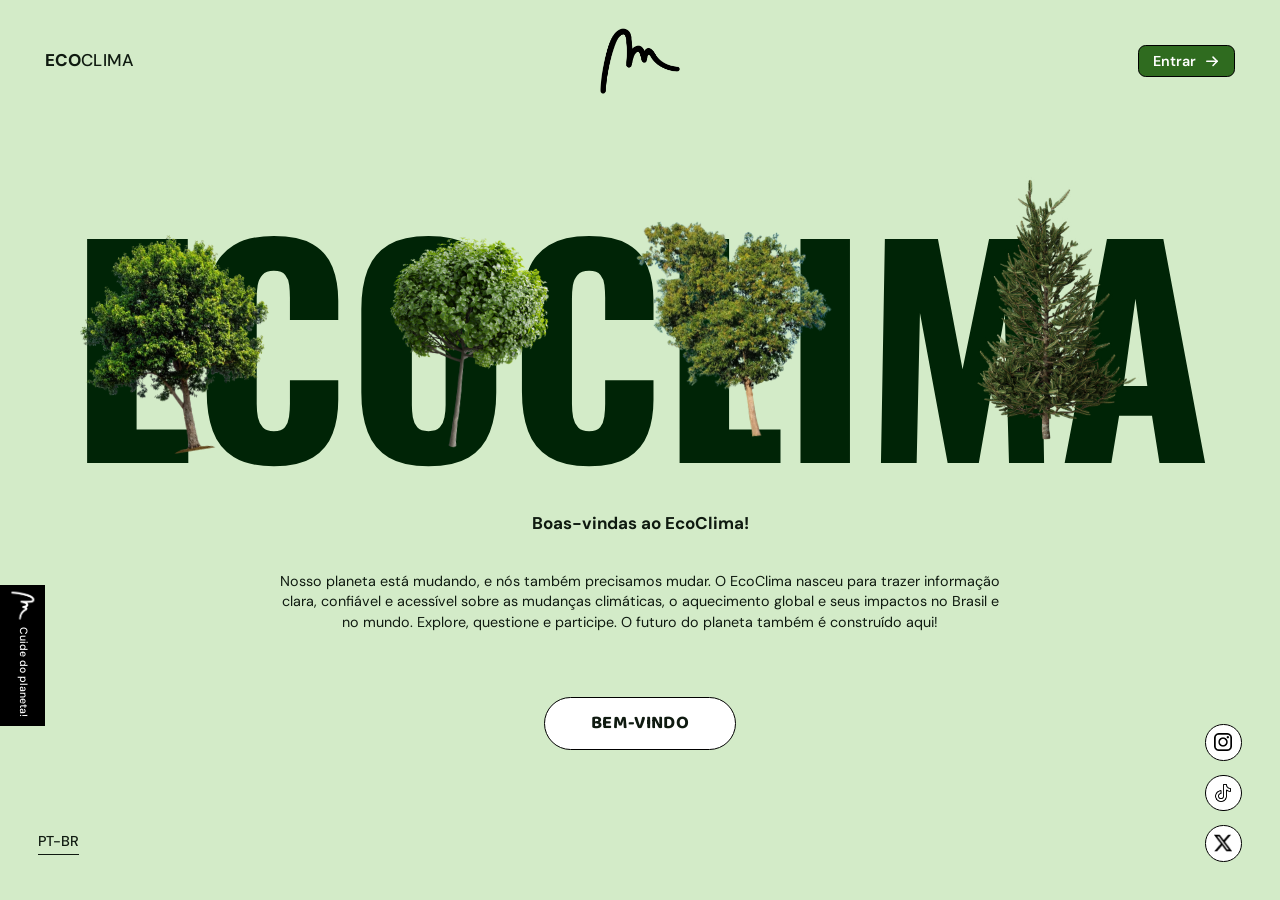
<file: index.html>
<!DOCTYPE html>
<html lang="pt-BR">
<head>
<meta charset="UTF-8">
<meta name="viewport" content="width=device-width, initial-scale=1.0">
<title>EcoClima — Boas-vindas</title>
<meta name="description" content="EcoClima — informação clara e confiável sobre as mudanças climáticas, o aquecimento global e seus impactos no Brasil e no mundo.">
<link rel="icon" href="imagens/Logo-preto.png">
<link rel="preconnect" href="https://fonts.googleapis.com">
<link rel="preconnect" href="https://fonts.gstatic.com" crossorigin>
<!-- Oswald: as letras gigantes · Baloo Bhai 2: o botão BEM-VINDO · DM Sans: o resto -->
<link href="https://fonts.googleapis.com/css2?family=Baloo+Bhai+2:wght@400..800&family=DM+Sans:opsz,wght@9..40,300..800&family=Oswald:wght@200..700&display=swap" rel="stylesheet">
<link rel="stylesheet" href="css/base.css">
<link rel="stylesheet" href="css/boas-vindas.css">
</head>
<body class="eco-corpo bv">

<!-- ============ TOPO ============ -->
<header class="bv__topo">
  <p class="bv__marca"><strong>ECO</strong>CLIMA</p>

  <p class="bv__logo">
    <img src="imagens/Logo-preto.png" alt="EcoClima">
  </p>

  <!-- o js/layout.js troca para "Ir para a Home" quando alguém já está logado -->
  <a class="bv__entrar" href="login.html" data-eco-entrar>
    <span data-rotulo>Entrar</span>
    <svg class="bv__seta" viewBox="0 0 24 24" aria-hidden="true">
      <path d="M4 12h15"></path>
      <path d="M13 6l6 6-6 6"></path>
    </svg>
  </a>
</header>

<!-- ============ MIOLO ============ -->
<main class="bv__miolo">

  <!-- a palavra é texto de verdade; as árvores são enfeite por cima -->
  <div class="bv__hero">
    <h1 class="bv__palavra">ECOCLIMA</h1>
    <img class="bv__arvore bv__arvore--1" src="imagens/Imagens-tela-boas-vindas/arvore-um.png" alt="">
    <img class="bv__arvore bv__arvore--2" src="imagens/Imagens-tela-boas-vindas/arvore-dois.png" alt="">
    <img class="bv__arvore bv__arvore--3" src="imagens/Imagens-tela-boas-vindas/arvore-tres.png" alt="">
    <img class="bv__arvore bv__arvore--4" src="imagens/Imagens-tela-boas-vindas/arvore-quatro.png" alt="">
  </div>

  <h2 class="bv__titulo">Boas-vindas ao EcoClima!</h2>

  <p class="bv__texto">
    Nosso planeta está mudando, e nós também precisamos mudar. O EcoClima nasceu para trazer
    informação clara, confiável e acessível sobre as mudanças climáticas, o aquecimento global
    e seus impactos no Brasil e no mundo. Explore, questione e participe. O futuro do planeta
    também é construído aqui!
  </p>

  <a class="bv__botao" href="home.html">BEM-VINDO</a>

</main>

<!-- ============ ETIQUETA LATERAL ============ -->
<aside class="bv__etiqueta">
  <img class="bv__etiqueta-logo" src="imagens/Logo-branco.png" alt="">
  <span class="bv__etiqueta-texto">Cuide do planeta!</span>
</aside>

<!-- ============ CANTOS DE BAIXO ============ -->
<!-- o seletor de idioma ainda não troca a língua do site -->
<button class="bv__idioma" type="button">PT-BR</button>

<ul class="bv__redes">
  <li>
    <a class="bv__rede" href="https://www.instagram.com" aria-label="Instagram">
      <img src="imagens/Imagens-tela-boas-vindas/Instagram-logo.png" alt="">
    </a>
  </li>
  <li>
    <a class="bv__rede" href="https://www.tiktok.com" aria-label="TikTok">
      <img src="imagens/Imagens-tela-boas-vindas/logo-tiktok.png" alt="">
    </a>
  </li>
  <li>
    <a class="bv__rede" href="https://x.com" aria-label="X">
      <img src="imagens/Imagens-tela-boas-vindas/Logo-X.png" alt="">
    </a>
  </li>
</ul>

<script src="js/layout.js"></script>
</body>
</html>
</file>
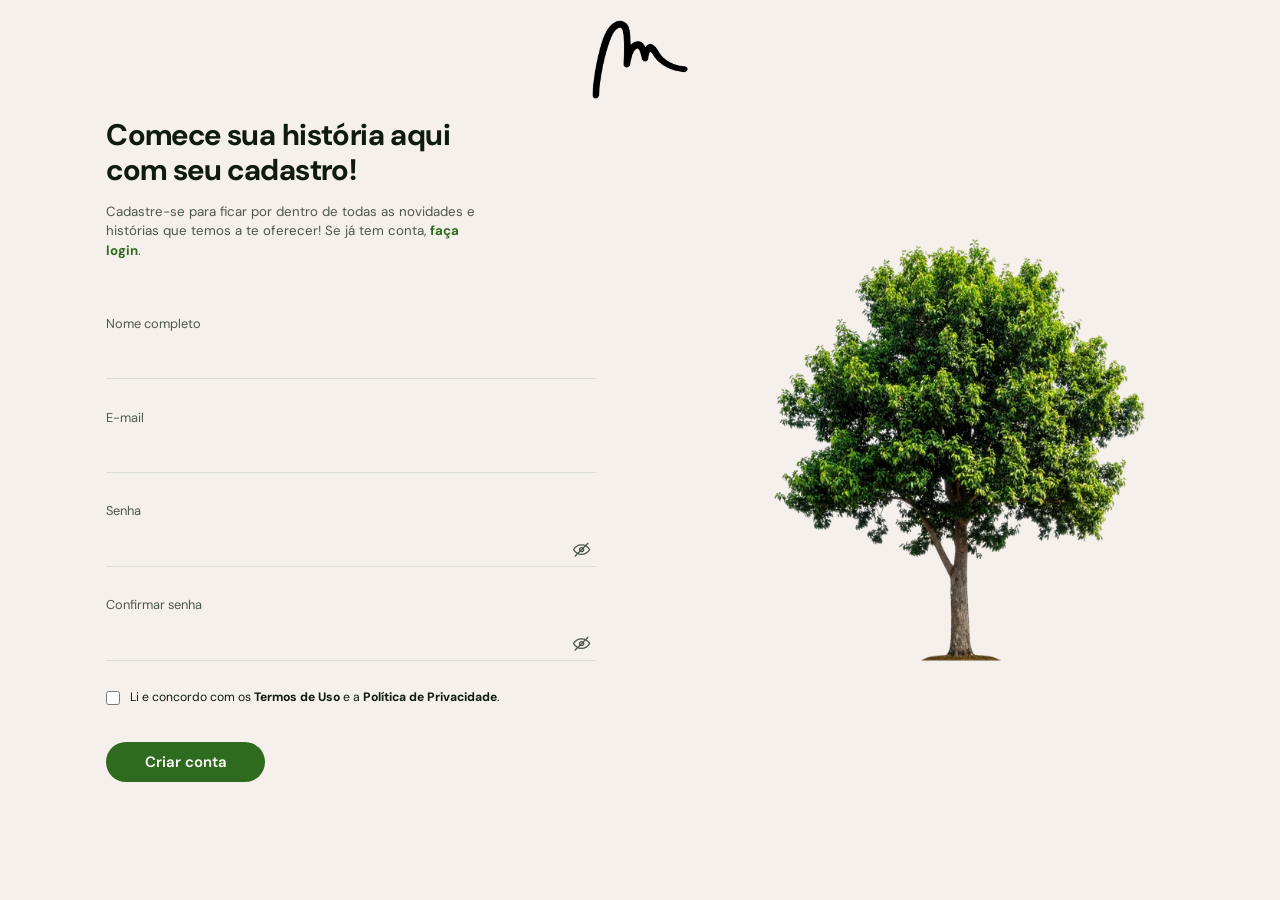
<file: cadastro.html>
<!DOCTYPE html>
<html lang="pt-BR">
<head>
<meta charset="UTF-8">
<meta name="viewport" content="width=device-width, initial-scale=1.0">
<title>EcoClima — Criar conta</title>
<meta name="description" content="Crie sua conta no EcoClima e acompanhe as novidades sobre meio ambiente e mudanças climáticas.">
<link rel="icon" href="imagens/Logo-preto.png">
<link rel="preconnect" href="https://fonts.googleapis.com">
<link rel="preconnect" href="https://fonts.gstatic.com" crossorigin>
<link href="https://fonts.googleapis.com/css2?family=Anton&family=Archivo:wdth,wght@62..125,100..900&family=DM+Sans:opsz,wght@9..40,300..800&display=swap" rel="stylesheet">
<link rel="stylesheet" href="css/base.css">
<link rel="stylesheet" href="css/auth.css">
</head>
<body class="eco-corpo">

<main class="auth auth--logo-pagina">

  <div class="auth__forma">
    <a class="auth__logo" href="home.html" aria-label="EcoClima — ir para a Home">
      <img src="imagens/Logo-preto.png" alt="EcoClima">
    </a>

    <div class="auth__conteudo">
      <h1 class="auth__titulo">Comece sua história aqui com seu cadastro!</h1>
      <p class="auth__texto">
        Cadastre-se para ficar por dentro de todas as novidades e histórias que temos a te
        oferecer! Se já tem conta, <a href="login.html">faça login</a>.
      </p>

      <form class="auth__form" id="formCadastro" novalidate>

        <div class="eco-campo" data-campo="nome">
          <label class="eco-campo__rotulo" for="nome">Nome completo</label>
          <input class="eco-campo__entrada" id="nome" name="nome" type="text"
                 autocomplete="name" aria-describedby="erro-nome">
          <p class="eco-campo__erro" id="erro-nome" aria-live="polite"></p>
        </div>

        <div class="eco-campo" data-campo="email">
          <label class="eco-campo__rotulo" for="email">E-mail</label>
          <input class="eco-campo__entrada" id="email" name="email" type="email"
                 autocomplete="email" aria-describedby="erro-email">
          <p class="eco-campo__erro" id="erro-email" aria-live="polite"></p>
        </div>

        <div class="eco-campo" data-campo="senha">
          <label class="eco-campo__rotulo" for="senha">Senha</label>
          <div class="auth__entrada-caixa">
            <input class="eco-campo__entrada" id="senha" name="senha" type="password"
                   autocomplete="new-password" aria-describedby="erro-senha forca-texto">
            <button class="auth__olho" type="button" data-olho="senha"
                    aria-label="Mostrar senha" aria-pressed="false">
              <svg class="eco-icone" viewBox="0 0 24 24" aria-hidden="true">
                <path d="M2 12s3.6-6 10-6 10 6 10 6-3.6 6-10 6-10-6-10-6z"></path>
                <circle cx="12" cy="12" r="2.6"></circle>
                <line class="auth__olho-corte" x1="4" y1="20" x2="20" y2="4"></line>
              </svg>
            </button>
          </div>

          <div class="auth__forca" id="forca" hidden>
            <div class="auth__forca-trilho"><span class="auth__forca-barra"></span></div>
            <p class="auth__forca-texto" id="forca-texto" aria-live="polite"></p>
          </div>

          <p class="eco-campo__erro" id="erro-senha" aria-live="polite"></p>
        </div>

        <div class="eco-campo" data-campo="confirmar">
          <label class="eco-campo__rotulo" for="confirmar">Confirmar senha</label>
          <div class="auth__entrada-caixa">
            <input class="eco-campo__entrada" id="confirmar" name="confirmar" type="password"
                   autocomplete="new-password" aria-describedby="erro-confirmar">
            <button class="auth__olho" type="button" data-olho="confirmar"
                    aria-label="Mostrar senha" aria-pressed="false">
              <svg class="eco-icone" viewBox="0 0 24 24" aria-hidden="true">
                <path d="M2 12s3.6-6 10-6 10 6 10 6-3.6 6-10 6-10-6-10-6z"></path>
                <circle cx="12" cy="12" r="2.6"></circle>
                <line class="auth__olho-corte" x1="4" y1="20" x2="20" y2="4"></line>
              </svg>
            </button>
          </div>
          <p class="eco-campo__erro" id="erro-confirmar" aria-live="polite"></p>
        </div>

        <div class="auth__termos" data-campo="termos">
          <label class="auth__termos-rotulo" for="termos">
            <input class="auth__caixa" id="termos" name="termos" type="checkbox"
                   aria-describedby="erro-termos">
            <!-- Termos de Uso e Política de Privacidade ainda não são links:
                 essas páginas nascem na Etapa 10 -->
            <span>Li e concordo com os <strong>Termos de Uso</strong> e a
              <strong>Política de Privacidade</strong>.</span>
          </label>
          <p class="eco-campo__erro" id="erro-termos" aria-live="polite"></p>
        </div>

        <button class="eco-btn eco-btn--principal auth__enviar" id="enviarCadastro" type="submit">
          <span data-rotulo>Criar conta</span>
        </button>

      </form>
    </div>
  </div>

  <div class="auth__midia auth__midia--arvore"></div>
</main>

<!-- ============ CARTÃO DE SUCESSO ============ -->
<div class="auth__sucesso" id="sucesso" hidden>
  <div class="auth__sucesso-cartao" role="dialog" aria-modal="true" aria-labelledby="sucessoTitulo">
    <svg class="auth__check" viewBox="0 0 60 60" aria-hidden="true">
      <circle class="auth__check-roda" cx="30" cy="30" r="26"></circle>
      <path class="auth__check-tique" d="M18 31.5 L26.5 40 L42 22"></path>
    </svg>
    <h2 class="auth__sucesso-titulo" id="sucessoTitulo">Conta criada!</h2>
    <p class="auth__sucesso-texto">Levando você para a Home em <span id="contagem">3</span>s</p>
    <button class="eco-btn eco-btn--principal" id="irAgora" type="button">Ir agora</button>
  </div>
</div>

<script src="js/layout.js"></script>
<script src="js/auth.js"></script>
</body>
</html>
</file>
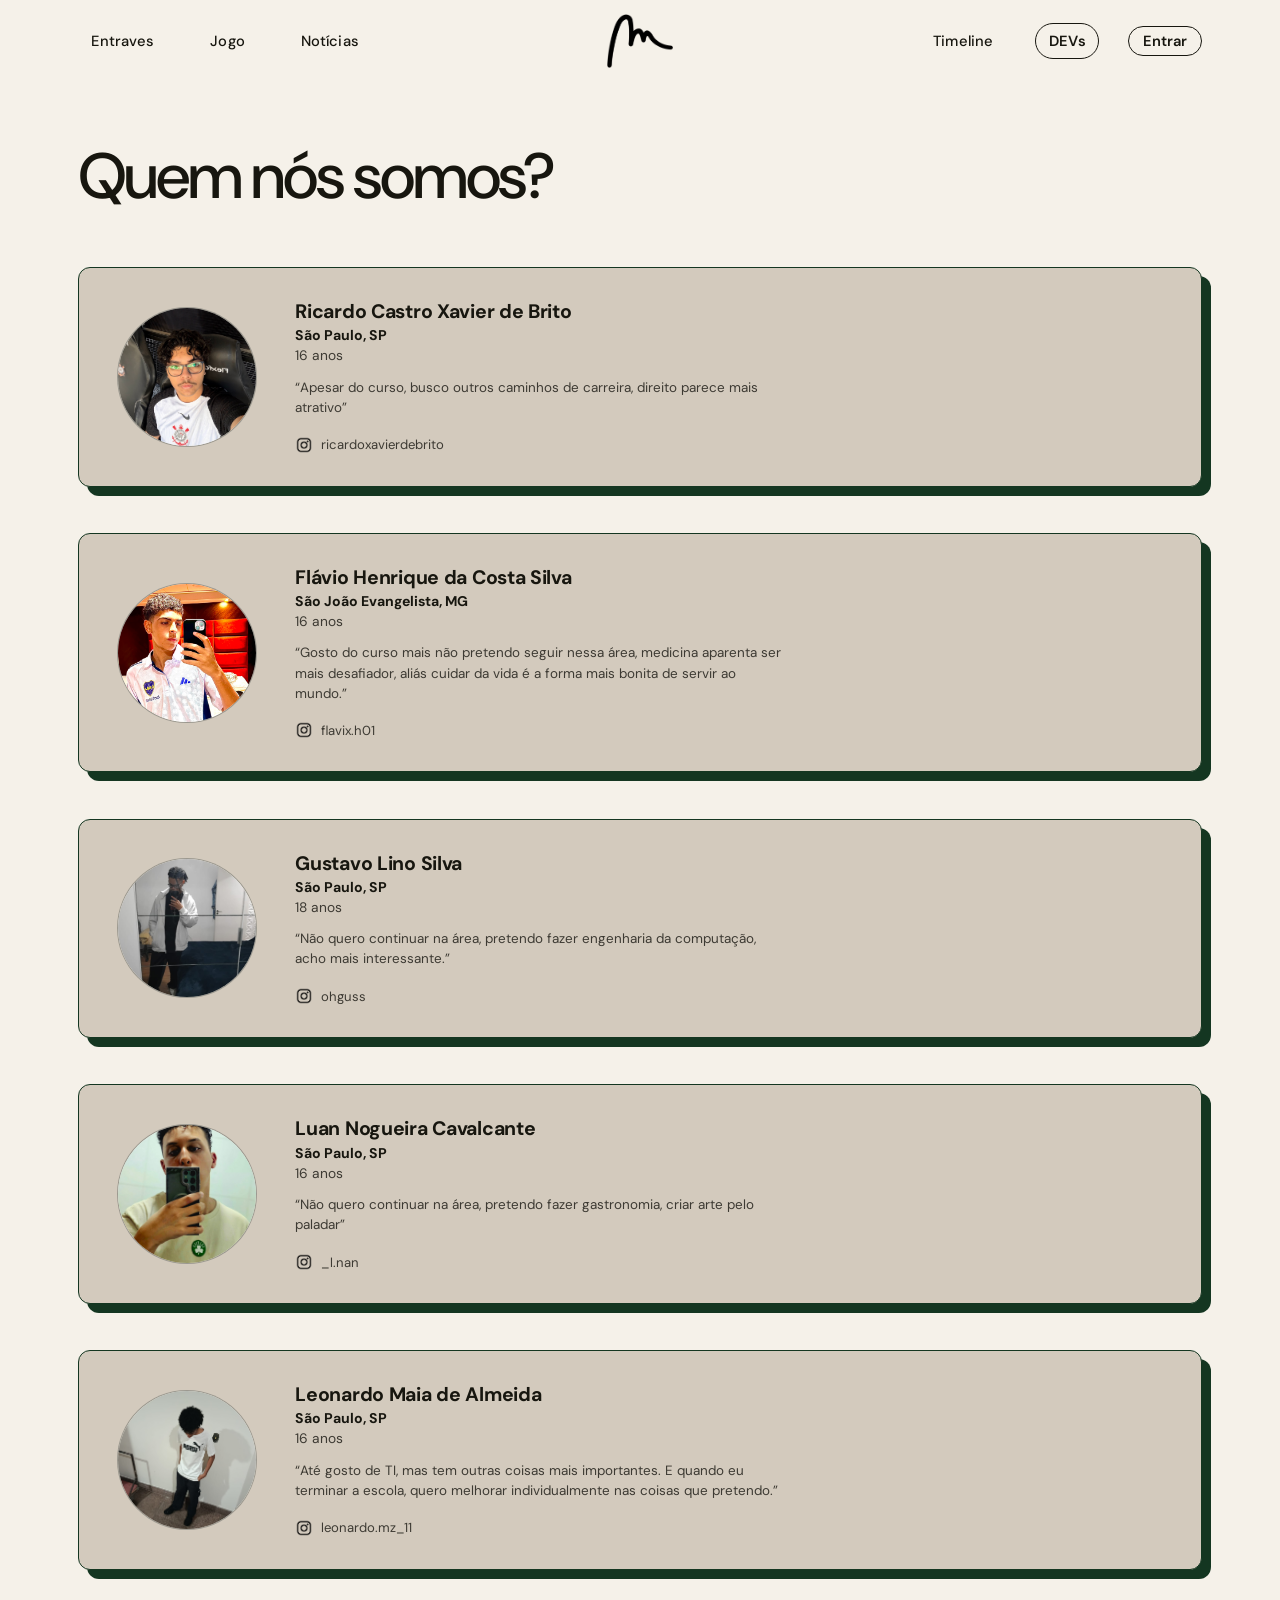
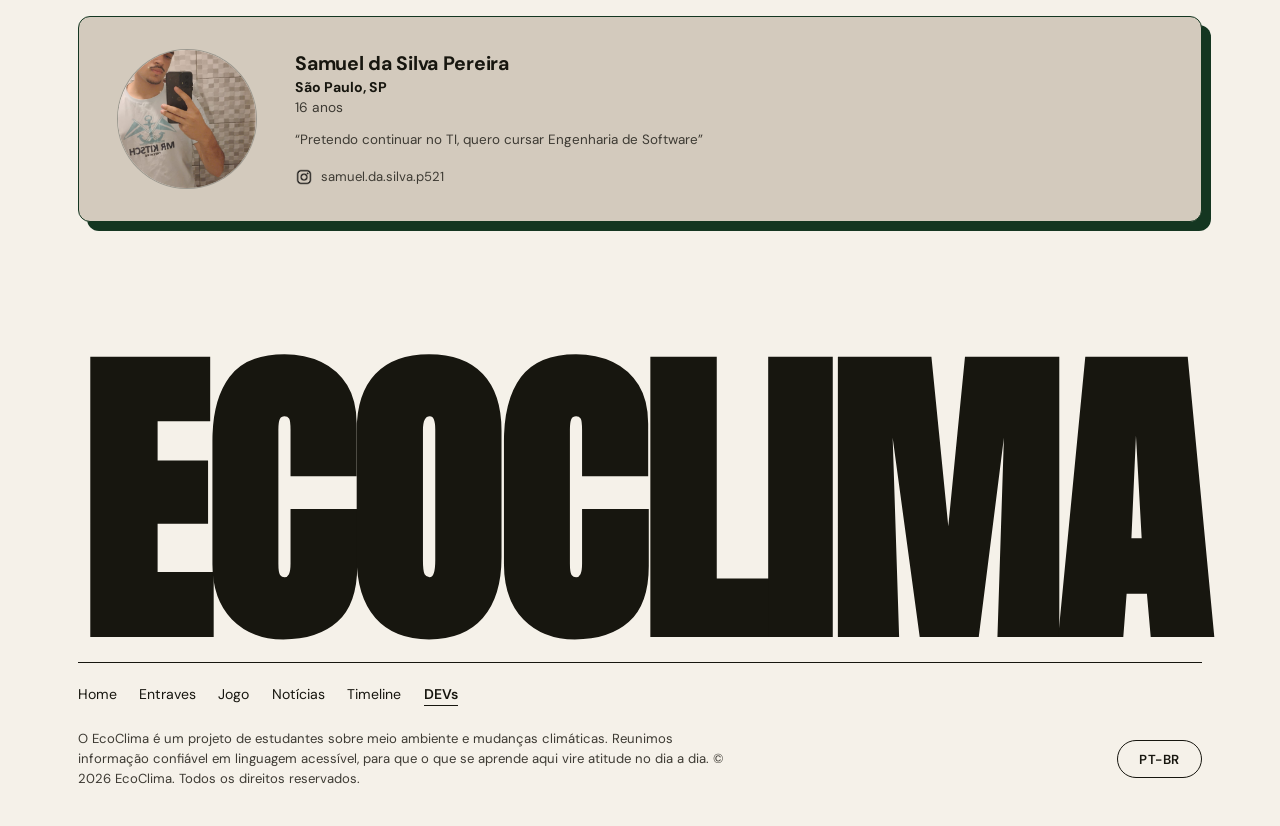
<file: dev.html>
<!DOCTYPE html>
<html lang="pt-BR">
<head>
<meta charset="UTF-8">
<meta name="viewport" content="width=device-width, initial-scale=1.0">
<title>EcoClima — DEVs</title>
<meta name="description" content="Quem nós somos: os estudantes por trás do EcoClima.">
<link rel="icon" href="imagens/Logo-preto.png">
<link rel="preconnect" href="https://fonts.googleapis.com">
<link rel="preconnect" href="https://fonts.gstatic.com" crossorigin>
<link href="https://fonts.googleapis.com/css2?family=Anton&family=Archivo:wdth,wght@62..125,100..900&family=DM+Sans:opsz,wght@9..40,300..800&display=swap" rel="stylesheet">
<script>document.documentElement.classList.add("js");</script>
<!-- base.css traz as variáveis e os componentes eco-; style.css traz a identidade
     (navbar, footer); dev.css só o que é desta página -->
<link rel="stylesheet" href="css/base.css">
<link rel="stylesheet" href="style.css">
<link rel="stylesheet" href="dev.css">
</head>
<body>

<!-- ============ NAVBAR ============ -->
<!-- montada por js/layout.js -->
<div data-eco-cabecalho></div>

<!-- ============ DEVS ============ -->
<main class="devs" id="top" data-nav="dark">
  <div class="wrap">
    <h1 class="devs__title reveal-up">Quem nós somos?</h1>

    <ul class="devs__list">

      <li class="dev-card reveal-up">
        <img class="dev-card__photo" src="imagens/Imagens-tela-devs/Imagem-DEV-Ricardo.jpg" alt="Foto de Ricardo Castro Xavier de Brito" loading="lazy">
        <div class="dev-card__info">
          <h2 class="dev-card__name">Ricardo Castro Xavier de Brito</h2>
          <p class="dev-card__place">São Paulo, SP</p>
          <p class="dev-card__age">16 anos</p>
          <blockquote class="dev-card__quote">“Apesar do curso, busco outros caminhos de carreira, direito parece mais atrativo”</blockquote>
          <p class="dev-card__social">
            <img class="dev-card__ig" src="imagens/Imagens-tela-devs/logo-instagram.png" alt="Instagram" loading="lazy">
            <span>ricardoxavierdebrito</span>
          </p>
        </div>
      </li>

      <li class="dev-card reveal-up">
        <img class="dev-card__photo" src="imagens/Imagens-tela-devs/Imagem-DEV-Flavio.jpeg" alt="Foto de Flávio Henrique da Costa Silva" loading="lazy">
        <div class="dev-card__info">
          <h2 class="dev-card__name">Flávio Henrique da Costa Silva</h2>
          <p class="dev-card__place">São João Evangelista, MG</p>
          <p class="dev-card__age">16 anos</p>
          <blockquote class="dev-card__quote">“Gosto do curso mais não pretendo seguir nessa área, medicina aparenta ser mais desafiador, aliás cuidar da vida é a forma mais bonita de servir ao mundo.”</blockquote>
          <p class="dev-card__social">
            <img class="dev-card__ig" src="imagens/Imagens-tela-devs/logo-instagram.png" alt="Instagram" loading="lazy">
            <span>flavix.h01</span>
          </p>
        </div>
      </li>

      <li class="dev-card reveal-up">
        <img class="dev-card__photo" src="imagens/Imagens-tela-devs/Imagem-DEV-Gustavo.jpeg" alt="Foto de Gustavo Lino Silva" loading="lazy">
        <div class="dev-card__info">
          <h2 class="dev-card__name">Gustavo Lino Silva</h2>
          <p class="dev-card__place">São Paulo, SP</p>
          <p class="dev-card__age">18 anos</p>
          <blockquote class="dev-card__quote">“Não quero continuar na área, pretendo fazer engenharia da computação, acho mais interessante.”</blockquote>
          <p class="dev-card__social">
            <img class="dev-card__ig" src="imagens/Imagens-tela-devs/logo-instagram.png" alt="Instagram" loading="lazy">
            <span>ohguss</span>
          </p>
        </div>
      </li>

      <li class="dev-card reveal-up">
        <img class="dev-card__photo" src="imagens/Imagens-tela-devs/Imagem-DEV-Luan.jpeg" alt="Foto de Luan Nogueira Cavalcante" loading="lazy">
        <div class="dev-card__info">
          <h2 class="dev-card__name">Luan Nogueira Cavalcante</h2>
          <p class="dev-card__place">São Paulo, SP</p>
          <p class="dev-card__age">16 anos</p>
          <blockquote class="dev-card__quote">“Não quero continuar na área, pretendo fazer gastronomia, criar arte pelo paladar”</blockquote>
          <p class="dev-card__social">
            <img class="dev-card__ig" src="imagens/Imagens-tela-devs/logo-instagram.png" alt="Instagram" loading="lazy">
            <span>_l.nan</span>
          </p>
        </div>
      </li>

      <li class="dev-card reveal-up">
        <img class="dev-card__photo" src="imagens/Imagens-tela-devs/Imagem-DEV-Leonardo.jpeg" alt="Foto de Leonardo Maia de Almeida" loading="lazy">
        <div class="dev-card__info">
          <h2 class="dev-card__name">Leonardo Maia de Almeida</h2>
          <p class="dev-card__place">São Paulo, SP</p>
          <p class="dev-card__age">16 anos</p>
          <blockquote class="dev-card__quote">“Até gosto de TI, mas tem outras coisas mais importantes. E quando eu terminar a escola, quero melhorar individualmente nas coisas que pretendo.”</blockquote>
          <p class="dev-card__social">
            <img class="dev-card__ig" src="imagens/Imagens-tela-devs/logo-instagram.png" alt="Instagram" loading="lazy">
            <span>leonardo.mz_11</span>
          </p>
        </div>
      </li>

      <li class="dev-card reveal-up">
        <img class="dev-card__photo" src="imagens/Imagens-tela-devs/Imagem-DEV-Samuel.jpeg" alt="Foto de Samuel da Silva Pereira" loading="lazy">
        <div class="dev-card__info">
          <h2 class="dev-card__name">Samuel da Silva Pereira</h2>
          <p class="dev-card__place">São Paulo, SP</p>
          <p class="dev-card__age">16 anos</p>
          <blockquote class="dev-card__quote">“Pretendo continuar no TI, quero cursar Engenharia de Software”</blockquote>
          <p class="dev-card__social">
            <img class="dev-card__ig" src="imagens/Imagens-tela-devs/logo-instagram.png" alt="Instagram" loading="lazy">
            <span>samuel.da.silva.p521</span>
          </p>
        </div>
      </li>

    </ul>
  </div>
</main>

<!-- ============ FOOTER ============ -->
<!-- montado por js/layout.js -->
<div data-eco-rodape></div>

<!-- layout.js vem antes: o script.js precisa achar o cabeçalho já no lugar -->
<script src="js/layout.js"></script>
<script src="script.js"></script>
<script src="dev.js"></script>
</body>
</html>
</file>
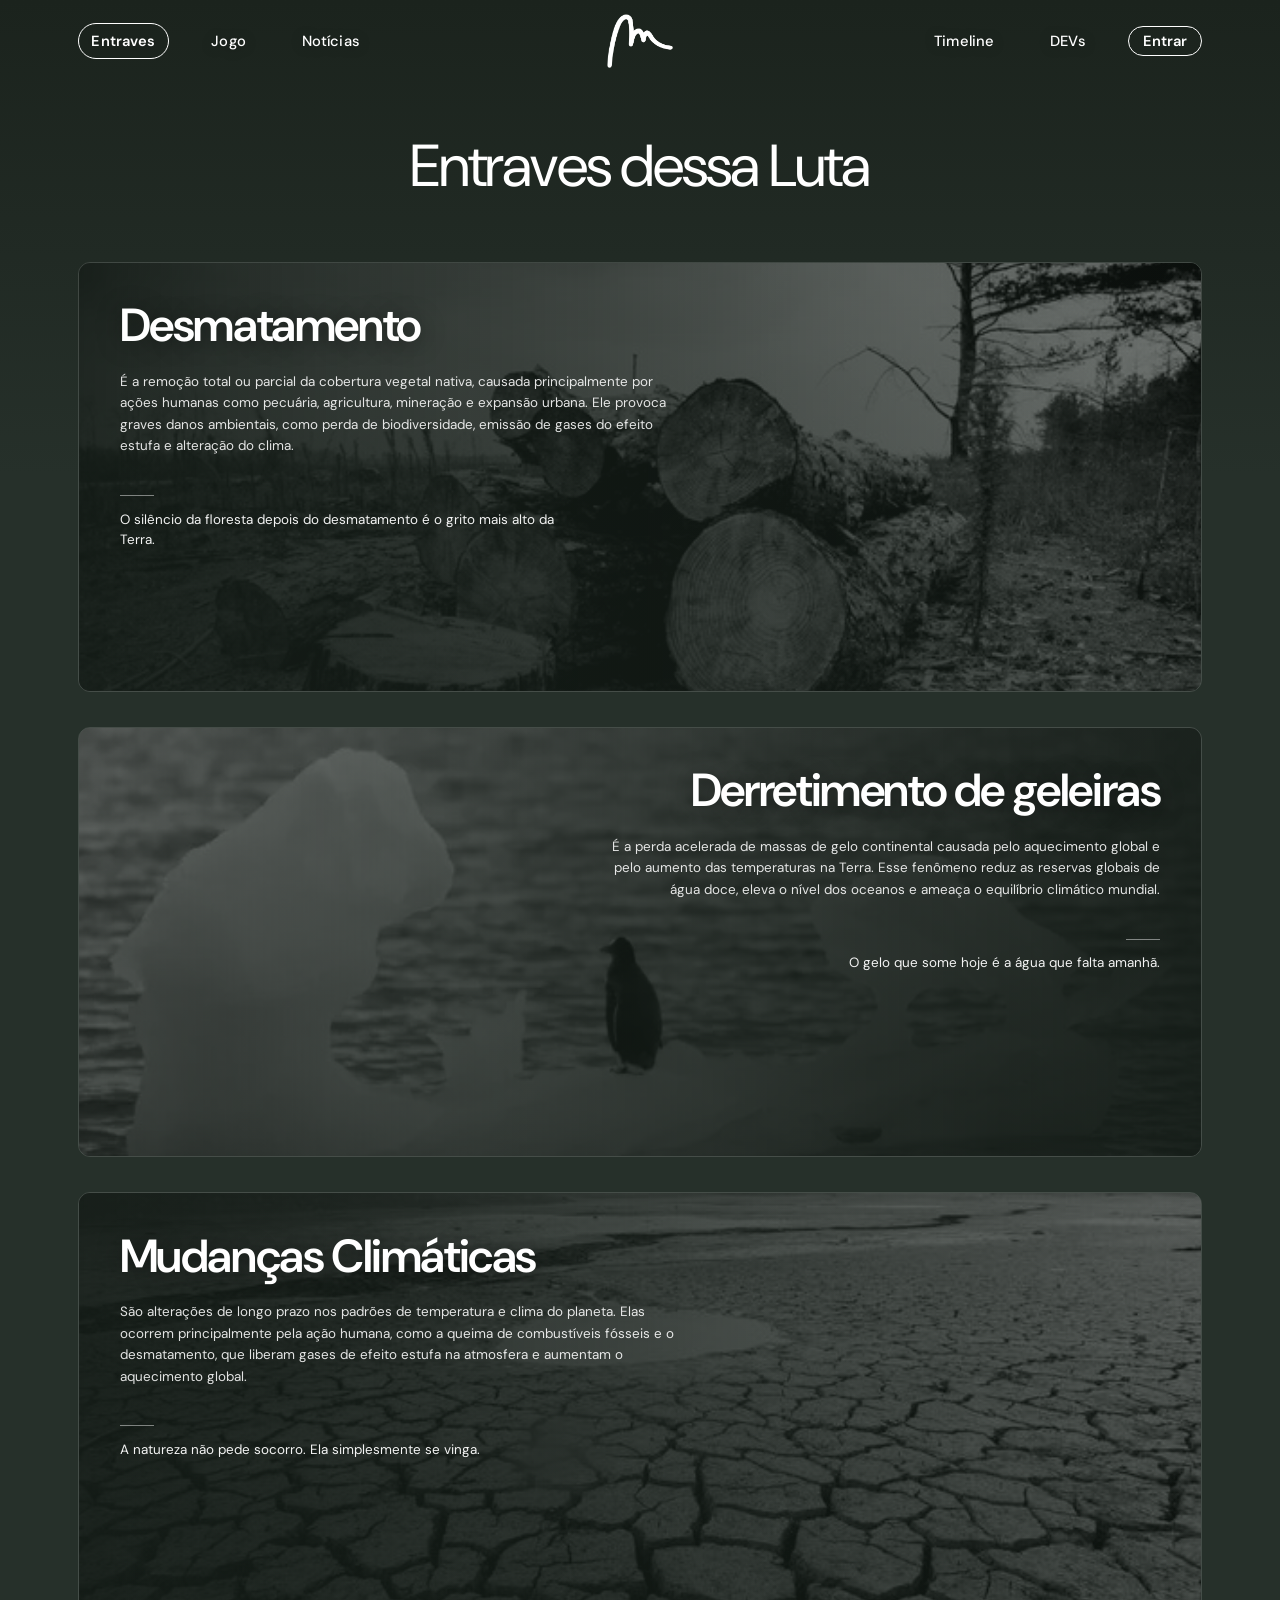
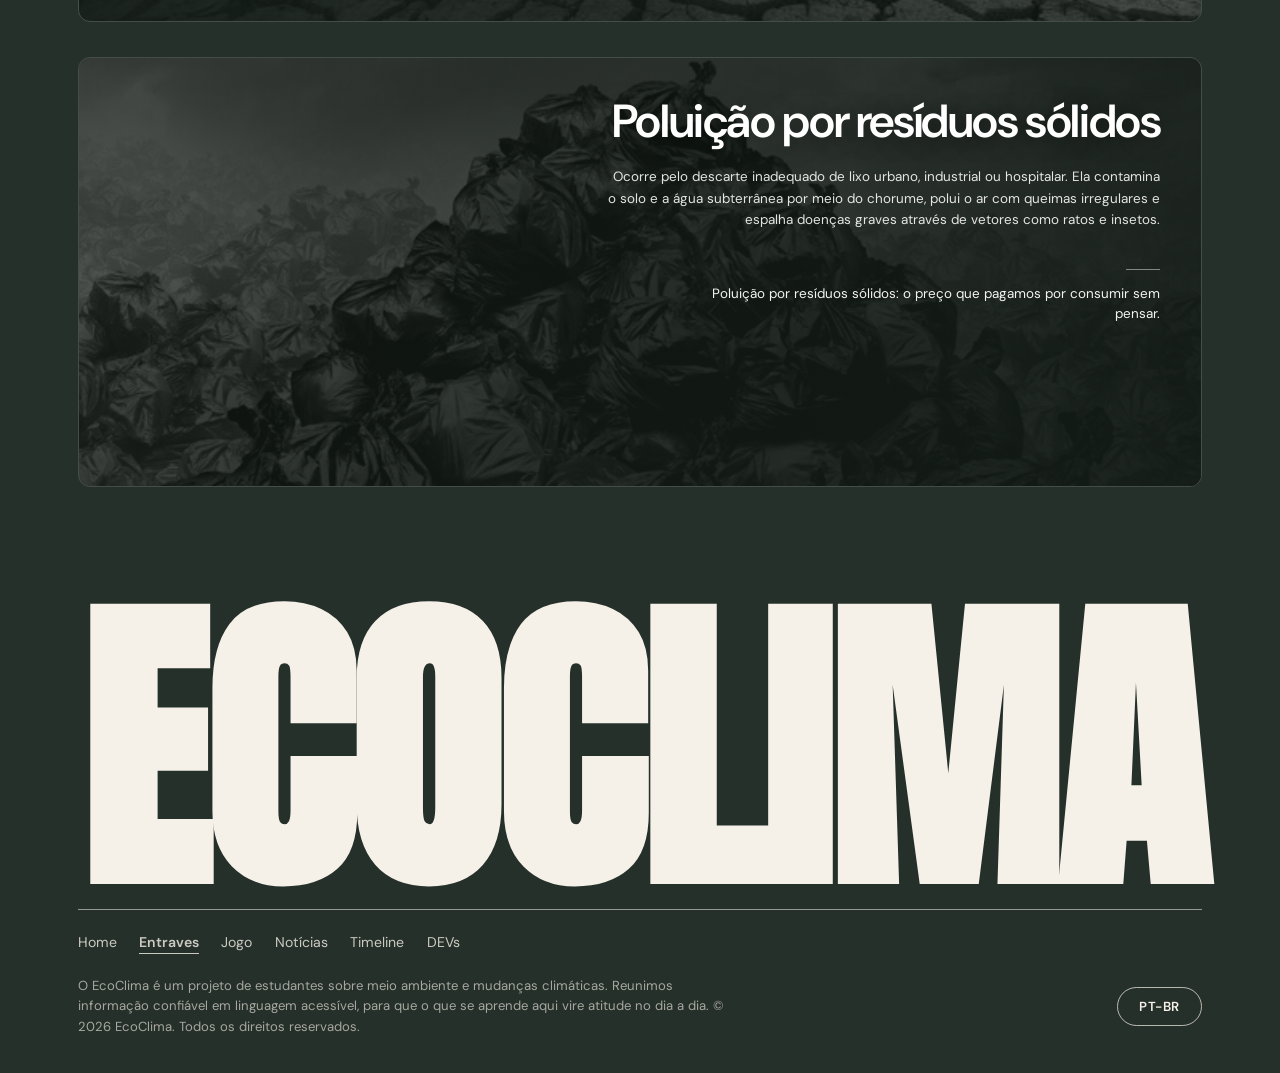
<file: entraves.html>
<!DOCTYPE html>
<html lang="pt-BR">
<head>
<meta charset="UTF-8">
<meta name="viewport" content="width=device-width, initial-scale=1.0">
<title>EcoClima — Entraves dessa Luta</title>
<meta name="description" content="Os principais entraves ambientais: desmatamento, derretimento de geleiras, mudanças climáticas e poluição por resíduos sólidos.">
<link rel="icon" href="imagens/Logo-preto.png">
<link rel="preconnect" href="https://fonts.googleapis.com">
<link rel="preconnect" href="https://fonts.gstatic.com" crossorigin>
<link href="https://fonts.googleapis.com/css2?family=Anton&family=Archivo:wdth,wght@62..125,100..900&family=DM+Sans:opsz,wght@9..40,300..800&display=swap" rel="stylesheet">
<script>document.documentElement.classList.add("js");</script>
<!-- base.css traz as variáveis e os componentes eco-; style.css traz a identidade
     (navbar, footer); entraves.css só o que é desta página -->
<link rel="stylesheet" href="css/base.css">
<link rel="stylesheet" href="style.css">
<link rel="stylesheet" href="entraves.css">
</head>
<body class="pagina-escura">

<!-- ============ NAVBAR ============ -->
<!-- montada por js/layout.js -->
<div data-eco-cabecalho></div>

<!-- ============ ENTRAVES ============ -->
<main class="entraves" id="top" data-nav="light">
  <div class="wrap">
    <h1 class="entraves__title reveal-up">Entraves dessa Luta</h1>

    <ul class="entraves__list">

      <li class="entrave entrave--esq reveal-up">
        <article class="entrave__card">
          <img class="entrave__img" src="imagens/Imagem-tela-entraves/Imagem-desmatamento-entraves.jpg" alt="Troncos de árvores derrubadas em área desmatada" loading="lazy">
          <div class="entrave__veil" aria-hidden="true"></div>
          <div class="entrave__body">
            <h2 class="entrave__title">Desmatamento</h2>
            <p class="entrave__text">É a remoção total ou parcial da cobertura vegetal nativa, causada principalmente por ações humanas como pecuária, agricultura, mineração e expansão urbana. Ele provoca graves danos ambientais, como perda de biodiversidade, emissão de gases do efeito estufa e alteração do clima.</p>
            <p class="entrave__quote">O silêncio da floresta depois do desmatamento é o grito mais alto da Terra.</p>
          </div>
        </article>
      </li>

      <li class="entrave entrave--dir reveal-up">
        <article class="entrave__card">
          <img class="entrave__img" src="imagens/Imagem-tela-entraves/Imagem-derretimento-entraves.jpg" alt="Pinguim sobre bloco de gelo em degelo" loading="lazy">
          <div class="entrave__veil" aria-hidden="true"></div>
          <div class="entrave__body">
            <h2 class="entrave__title">Derretimento de geleiras</h2>
            <p class="entrave__text">É a perda acelerada de massas de gelo continental causada pelo aquecimento global e pelo aumento das temperaturas na Terra. Esse fenômeno reduz as reservas globais de água doce, eleva o nível dos oceanos e ameaça o equilíbrio climático mundial.</p>
            <p class="entrave__quote">O gelo que some hoje é a água que falta amanhã.</p>
          </div>
        </article>
      </li>

      <li class="entrave entrave--esq reveal-up">
        <article class="entrave__card">
          <img class="entrave__img" src="imagens/Imagem-tela-entraves/Imagem-secas-entraves.jpg" alt="Solo rachado por seca prolongada" loading="lazy">
          <div class="entrave__veil" aria-hidden="true"></div>
          <div class="entrave__body">
            <h2 class="entrave__title">Mudanças Climáticas</h2>
            <p class="entrave__text">São alterações de longo prazo nos padrões de temperatura e clima do planeta. Elas ocorrem principalmente pela ação humana, como a queima de combustíveis fósseis e o desmatamento, que liberam gases de efeito estufa na atmosfera e aumentam o aquecimento global.</p>
            <p class="entrave__quote">A natureza não pede socorro. Ela simplesmente se vinga.</p>
          </div>
        </article>
      </li>

      <li class="entrave entrave--dir reveal-up">
        <article class="entrave__card">
          <img class="entrave__img" src="imagens/Imagem-tela-entraves/Imagem-solidos-entraves.jpg" alt="Montanha de sacos de lixo em descarte irregular" loading="lazy">
          <div class="entrave__veil" aria-hidden="true"></div>
          <div class="entrave__body">
            <h2 class="entrave__title">Poluição por resíduos sólidos</h2>
            <p class="entrave__text">Ocorre pelo descarte inadequado de lixo urbano, industrial ou hospitalar. Ela contamina o solo e a água subterrânea por meio do chorume, polui o ar com queimas irregulares e espalha doenças graves através de vetores como ratos e insetos.</p>
            <p class="entrave__quote">Poluição por resíduos sólidos: o preço que pagamos por consumir sem pensar.</p>
          </div>
        </article>
      </li>

    </ul>
  </div>
</main>

<!-- ============ FOOTER ============ -->
<!-- montado por js/layout.js; "escuro" porque esta página tem fundo escuro -->
<div data-eco-rodape data-variante="escuro"></div>

<!-- layout.js vem antes: o script.js precisa achar o cabeçalho já no lugar -->
<script src="js/layout.js"></script>
<script src="script.js"></script>
<script src="entraves.js"></script>
</body>
</html>
</file>
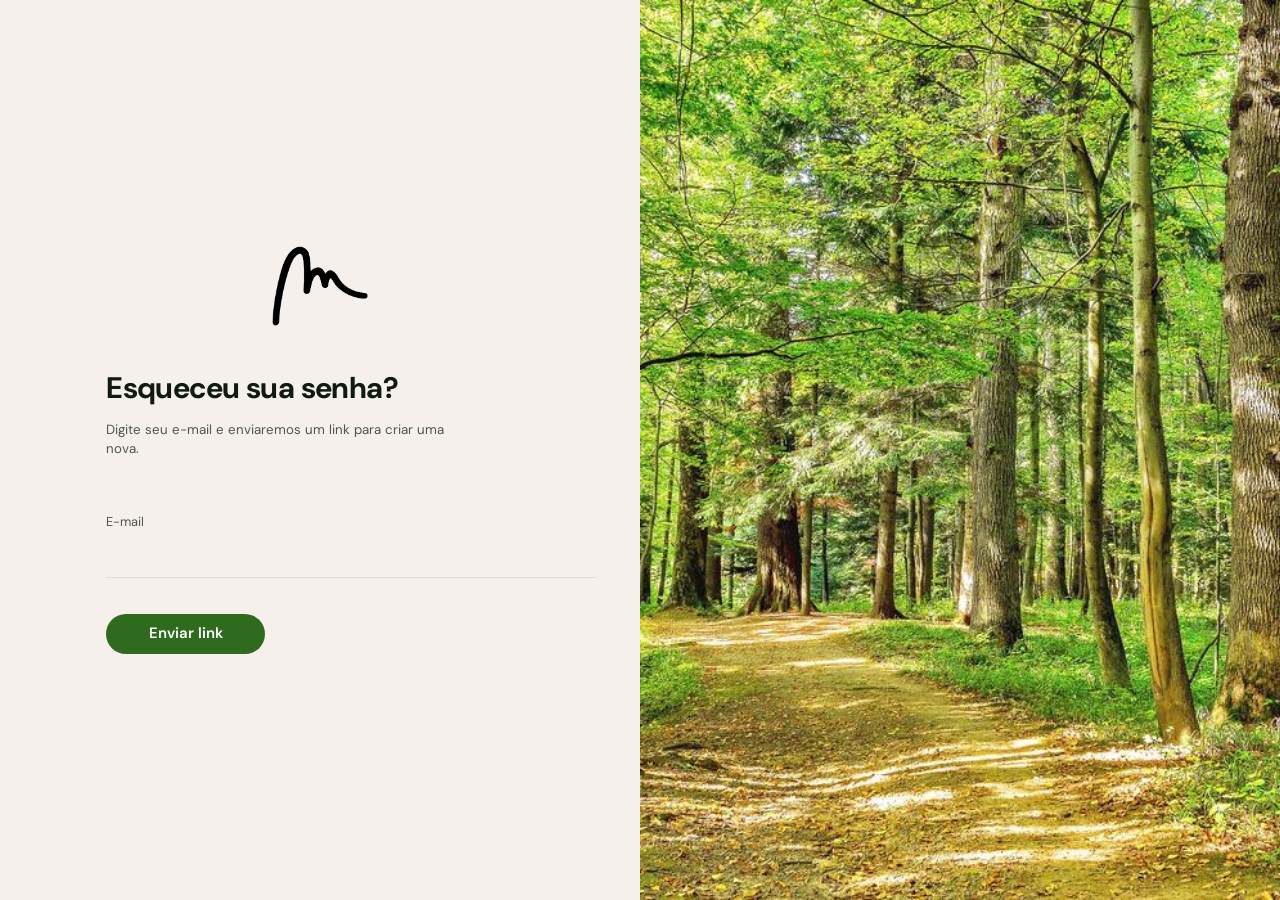
<file: esqueci-senha.html>
<!DOCTYPE html>
<html lang="pt-BR">
<head>
<meta charset="UTF-8">
<meta name="viewport" content="width=device-width, initial-scale=1.0">
<title>EcoClima — Esqueci minha senha</title>
<meta name="description" content="Receba um link para criar uma nova senha no EcoClima.">
<link rel="icon" href="imagens/Logo-preto.png">
<link rel="preconnect" href="https://fonts.googleapis.com">
<link rel="preconnect" href="https://fonts.gstatic.com" crossorigin>
<link href="https://fonts.googleapis.com/css2?family=Anton&family=Archivo:wdth,wght@62..125,100..900&family=DM+Sans:opsz,wght@9..40,300..800&display=swap" rel="stylesheet">
<link rel="stylesheet" href="css/base.css">
<link rel="stylesheet" href="css/auth.css">
</head>
<body class="eco-corpo">

<main class="auth">

  <div class="auth__forma">
    <a class="auth__logo" href="home.html" aria-label="EcoClima — ir para a Home">
      <img src="imagens/Logo-preto.png" alt="EcoClima">
    </a>

    <div class="auth__conteudo">
      <h1 class="auth__titulo" id="tituloEsqueci">Esqueceu sua senha?</h1>
      <p class="auth__texto" id="textoEsqueci">
        Digite seu e-mail e enviaremos um link para criar uma nova.
      </p>

      <form class="auth__form" id="formEsqueci" novalidate>
        <div class="eco-campo" data-campo="email">
          <label class="eco-campo__rotulo" for="email">E-mail</label>
          <input class="eco-campo__entrada" id="email" name="email" type="email"
                 autocomplete="email" aria-describedby="erro-email">
          <p class="eco-campo__erro" id="erro-email" aria-live="polite"></p>
        </div>

        <button class="eco-btn eco-btn--principal auth__enviar" id="enviarEsqueci" type="submit">
          <span data-rotulo>Enviar link</span>
        </button>
      </form>

      <!-- aparece no lugar do formulário depois do envio -->
      <div class="auth__enviado" id="enviado" hidden>
        <!-- tabindex="-1" só para o JS poder mandar o foco para cá
             depois do envio; o Tab não para neste parágrafo -->
        <p class="auth__enviado-texto" id="enviadoTexto" tabindex="-1"></p>
        <button class="eco-btn eco-btn--secundario" id="reenviar" type="button">Reenviar link</button>
        <a class="auth__link-menor" href="login.html">Voltar para o login</a>
      </div>
    </div>
  </div>

  <div class="auth__midia auth__midia--foto"></div>
</main>

<script src="js/layout.js"></script>
<script src="js/auth.js"></script>
</body>
</html>
</file>
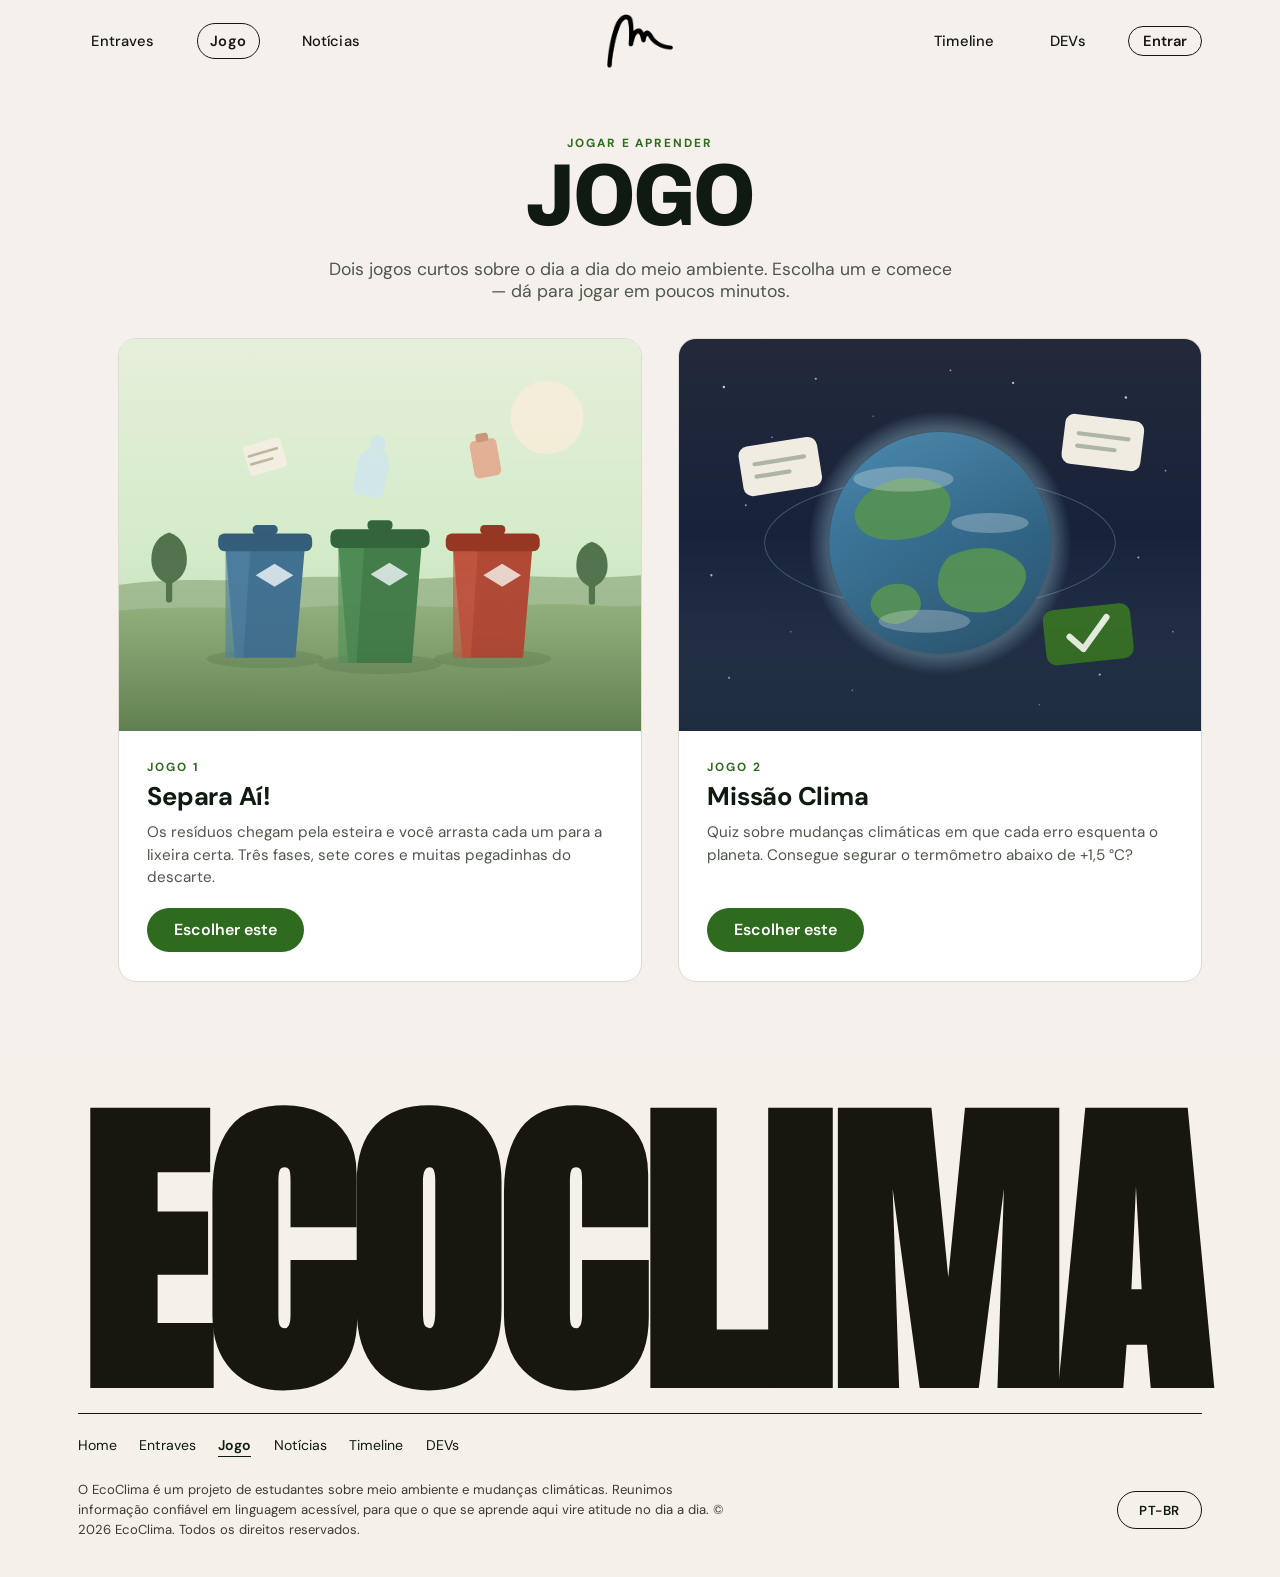
<file: jogo.html>
<!DOCTYPE html>
<html lang="pt-BR">
<head>
<meta charset="UTF-8">
<meta name="viewport" content="width=device-width, initial-scale=1.0">
<title>EcoClima — Jogo</title>
<meta name="description" content="Dois jogos rápidos para aprender sobre meio ambiente: a coleta seletiva e o quiz do clima. Escolha um e jogue.">
<link rel="icon" href="imagens/Logo-preto.png">
<link rel="preconnect" href="https://fonts.googleapis.com">
<link rel="preconnect" href="https://fonts.gstatic.com" crossorigin>
<link href="https://fonts.googleapis.com/css2?family=Anton&family=Archivo:wdth,wght@62..125,100..900&family=DM+Sans:opsz,wght@9..40,300..800&display=swap" rel="stylesheet">
<script>document.documentElement.classList.add("js");</script>
<!-- base.css traz as variáveis e os componentes eco-; style.css traz a identidade
     (navbar, footer); css/jogo.css só o que é desta página -->
<link rel="stylesheet" href="css/base.css">
<link rel="stylesheet" href="style.css">
<link rel="stylesheet" href="css/jogo.css">
</head>
<body class="jg-pagina">

<!-- ============ NAVBAR ============ -->
<!-- montada por js/layout.js -->
<div data-eco-cabecalho></div>

<main id="top">

  <!-- ============ TOPO ============ -->
  <header class="jg-topo">
    <div class="wrap">
      <p class="jg-etiqueta">Jogar e aprender</p>
      <h1 class="jg-topo__titulo">JOGO</h1>
      <p class="jg-topo__texto">
        Dois jogos curtos sobre o dia a dia do meio ambiente. Escolha um
        e comece — dá para jogar em poucos minutos.
      </p>
    </div>
  </header>

  <!-- ============ OS DOIS JOGOS ============ -->
  <div class="wrap">
    <ul class="jg-escolha">

      <li class="jg-card reveal-up">
        <div class="jg-card__moldura">
          <img class="jg-card__capa" src="imagens/Imagens-tela-jogo/jogo-coleta.svg"
               alt="Ilustração de três lixeiras de coleta seletiva lado a lado, com embalagens caindo dentro delas"
               width="1000" height="750">
        </div>
        <div class="jg-card__corpo">
          <p class="jg-etiqueta">Jogo 1</p>
          <h2 class="jg-card__titulo">
            <a class="jg-card__link" href="jogo-coleta.html">Separa Aí!</a>
          </h2>
          <p class="jg-card__texto">
            Os resíduos chegam pela esteira e você arrasta cada um para a lixeira
            certa. Três fases, sete cores e muitas pegadinhas do descarte.
          </p>
          <p class="jg-card__botao">
            <span class="eco-btn eco-btn--principal">Escolher este</span>
          </p>
        </div>
      </li>

      <li class="jg-card reveal-up">
        <div class="jg-card__moldura">
          <img class="jg-card__capa" src="imagens/Imagens-tela-jogo/jogo-quiz.svg"
               alt="Ilustração do planeta Terra visto do espaço, com três cartas de resposta flutuando ao redor"
               width="1000" height="750">
        </div>
        <div class="jg-card__corpo">
          <p class="jg-etiqueta">Jogo 2</p>
          <h2 class="jg-card__titulo">
            <a class="jg-card__link" href="jogo-quiz.html">Missão Clima</a>
          </h2>
          <p class="jg-card__texto">
            Quiz sobre mudanças climáticas em que cada erro esquenta o planeta.
            Consegue segurar o termômetro abaixo de +1,5 °C?
          </p>
          <p class="jg-card__botao">
            <span class="eco-btn eco-btn--principal">Escolher este</span>
          </p>
        </div>
      </li>

    </ul>
  </div>

</main>

<!-- ============ FOOTER ============ -->
<!-- montado por js/layout.js -->
<div data-eco-rodape></div>

<!-- layout.js vem antes: o script.js precisa achar o cabeçalho já no lugar -->
<script src="js/layout.js"></script>
<script src="script.js"></script>
</body>
</html>
</file>
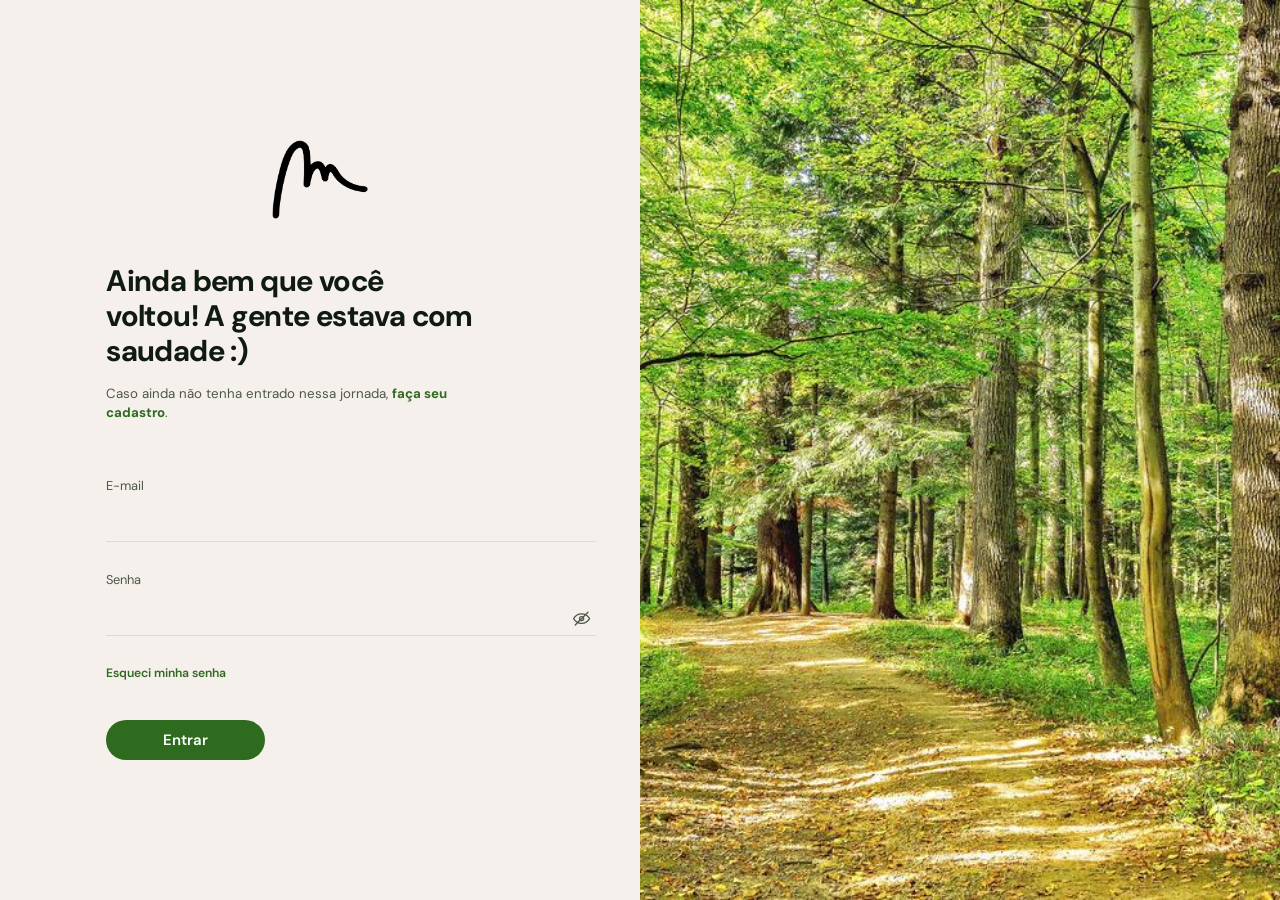
<file: login.html>
<!DOCTYPE html>
<html lang="pt-BR">
<head>
<meta charset="UTF-8">
<meta name="viewport" content="width=device-width, initial-scale=1.0">
<title>EcoClima — Entrar</title>
<meta name="description" content="Entre na sua conta do EcoClima.">
<link rel="icon" href="imagens/Logo-preto.png">
<link rel="preconnect" href="https://fonts.googleapis.com">
<link rel="preconnect" href="https://fonts.gstatic.com" crossorigin>
<link href="https://fonts.googleapis.com/css2?family=Anton&family=Archivo:wdth,wght@62..125,100..900&family=DM+Sans:opsz,wght@9..40,300..800&display=swap" rel="stylesheet">
<link rel="stylesheet" href="css/base.css">
<link rel="stylesheet" href="css/auth.css">
</head>
<body class="eco-corpo">

<main class="auth">

  <div class="auth__forma">
    <a class="auth__logo" href="home.html" aria-label="EcoClima — ir para a Home">
      <img src="imagens/Logo-preto.png" alt="EcoClima">
    </a>

    <div class="auth__conteudo">
      <!-- espaço que não quebra antes do sorriso: assim ele nunca
           cai sozinho numa linha só dele -->
      <h1 class="auth__titulo">Ainda bem que você voltou! A gente estava com saudade&nbsp;:)</h1>
      <p class="auth__texto">
        Caso ainda não tenha entrado nessa jornada,
        <a href="cadastro.html">faça seu cadastro</a>.
      </p>

      <form class="auth__form" id="formLogin" novalidate>

        <div class="eco-campo" data-campo="email">
          <label class="eco-campo__rotulo" for="email">E-mail</label>
          <input class="eco-campo__entrada" id="email" name="email" type="email"
                 autocomplete="email" aria-describedby="erro-email">
          <p class="eco-campo__erro" id="erro-email" aria-live="polite"></p>
        </div>

        <div class="eco-campo" data-campo="senha">
          <label class="eco-campo__rotulo" for="senha">Senha</label>
          <div class="auth__entrada-caixa">
            <input class="eco-campo__entrada" id="senha" name="senha" type="password"
                   autocomplete="current-password" aria-describedby="erro-senha">
            <button class="auth__olho" type="button" data-olho="senha"
                    aria-label="Mostrar senha" aria-pressed="false">
              <svg class="eco-icone" viewBox="0 0 24 24" aria-hidden="true">
                <path d="M2 12s3.6-6 10-6 10 6 10 6-3.6 6-10 6-10-6-10-6z"></path>
                <circle cx="12" cy="12" r="2.6"></circle>
                <line class="auth__olho-corte" x1="4" y1="20" x2="20" y2="4"></line>
              </svg>
            </button>
          </div>
          <p class="eco-campo__erro" id="erro-senha" aria-live="polite"></p>
        </div>

        <a class="auth__link-menor" href="esqueci-senha.html">Esqueci minha senha</a>

        <button class="eco-btn eco-btn--principal auth__enviar" id="enviarLogin" type="submit">
          <span data-rotulo>Entrar</span>
        </button>

      </form>
    </div>
  </div>

  <div class="auth__midia auth__midia--foto"></div>
</main>

<script src="js/layout.js"></script>
<script src="js/auth.js"></script>
</body>
</html>
</file>
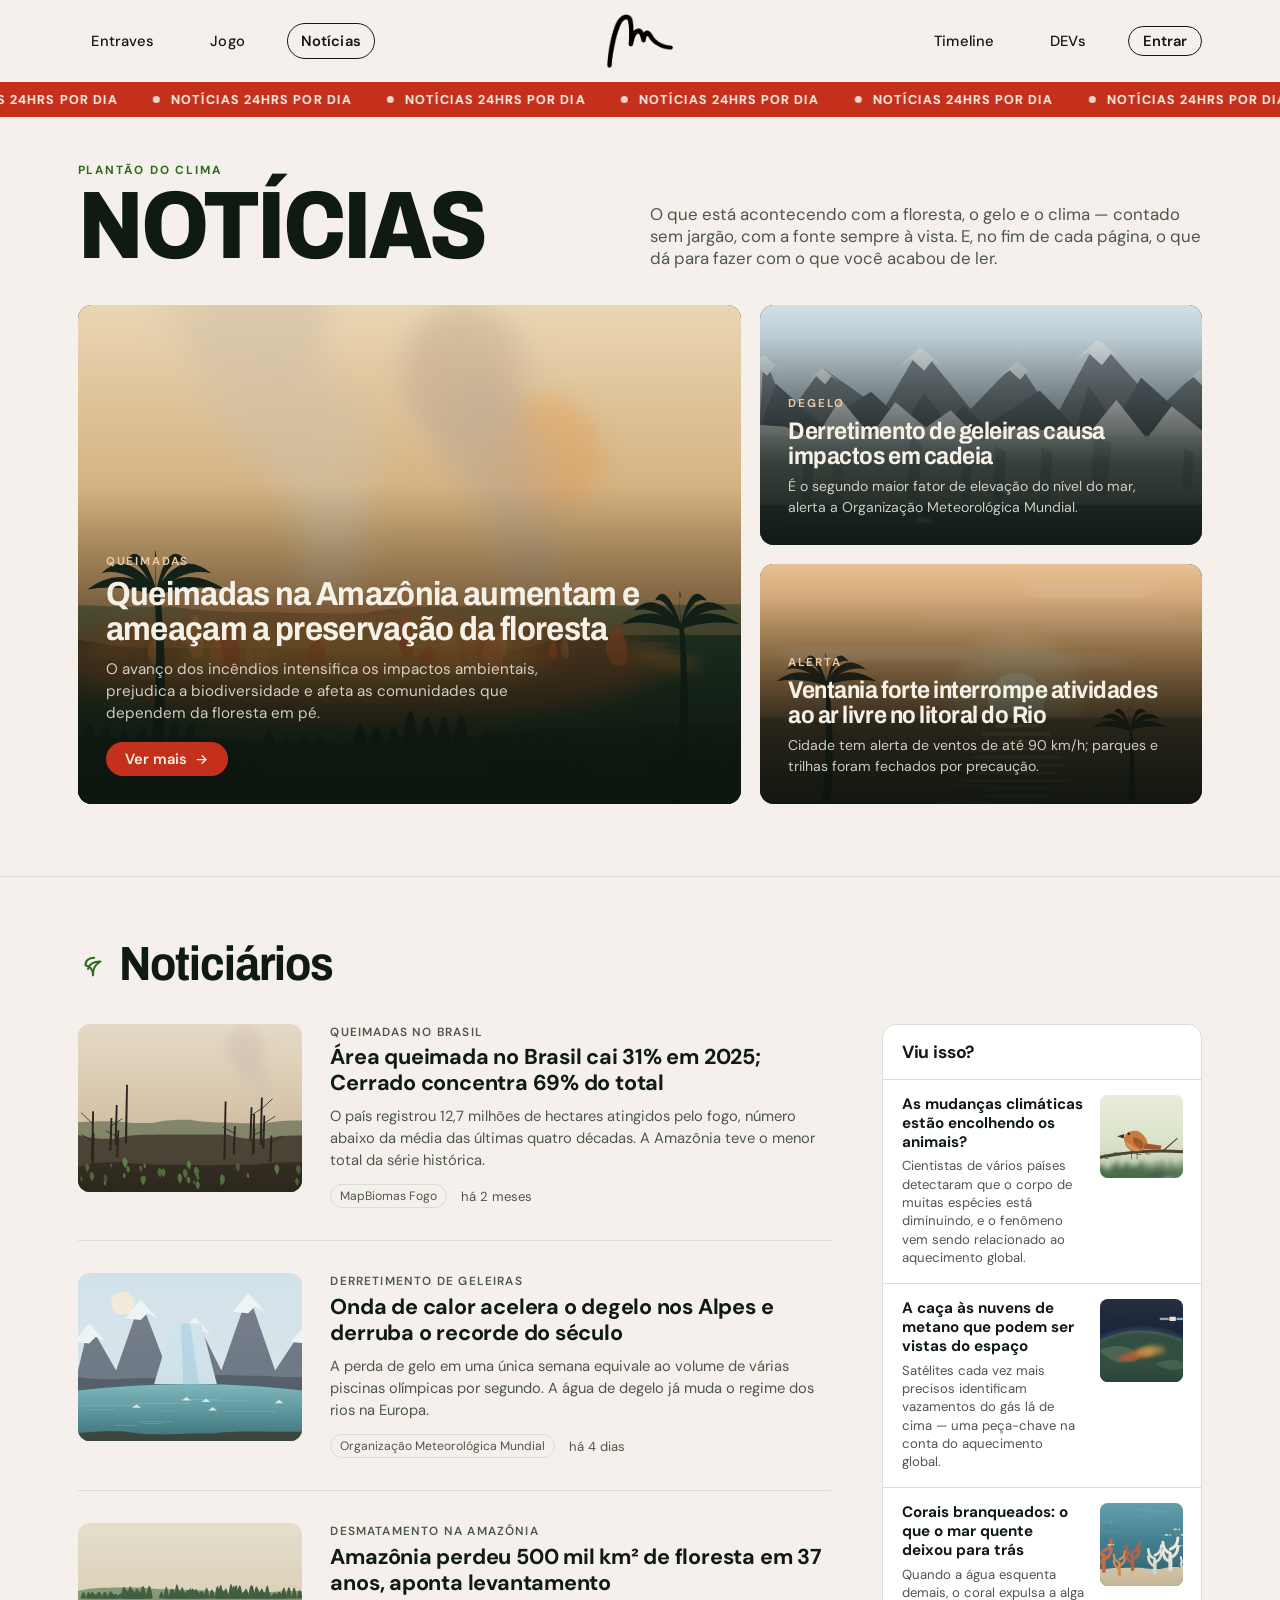
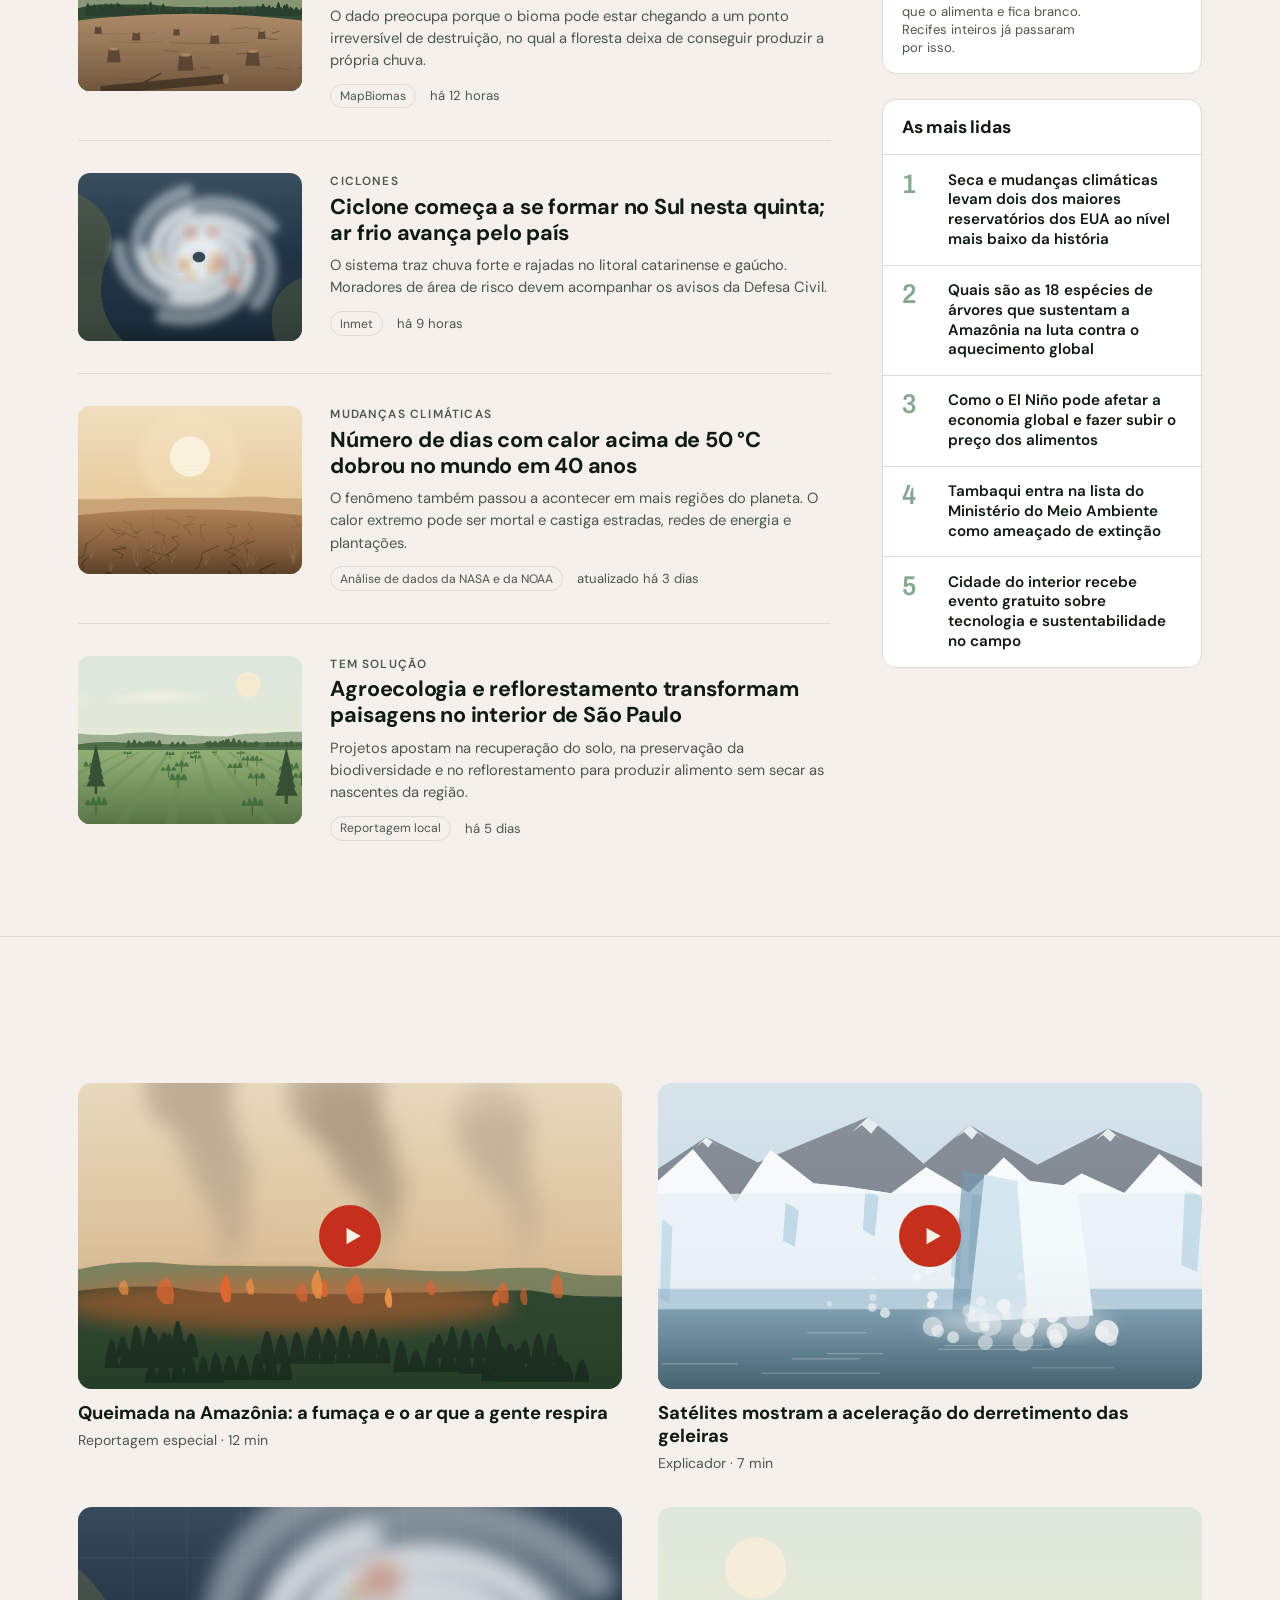
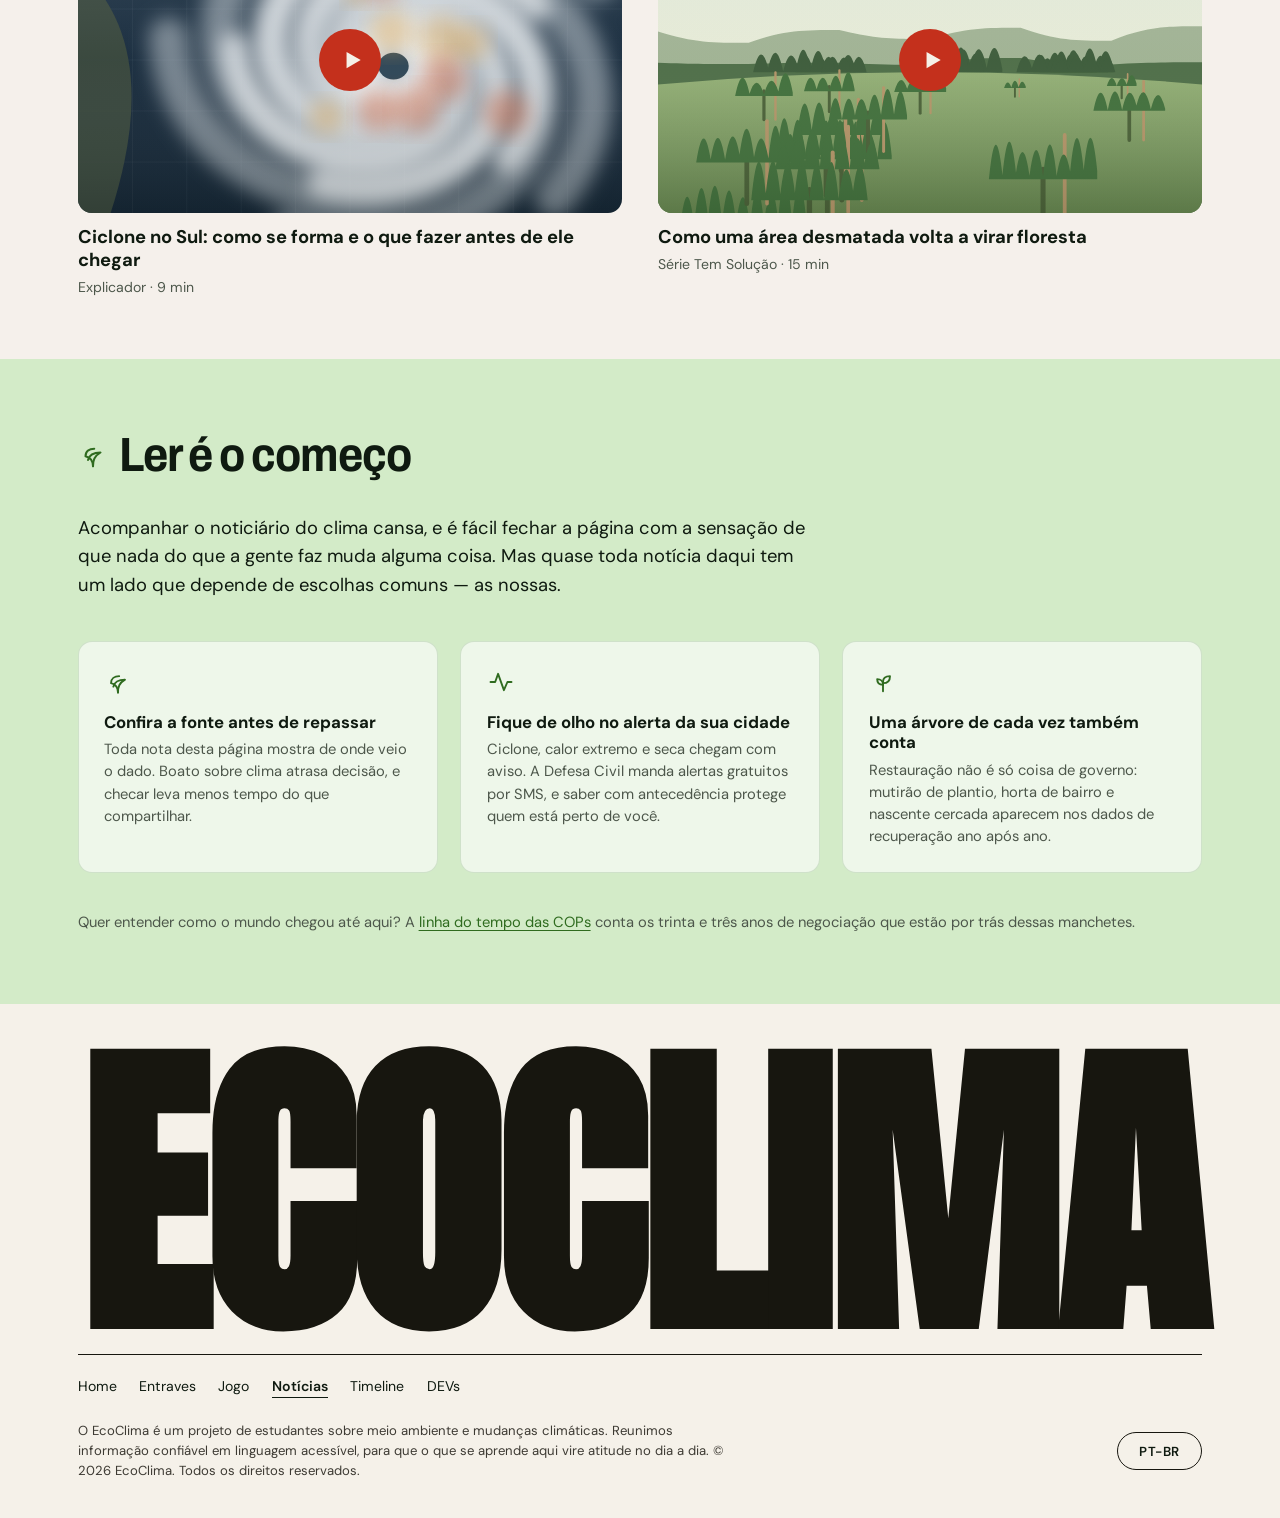
<file: noticias.html>
<!DOCTYPE html>
<html lang="pt-BR">
<head>
<meta charset="UTF-8">
<meta name="viewport" content="width=device-width, initial-scale=1.0">
<title>EcoClima — Notícias</title>
<meta name="description" content="Plantão do clima: queimadas, degelo, desmatamento e eventos extremos explicados em linguagem simples — e o que dá para fazer a respeito.">
<link rel="icon" href="imagens/Logo-preto.png">
<link rel="preconnect" href="https://fonts.googleapis.com">
<link rel="preconnect" href="https://fonts.gstatic.com" crossorigin>
<link href="https://fonts.googleapis.com/css2?family=Anton&family=Archivo:wdth,wght@62..125,100..900&family=DM+Sans:opsz,wght@9..40,300..800&display=swap" rel="stylesheet">
<script>document.documentElement.classList.add("js");</script>
<!-- base.css traz as variáveis e os componentes eco-; style.css traz a identidade
     (navbar, footer); css/noticias.css só o que é desta página -->
<link rel="stylesheet" href="css/base.css">
<link rel="stylesheet" href="style.css">
<link rel="stylesheet" href="css/noticias.css">
</head>
<body class="nt-pagina">

<!-- ============ NAVBAR ============ -->
<!-- montada por js/layout.js -->
<div data-eco-cabecalho></div>

<!-- ============ FAIXA DO PLANTÃO ============ -->
<!-- Fica fixa embaixo da navbar e acompanha a rolagem da página inteira.
     Os id #marquee e #marqueeTrack são os que o script.js procura para
     rodar o laço infinito — os mesmos já usados na Home. -->
<div class="nt-faixa" id="marquee">
  <p class="eco-so-leitor">Plantão do clima, atualizado 24 horas por dia.</p>
  <div class="nt-faixa__trilho" id="marqueeTrack" aria-hidden="true">
    <span class="nt-faixa__item">Notícias 24hrs por dia</span>
    <span class="nt-faixa__item">Notícias 24hrs por dia</span>
    <span class="nt-faixa__item">Notícias 24hrs por dia</span>
    <span class="nt-faixa__item">Notícias 24hrs por dia</span>
    <span class="nt-faixa__item">Notícias 24hrs por dia</span>
    <span class="nt-faixa__item">Notícias 24hrs por dia</span>
    <span class="nt-faixa__item">Notícias 24hrs por dia</span>
    <span class="nt-faixa__item">Notícias 24hrs por dia</span>
    <span class="nt-faixa__item">Notícias 24hrs por dia</span>
    <span class="nt-faixa__item">Notícias 24hrs por dia</span>
    <span class="nt-faixa__item">Notícias 24hrs por dia</span>
    <span class="nt-faixa__item">Notícias 24hrs por dia</span>
    <span class="nt-faixa__item">Notícias 24hrs por dia</span>
    <span class="nt-faixa__item">Notícias 24hrs por dia</span>
  </div>
</div>

<main id="top">

  <!-- ============ ABERTURA ============ -->
  <header class="nt-topo">
    <div class="wrap">
      <div class="nt-topo__linha">
        <div>
          <p class="nt-etiqueta">Plantão do clima</p>
          <h1 class="nt-topo__titulo">NOTÍCIAS</h1>
        </div>
        <p class="nt-topo__texto">
          O que está acontecendo com a floresta, o gelo e o clima — contado sem
          jargão, com a fonte sempre à vista. E, no fim de cada página, o que
          dá para fazer com o que você acabou de ler.
        </p>
      </div>
    </div>
  </header>

  <!-- ============ DESTAQUES ============ -->
  <section class="wrap nt-destaques reveal-up" aria-label="Principais notícias">

    <!-- ---------- destaque grande ---------- -->
    <article class="nt-card nt-card--grande">
      <img class="nt-card__foto" src="imagens/Imagens-tela-noticias/queimada-amazonia.svg"
           alt="Ilustração da floresta amazônica tomada por fumaça, com o fogo correndo na linha das árvores"
           width="1000" height="750" fetchpriority="high">
      <p class="nt-card__selo">Queimadas</p>
      <h2 class="nt-card__titulo">
        <a class="nt-card__link" href="#" data-soon>Queimadas na Amazônia aumentam e ameaçam a preservação da floresta</a>
      </h2>
      <p class="nt-card__resumo">
        O avanço dos incêndios intensifica os impactos ambientais, prejudica a
        biodiversidade e afeta as comunidades que dependem da floresta em pé.
      </p>
      <span class="nt-card__acao">
        Ver mais
        <svg viewBox="0 0 24 24" fill="none" stroke="currentColor" stroke-width="2" stroke-linecap="round" stroke-linejoin="round" aria-hidden="true">
          <path d="M5 12h14"/><path d="m13 6 6 6-6 6"/>
        </svg>
      </span>
    </article>

    <!-- ---------- destaque menor 1 ---------- -->
    <article class="nt-card nt-card--pequeno">
      <img class="nt-card__foto" src="imagens/Imagens-tela-noticias/geleira-degelo.svg"
           alt="Ilustração de uma frente de geleira azulada se partindo sobre água fria"
           width="1000" height="750" loading="lazy">
      <p class="nt-card__selo">Degelo</p>
      <h2 class="nt-card__titulo">
        <a class="nt-card__link" href="#" data-soon>Derretimento de geleiras causa impactos em cadeia</a>
      </h2>
      <p class="nt-card__resumo">
        É o segundo maior fator de elevação do nível do mar, alerta a Organização Meteorológica Mundial.
      </p>
    </article>

    <!-- ---------- destaque menor 2 ---------- -->
    <article class="nt-card nt-card--pequeno">
      <img class="nt-card__foto" src="imagens/Imagens-tela-noticias/ventania-litoral.svg"
           alt="Ilustração de litoral ao entardecer com mar agitado e nuvens esticadas pelo vento"
           width="1000" height="750" loading="lazy">
      <p class="nt-card__selo">Alerta</p>
      <h2 class="nt-card__titulo">
        <a class="nt-card__link" href="#" data-soon>Ventania forte interrompe atividades ao ar livre no litoral do Rio</a>
      </h2>
      <p class="nt-card__resumo">
        Cidade tem alerta de ventos de até 90 km/h; parques e trilhas foram fechados por precaução.
      </p>
    </article>

  </section>

  <!-- ============ NOTICIÁRIOS ============ -->
  <section class="nt-noticiarios" id="noticiarios">
    <div class="wrap">

      <div class="nt-secao__cabeca reveal-up">
        <svg class="nt-folha" viewBox="0 0 24 24" fill="none" stroke="currentColor" stroke-width="1.6" stroke-linecap="round" stroke-linejoin="round" aria-hidden="true">
          <path d="M12 21c0-5 1-8 6-11-6 0-9 2-10 6"/><path d="M12 21c0-4-2-7-6-8 0-4 3-6 7-6"/>
        </svg>
        <h2 class="nt-secao__titulo">Noticiários</h2>
      </div>

      <div class="nt-grade">

        <!-- ---------- lista principal ---------- -->
        <ul class="nt-lista">

          <li class="reveal-up">
            <article class="nt-nota">
              <img class="nt-nota__foto" src="imagens/Imagens-tela-noticias/area-queimada.svg"
                   alt="Ilustração de área queimada com troncos carbonizados e brotos verdes no chão"
                   width="1000" height="750" loading="lazy">
              <div>
                <p class="nt-nota__selo">Queimadas no Brasil</p>
                <h3 class="nt-nota__titulo">
                  <a class="nt-nota__link" href="#" data-soon>Área queimada no Brasil cai 31% em 2025; Cerrado concentra 69% do total</a>
                </h3>
                <p class="nt-nota__texto">
                  O país registrou 12,7 milhões de hectares atingidos pelo fogo, número abaixo da
                  média das últimas quatro décadas. A Amazônia teve o menor total da série histórica.
                </p>
                <p class="nt-nota__pe">
                  <span class="nt-nota__fonte">MapBiomas Fogo</span>
                  <span>há 2 meses</span>
                </p>
              </div>
            </article>
          </li>

          <li class="reveal-up">
            <article class="nt-nota">
              <img class="nt-nota__foto" src="imagens/Imagens-tela-noticias/degelo-alpes.svg"
                   alt="Ilustração de montanhas com pouca neve e lago de degelo turquesa ao pé da geleira"
                   width="1000" height="750" loading="lazy">
              <div>
                <p class="nt-nota__selo">Derretimento de geleiras</p>
                <h3 class="nt-nota__titulo">
                  <a class="nt-nota__link" href="#" data-soon>Onda de calor acelera o degelo nos Alpes e derruba o recorde do século</a>
                </h3>
                <p class="nt-nota__texto">
                  A perda de gelo em uma única semana equivale ao volume de várias piscinas
                  olímpicas por segundo. A água de degelo já muda o regime dos rios na Europa.
                </p>
                <p class="nt-nota__pe">
                  <span class="nt-nota__fonte">Organização Meteorológica Mundial</span>
                  <span>há 4 dias</span>
                </p>
              </div>
            </article>
          </li>

          <li class="reveal-up">
            <article class="nt-nota">
              <img class="nt-nota__foto" src="imagens/Imagens-tela-noticias/desmatamento.svg"
                   alt="Ilustração de clareira aberta na floresta, com tocos cortados e um tronco caído"
                   width="1000" height="750" loading="lazy">
              <div>
                <p class="nt-nota__selo">Desmatamento na Amazônia</p>
                <h3 class="nt-nota__titulo">
                  <a class="nt-nota__link" href="#" data-soon>Amazônia perdeu 500 mil km² de floresta em 37 anos, aponta levantamento</a>
                </h3>
                <p class="nt-nota__texto">
                  O dado preocupa porque o bioma pode estar chegando a um ponto irreversível
                  de destruição, no qual a floresta deixa de conseguir produzir a própria chuva.
                </p>
                <p class="nt-nota__pe">
                  <span class="nt-nota__fonte">MapBiomas</span>
                  <span>há 12 horas</span>
                </p>
              </div>
            </article>
          </li>

          <li class="reveal-up">
            <article class="nt-nota">
              <img class="nt-nota__foto" src="imagens/Imagens-tela-noticias/ciclone.svg"
                   alt="Ilustração de imagem de satélite mostrando um ciclone em espiral sobre o oceano"
                   width="1000" height="750" loading="lazy">
              <div>
                <p class="nt-nota__selo">Ciclones</p>
                <h3 class="nt-nota__titulo">
                  <a class="nt-nota__link" href="#" data-soon>Ciclone começa a se formar no Sul nesta quinta; ar frio avança pelo país</a>
                </h3>
                <p class="nt-nota__texto">
                  O sistema traz chuva forte e rajadas no litoral catarinense e gaúcho. Moradores
                  de área de risco devem acompanhar os avisos da Defesa Civil.
                </p>
                <p class="nt-nota__pe">
                  <span class="nt-nota__fonte">Inmet</span>
                  <span>há 9 horas</span>
                </p>
              </div>
            </article>
          </li>

          <li class="reveal-up">
            <article class="nt-nota">
              <img class="nt-nota__foto" src="imagens/Imagens-tela-noticias/calor-extremo.svg"
                   alt="Ilustração de sol branco e forte sobre solo rachado pela seca"
                   width="1000" height="750" loading="lazy">
              <div>
                <p class="nt-nota__selo">Mudanças climáticas</p>
                <h3 class="nt-nota__titulo">
                  <a class="nt-nota__link" href="#" data-soon>Número de dias com calor acima de 50 °C dobrou no mundo em 40 anos</a>
                </h3>
                <p class="nt-nota__texto">
                  O fenômeno também passou a acontecer em mais regiões do planeta. O calor extremo
                  pode ser mortal e castiga estradas, redes de energia e plantações.
                </p>
                <p class="nt-nota__pe">
                  <span class="nt-nota__fonte">Análise de dados da NASA e da NOAA</span>
                  <span>atualizado há 3 dias</span>
                </p>
              </div>
            </article>
          </li>

          <li class="reveal-up">
            <article class="nt-nota">
              <img class="nt-nota__foto" src="imagens/Imagens-tela-noticias/agroecologia.svg"
                   alt="Ilustração de área restaurada com fileiras de mudas plantadas diante da mata"
                   width="1000" height="750" loading="lazy">
              <div>
                <p class="nt-nota__selo">Tem solução</p>
                <h3 class="nt-nota__titulo">
                  <a class="nt-nota__link" href="#" data-soon>Agroecologia e reflorestamento transformam paisagens no interior de São Paulo</a>
                </h3>
                <p class="nt-nota__texto">
                  Projetos apostam na recuperação do solo, na preservação da biodiversidade e no
                  reflorestamento para produzir alimento sem secar as nascentes da região.
                </p>
                <p class="nt-nota__pe">
                  <span class="nt-nota__fonte">Reportagem local</span>
                  <span>há 5 dias</span>
                </p>
              </div>
            </article>
          </li>

        </ul>

        <!-- ---------- painéis laterais ---------- -->
        <aside class="nt-aside">

          <section class="nt-painel" aria-labelledby="tituloViu">
            <h2 class="nt-painel__titulo" id="tituloViu">Viu isso?</h2>
            <ul class="nt-painel__lista">

              <li>
                <article class="nt-viu">
                  <div>
                    <h3 class="nt-viu__titulo">
                      <a class="nt-viu__link" href="#" data-soon>As mudanças climáticas estão encolhendo os animais?</a>
                    </h3>
                    <p class="nt-viu__texto">
                      Cientistas de vários países detectaram que o corpo de muitas espécies está diminuindo,
                      e o fenômeno vem sendo relacionado ao aquecimento global.
                    </p>
                  </div>
                  <img class="nt-viu__foto" src="imagens/Imagens-tela-noticias/fauna-especies.svg"
                       alt="Ilustração de pássaro pousado em um galho diante da mata verde"
                       width="1000" height="750" loading="lazy">
                </article>
              </li>

              <li>
                <article class="nt-viu">
                  <div>
                    <h3 class="nt-viu__titulo">
                      <a class="nt-viu__link" href="#" data-soon>A caça às nuvens de metano que podem ser vistas do espaço</a>
                    </h3>
                    <p class="nt-viu__texto">
                      Satélites cada vez mais precisos identificam vazamentos do gás lá de cima — uma
                      peça-chave na conta do aquecimento global.
                    </p>
                  </div>
                  <img class="nt-viu__foto" src="imagens/Imagens-tela-noticias/metano-satelite.svg"
                       alt="Ilustração da Terra vista do espaço com uma pluma de metano detectada por satélite"
                       width="1000" height="750" loading="lazy">
                </article>
              </li>

              <li>
                <article class="nt-viu">
                  <div>
                    <h3 class="nt-viu__titulo">
                      <a class="nt-viu__link" href="#" data-soon>Corais branqueados: o que o mar quente deixou para trás</a>
                    </h3>
                    <p class="nt-viu__texto">
                      Quando a água esquenta demais, o coral expulsa a alga que o alimenta e fica branco.
                      Recifes inteiros já passaram por isso.
                    </p>
                  </div>
                  <img class="nt-viu__foto" src="imagens/Imagens-tela-noticias/oceano-corais.svg"
                       alt="Ilustração de recife com corais coloridos de um lado e corais branqueados do outro"
                       width="1000" height="750" loading="lazy">
                </article>
              </li>

            </ul>
          </section>

          <section class="nt-painel" aria-labelledby="tituloLidas">
            <h2 class="nt-painel__titulo" id="tituloLidas">As mais lidas</h2>
            <ol class="nt-painel__lista">

              <li>
                <article class="nt-lida">
                  <p class="nt-lida__num" aria-hidden="true">1</p>
                  <h3 class="nt-lida__titulo">
                    <a class="nt-lida__link" href="#" data-soon>Seca e mudanças climáticas levam dois dos maiores reservatórios dos EUA ao nível mais baixo da história</a>
                  </h3>
                </article>
              </li>

              <li>
                <article class="nt-lida">
                  <p class="nt-lida__num" aria-hidden="true">2</p>
                  <h3 class="nt-lida__titulo">
                    <a class="nt-lida__link" href="#" data-soon>Quais são as 18 espécies de árvores que sustentam a Amazônia na luta contra o aquecimento global</a>
                  </h3>
                </article>
              </li>

              <li>
                <article class="nt-lida">
                  <p class="nt-lida__num" aria-hidden="true">3</p>
                  <h3 class="nt-lida__titulo">
                    <a class="nt-lida__link" href="#" data-soon>Como o El Niño pode afetar a economia global e fazer subir o preço dos alimentos</a>
                  </h3>
                </article>
              </li>

              <li>
                <article class="nt-lida">
                  <p class="nt-lida__num" aria-hidden="true">4</p>
                  <h3 class="nt-lida__titulo">
                    <a class="nt-lida__link" href="#" data-soon>Tambaqui entra na lista do Ministério do Meio Ambiente como ameaçado de extinção</a>
                  </h3>
                </article>
              </li>

              <li>
                <article class="nt-lida">
                  <p class="nt-lida__num" aria-hidden="true">5</p>
                  <h3 class="nt-lida__titulo">
                    <a class="nt-lida__link" href="#" data-soon>Cidade do interior recebe evento gratuito sobre tecnologia e sustentabilidade no campo</a>
                  </h3>
                </article>
              </li>

            </ol>
          </section>

        </aside>

      </div>
    </div>
  </section>

  <!-- ============ MATÉRIAS ============ -->
  <section class="nt-materias" id="materias">
    <div class="wrap">

      <div class="nt-secao__cabeca reveal-up">
        <svg class="nt-folha" viewBox="0 0 24 24" fill="none" stroke="currentColor" stroke-width="1.6" stroke-linecap="round" stroke-linejoin="round" aria-hidden="true">
          <path d="M12 21c0-5 1-8 6-11-6 0-9 2-10 6"/><path d="M12 21c0-4-2-7-6-8 0-4 3-6 7-6"/>
        </svg>
        <h2 class="nt-secao__titulo">Matérias</h2>
      </div>

      <ul class="nt-videos">

        <li class="nt-video reveal-up">
          <div class="nt-video__moldura">
            <img class="nt-video__foto" src="imagens/Imagens-tela-noticias/video-fumaca.svg"
                 alt="Ilustração de colunas de fumaça subindo da mata queimada"
                 width="1000" height="563" loading="lazy">
            <span class="nt-video__play" aria-hidden="true">
              <svg viewBox="0 0 24 24" fill="currentColor"><path d="M7 4.5v15l13-7.5z"/></svg>
            </span>
          </div>
          <h3 class="nt-video__titulo">
            <a class="nt-video__link" href="#" data-soon>Queimada na Amazônia: a fumaça e o ar que a gente respira</a>
          </h3>
          <p class="nt-video__texto">Reportagem especial · 12 min</p>
        </li>

        <li class="nt-video reveal-up">
          <div class="nt-video__moldura">
            <img class="nt-video__foto" src="imagens/Imagens-tela-noticias/video-geleira.svg"
                 alt="Ilustração de um bloco de gelo se soltando da geleira e caindo na água"
                 width="1000" height="563" loading="lazy">
            <span class="nt-video__play" aria-hidden="true">
              <svg viewBox="0 0 24 24" fill="currentColor"><path d="M7 4.5v15l13-7.5z"/></svg>
            </span>
          </div>
          <h3 class="nt-video__titulo">
            <a class="nt-video__link" href="#" data-soon>Satélites mostram a aceleração do derretimento das geleiras</a>
          </h3>
          <p class="nt-video__texto">Explicador · 7 min</p>
        </li>

        <li class="nt-video reveal-up">
          <div class="nt-video__moldura">
            <img class="nt-video__foto" src="imagens/Imagens-tela-noticias/video-ciclone.svg"
                 alt="Ilustração de radar meteorológico com um ciclone se formando"
                 width="1000" height="563" loading="lazy">
            <span class="nt-video__play" aria-hidden="true">
              <svg viewBox="0 0 24 24" fill="currentColor"><path d="M7 4.5v15l13-7.5z"/></svg>
            </span>
          </div>
          <h3 class="nt-video__titulo">
            <a class="nt-video__link" href="#" data-soon>Ciclone no Sul: como se forma e o que fazer antes de ele chegar</a>
          </h3>
          <p class="nt-video__texto">Explicador · 9 min</p>
        </li>

        <li class="nt-video reveal-up">
          <div class="nt-video__moldura">
            <img class="nt-video__foto" src="imagens/Imagens-tela-noticias/video-restauracao.svg"
                 alt="Ilustração de mudas com tutor plantadas em fileiras numa área em recuperação"
                 width="1000" height="563" loading="lazy">
            <span class="nt-video__play" aria-hidden="true">
              <svg viewBox="0 0 24 24" fill="currentColor"><path d="M7 4.5v15l13-7.5z"/></svg>
            </span>
          </div>
          <h3 class="nt-video__titulo">
            <a class="nt-video__link" href="#" data-soon>Como uma área desmatada volta a virar floresta</a>
          </h3>
          <p class="nt-video__texto">Série Tem Solução · 15 min</p>
        </li>

      </ul>
    </div>
  </section>

  <!-- ============ O QUE FAZER COM ISSO ============ -->
  <!-- O fecho da página: a notícia acaba, mas o assunto não. -->
  <section class="nt-cuidar" data-nav="dark">
    <div class="wrap">

      <div class="nt-secao__cabeca reveal-up">
        <svg class="nt-folha" viewBox="0 0 24 24" fill="none" stroke="currentColor" stroke-width="1.6" stroke-linecap="round" stroke-linejoin="round" aria-hidden="true">
          <path d="M12 21c0-5 1-8 6-11-6 0-9 2-10 6"/><path d="M12 21c0-4-2-7-6-8 0-4 3-6 7-6"/>
        </svg>
        <h2 class="nt-secao__titulo">Ler é o começo</h2>
      </div>

      <p class="nt-cuidar__texto reveal-up">
        Acompanhar o noticiário do clima cansa, e é fácil fechar a página com a
        sensação de que nada do que a gente faz muda alguma coisa. Mas quase toda
        notícia daqui tem um lado que depende de escolhas comuns — as nossas.
      </p>

      <ul class="nt-acoes">

        <li class="nt-acao reveal-up">
          <svg class="nt-acao__icone" viewBox="0 0 24 24" fill="none" stroke="currentColor" stroke-width="1.6" stroke-linecap="round" stroke-linejoin="round" aria-hidden="true">
            <path d="M12 21c0-5 1-8 6-11-6 0-9 2-10 6"/><path d="M12 21c0-4-2-7-6-8 0-4 3-6 7-6"/>
          </svg>
          <h3 class="nt-acao__titulo">Confira a fonte antes de repassar</h3>
          <p class="nt-acao__texto">
            Toda nota desta página mostra de onde veio o dado. Boato sobre clima atrasa
            decisão, e checar leva menos tempo do que compartilhar.
          </p>
        </li>

        <li class="nt-acao reveal-up">
          <svg class="nt-acao__icone" viewBox="0 0 24 24" fill="none" stroke="currentColor" stroke-width="1.6" stroke-linecap="round" stroke-linejoin="round" aria-hidden="true">
            <path d="M3 12h4l2.5-7 5 14L17.5 12H21"/>
          </svg>
          <h3 class="nt-acao__titulo">Fique de olho no alerta da sua cidade</h3>
          <p class="nt-acao__texto">
            Ciclone, calor extremo e seca chegam com aviso. A Defesa Civil manda alertas
            gratuitos por SMS, e saber com antecedência protege quem está perto de você.
          </p>
        </li>

        <li class="nt-acao reveal-up">
          <svg class="nt-acao__icone" viewBox="0 0 24 24" fill="none" stroke="currentColor" stroke-width="1.6" stroke-linecap="round" stroke-linejoin="round" aria-hidden="true">
            <path d="M12 20v-8"/><path d="M12 12c0-3 2-5 6-5 0 4-2 6-6 6z"/><path d="M12 14c0-2.5-1.8-4.5-5-4.5 0 3.5 1.8 5 5 5z"/>
          </svg>
          <h3 class="nt-acao__titulo">Uma árvore de cada vez também conta</h3>
          <p class="nt-acao__texto">
            Restauração não é só coisa de governo: mutirão de plantio, horta de bairro e
            nascente cercada aparecem nos dados de recuperação ano após ano.
          </p>
        </li>

      </ul>

      <p class="nt-cuidar__nota reveal-up">
        Quer entender como o mundo chegou até aqui? A
        <a class="eco-link" href="timeline.html">linha do tempo das COPs</a> conta os
        trinta e três anos de negociação que estão por trás dessas manchetes.
      </p>

    </div>
  </section>

</main>

<!-- ============ FOOTER ============ -->
<!-- montado por js/layout.js -->
<div data-eco-rodape></div>

<!-- layout.js vem antes: o script.js precisa achar o cabeçalho já no lugar -->
<script src="js/layout.js"></script>
<script src="script.js"></script>
<script src="js/noticias.js"></script>
</body>
</html>
</file>
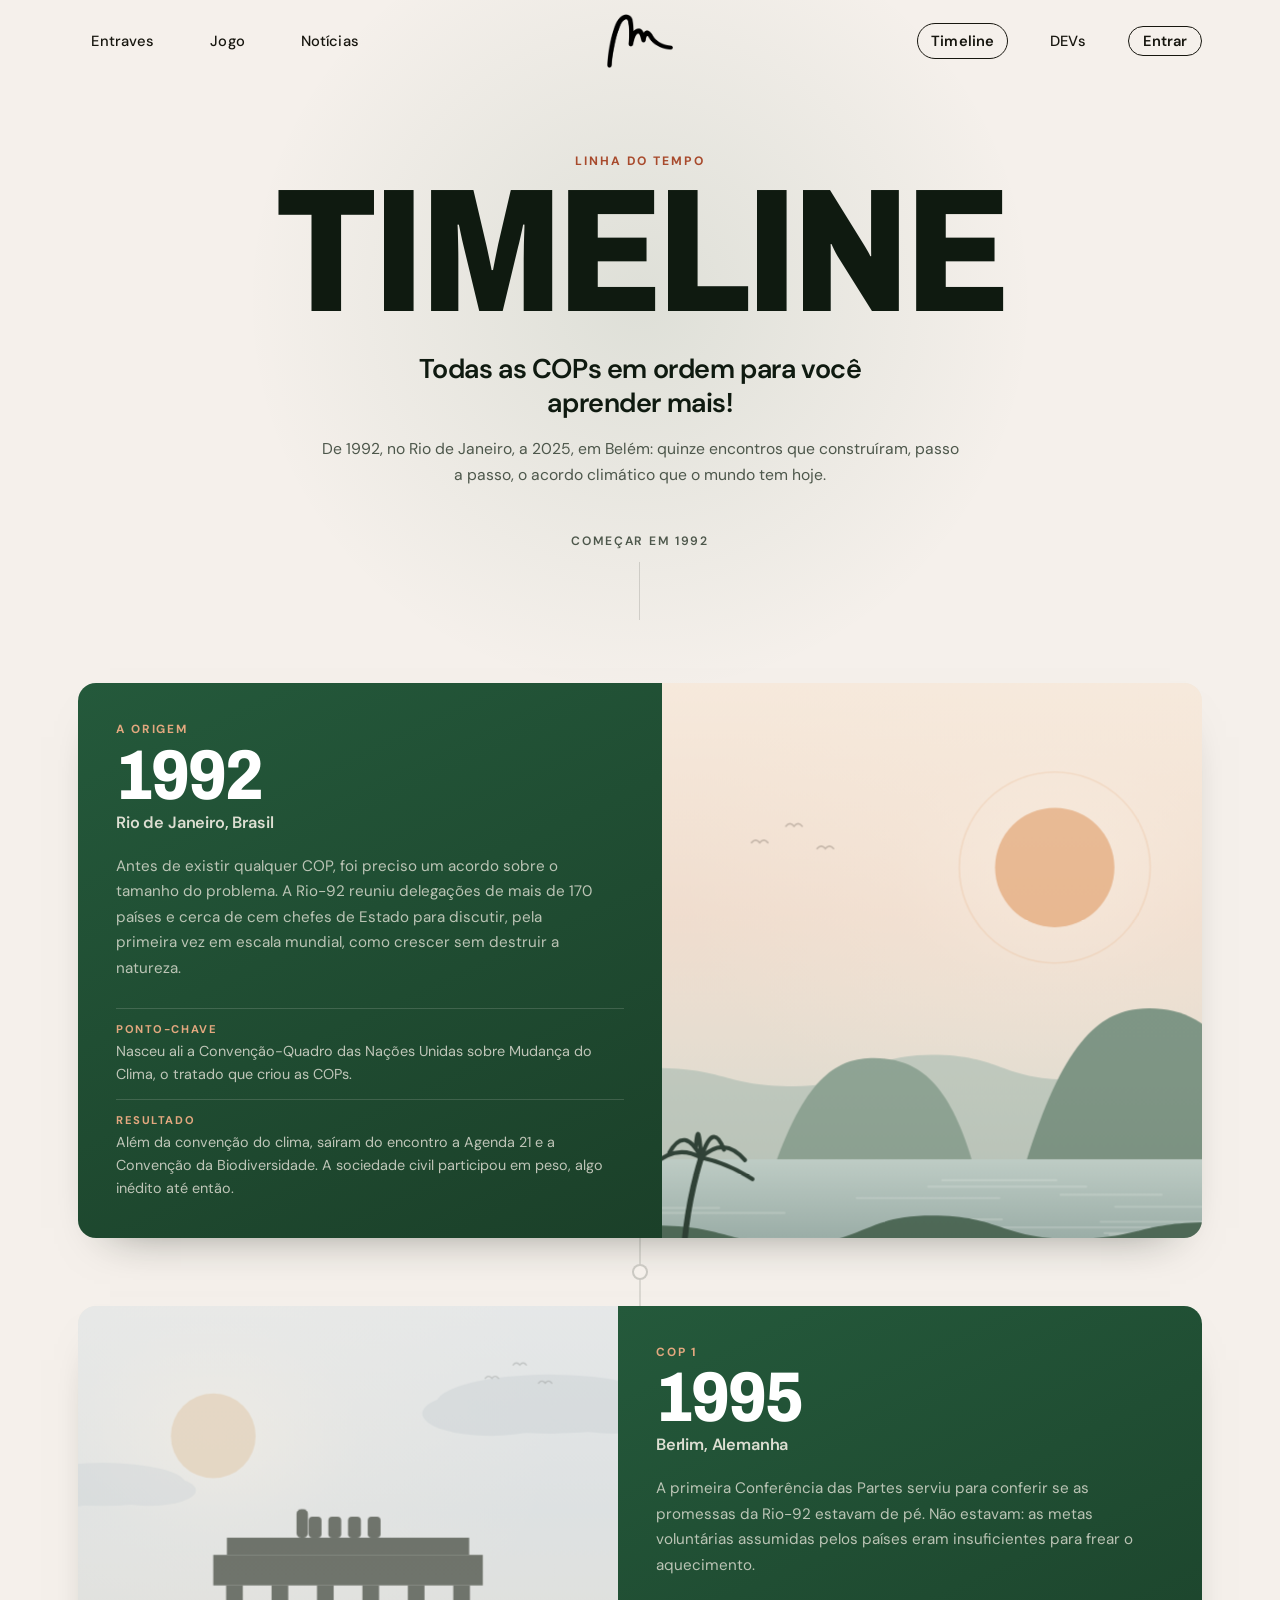
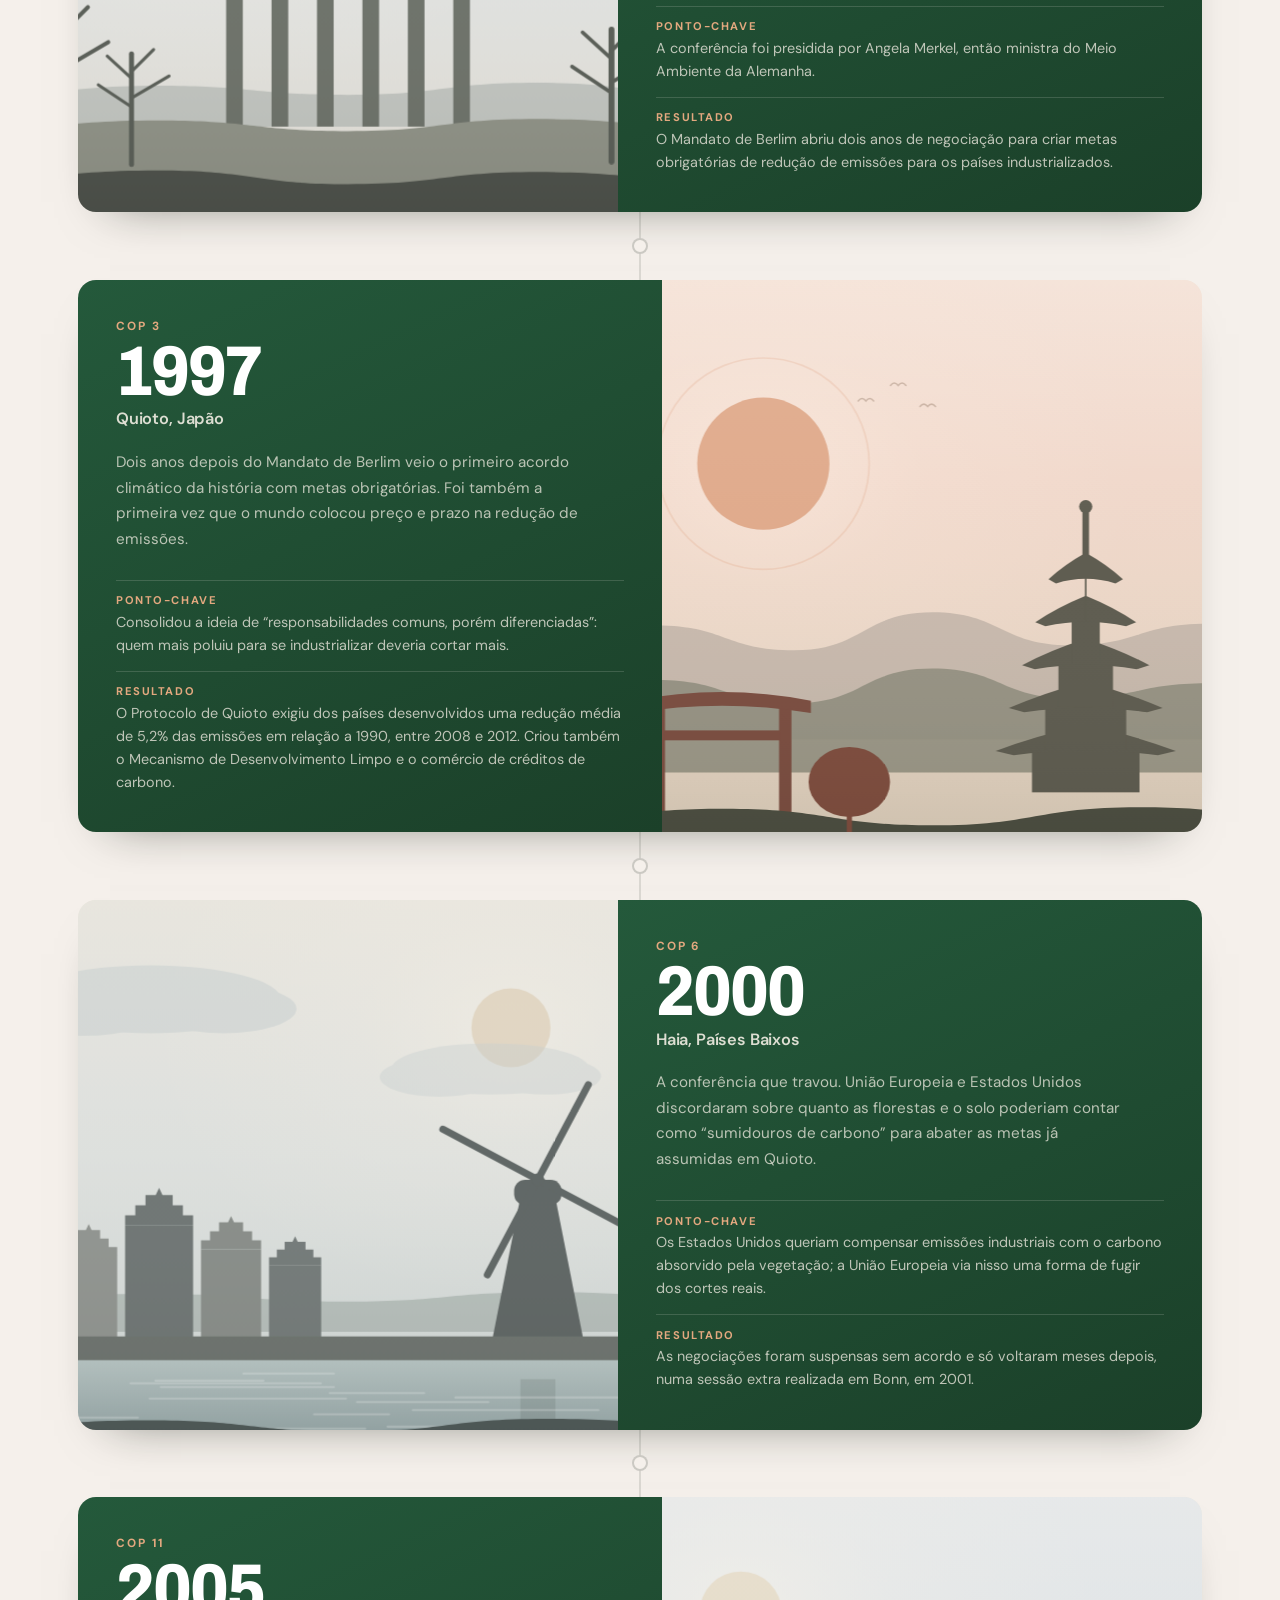
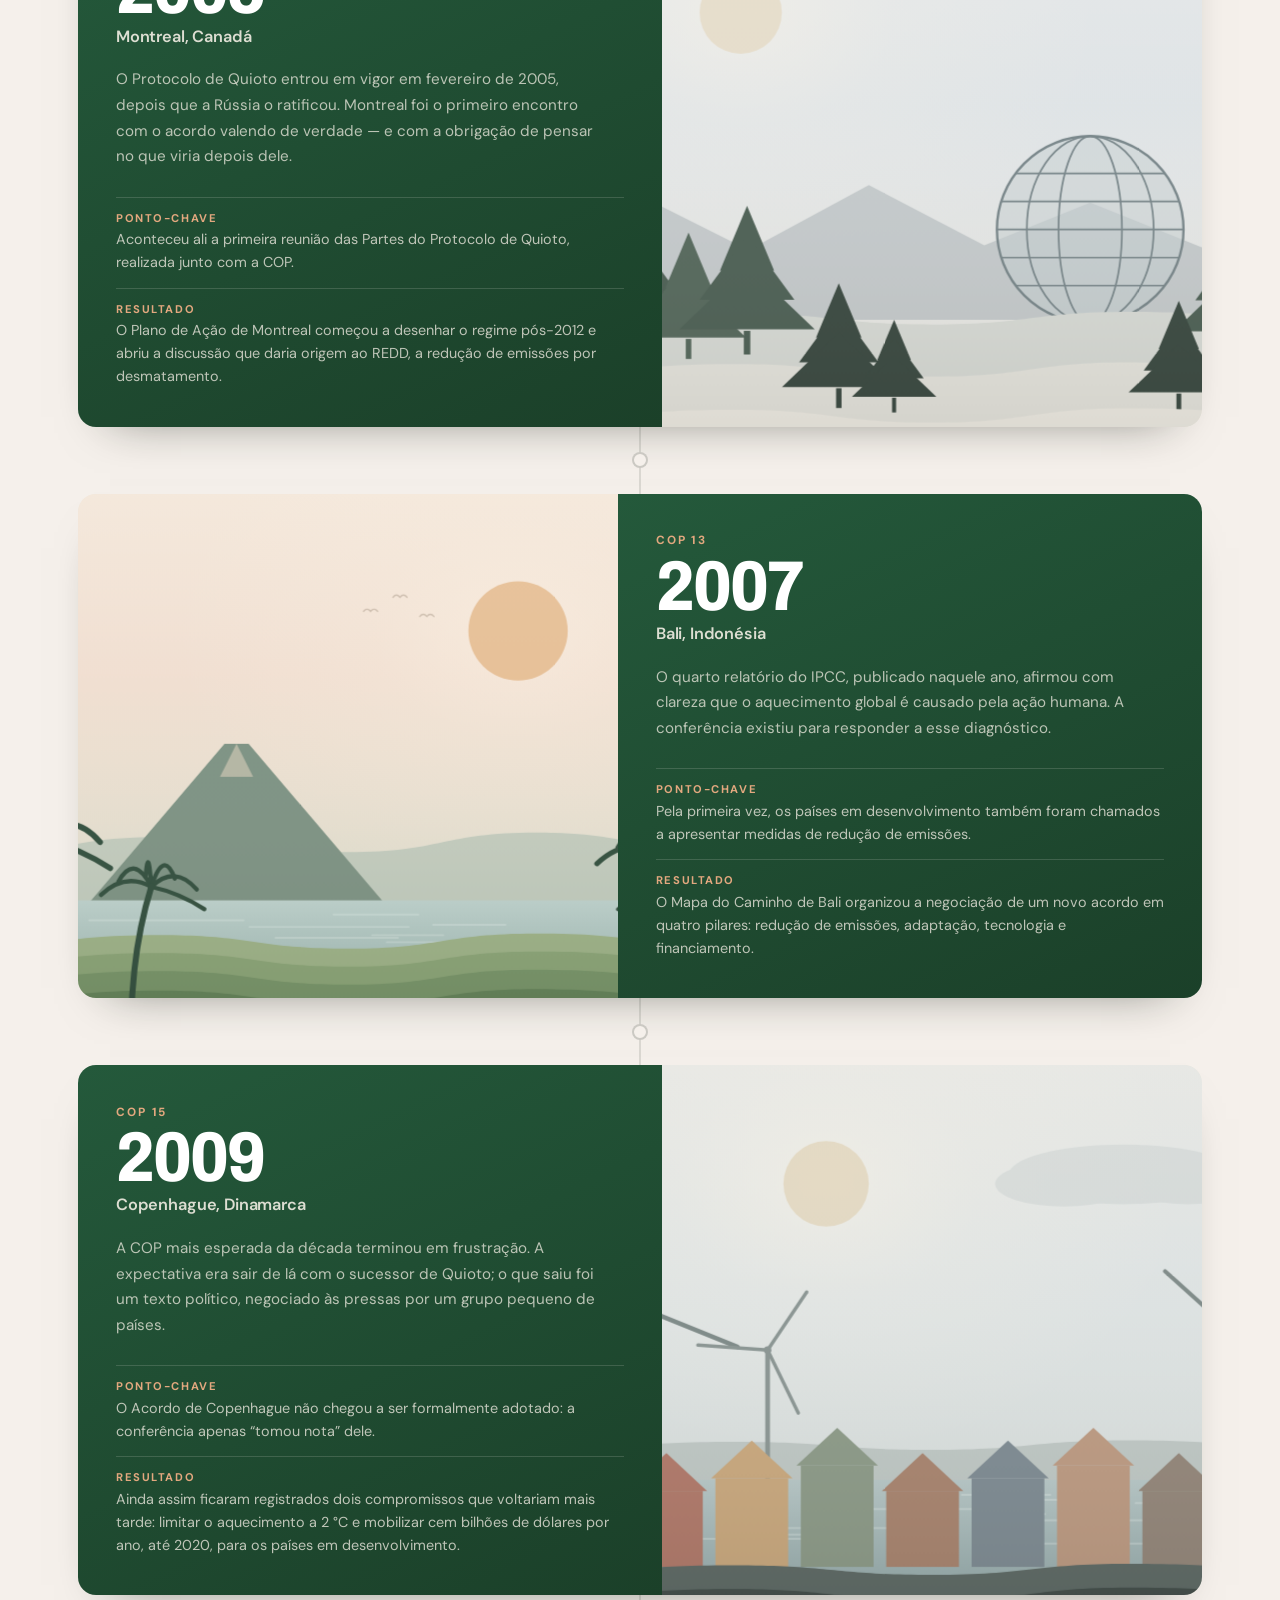
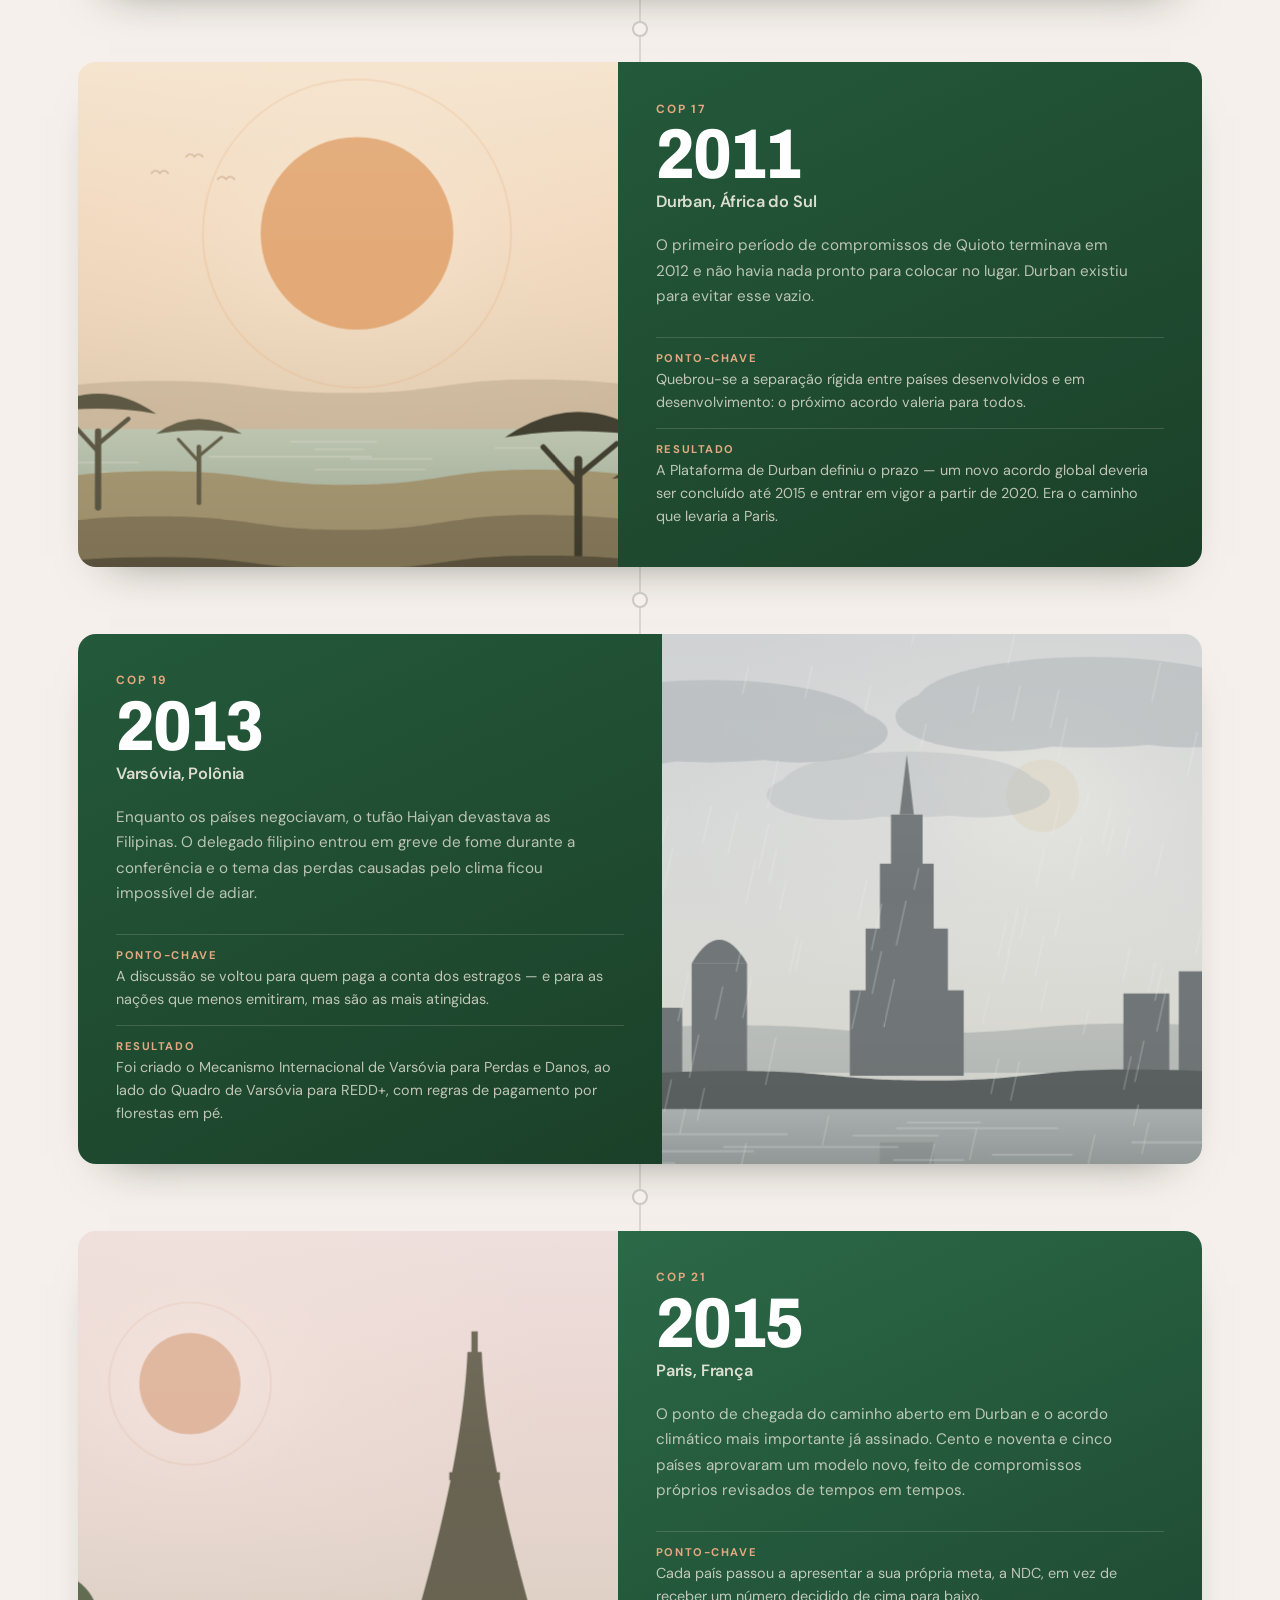
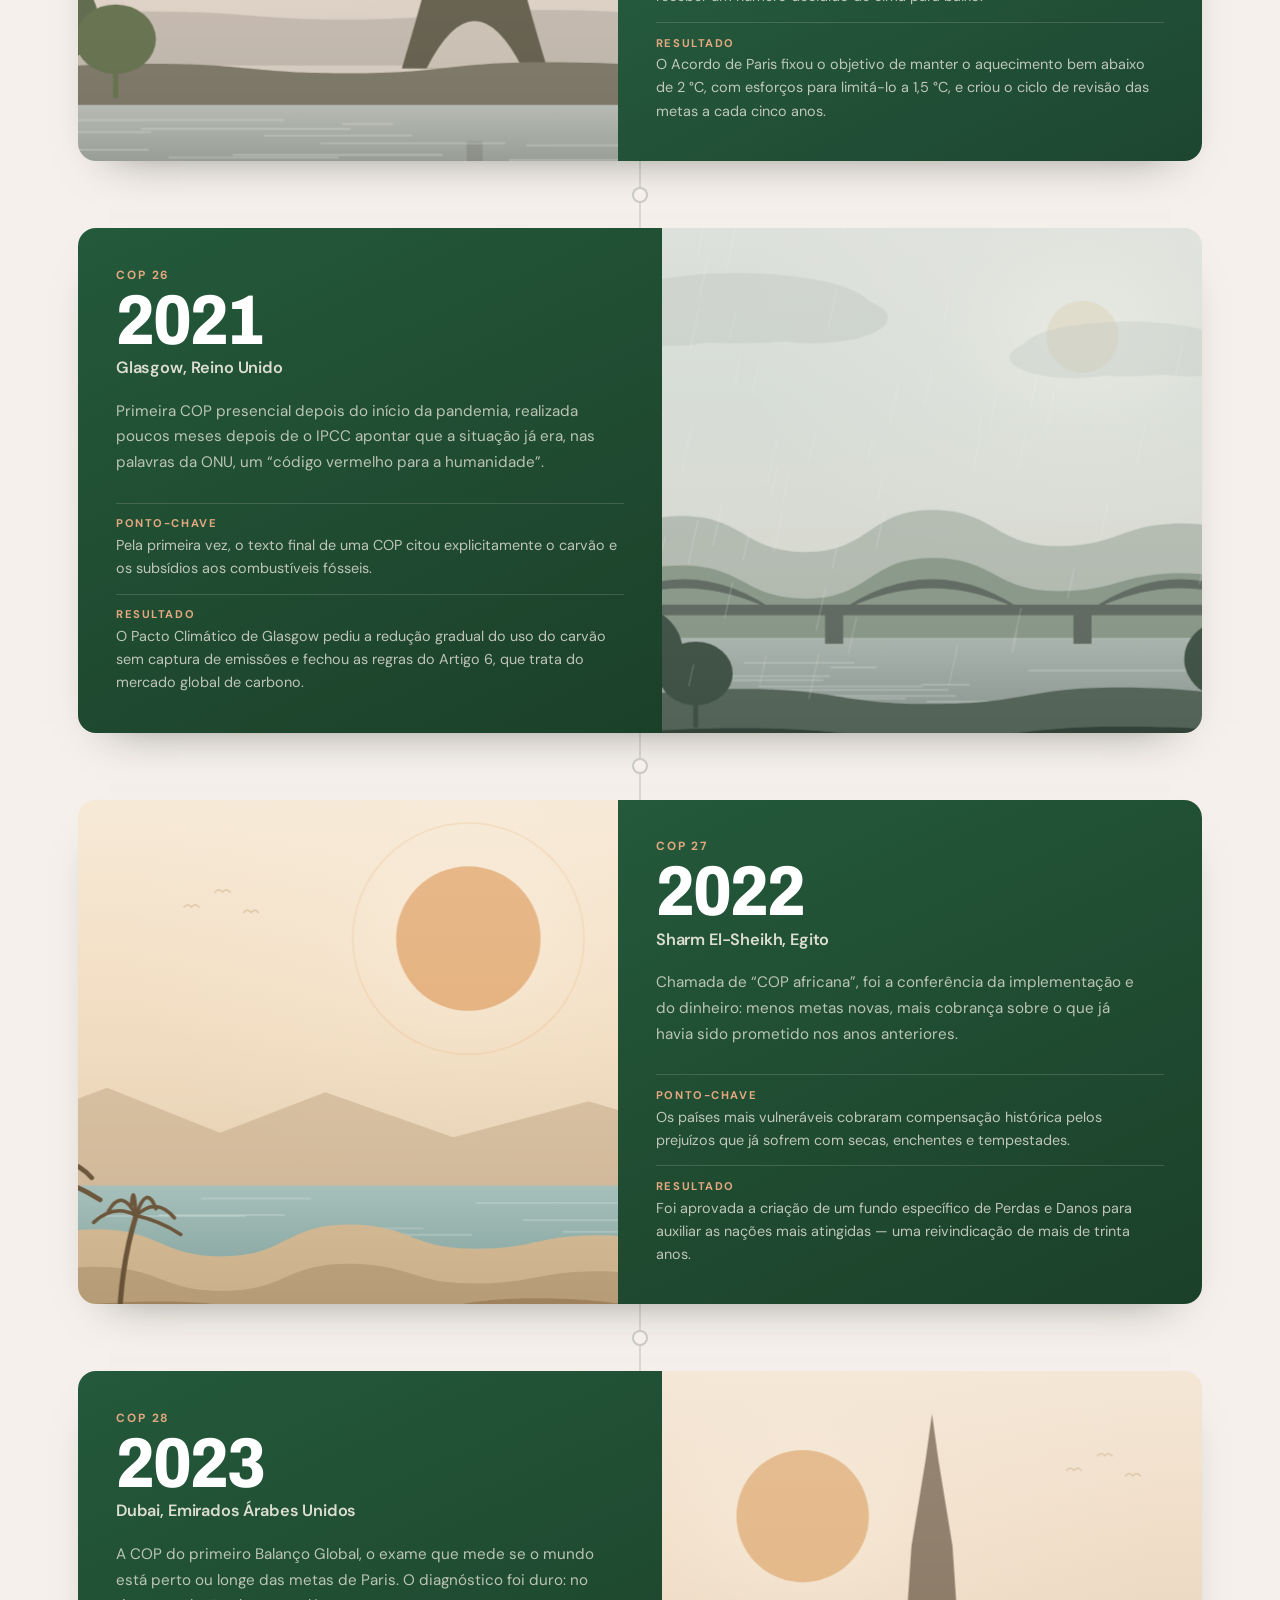
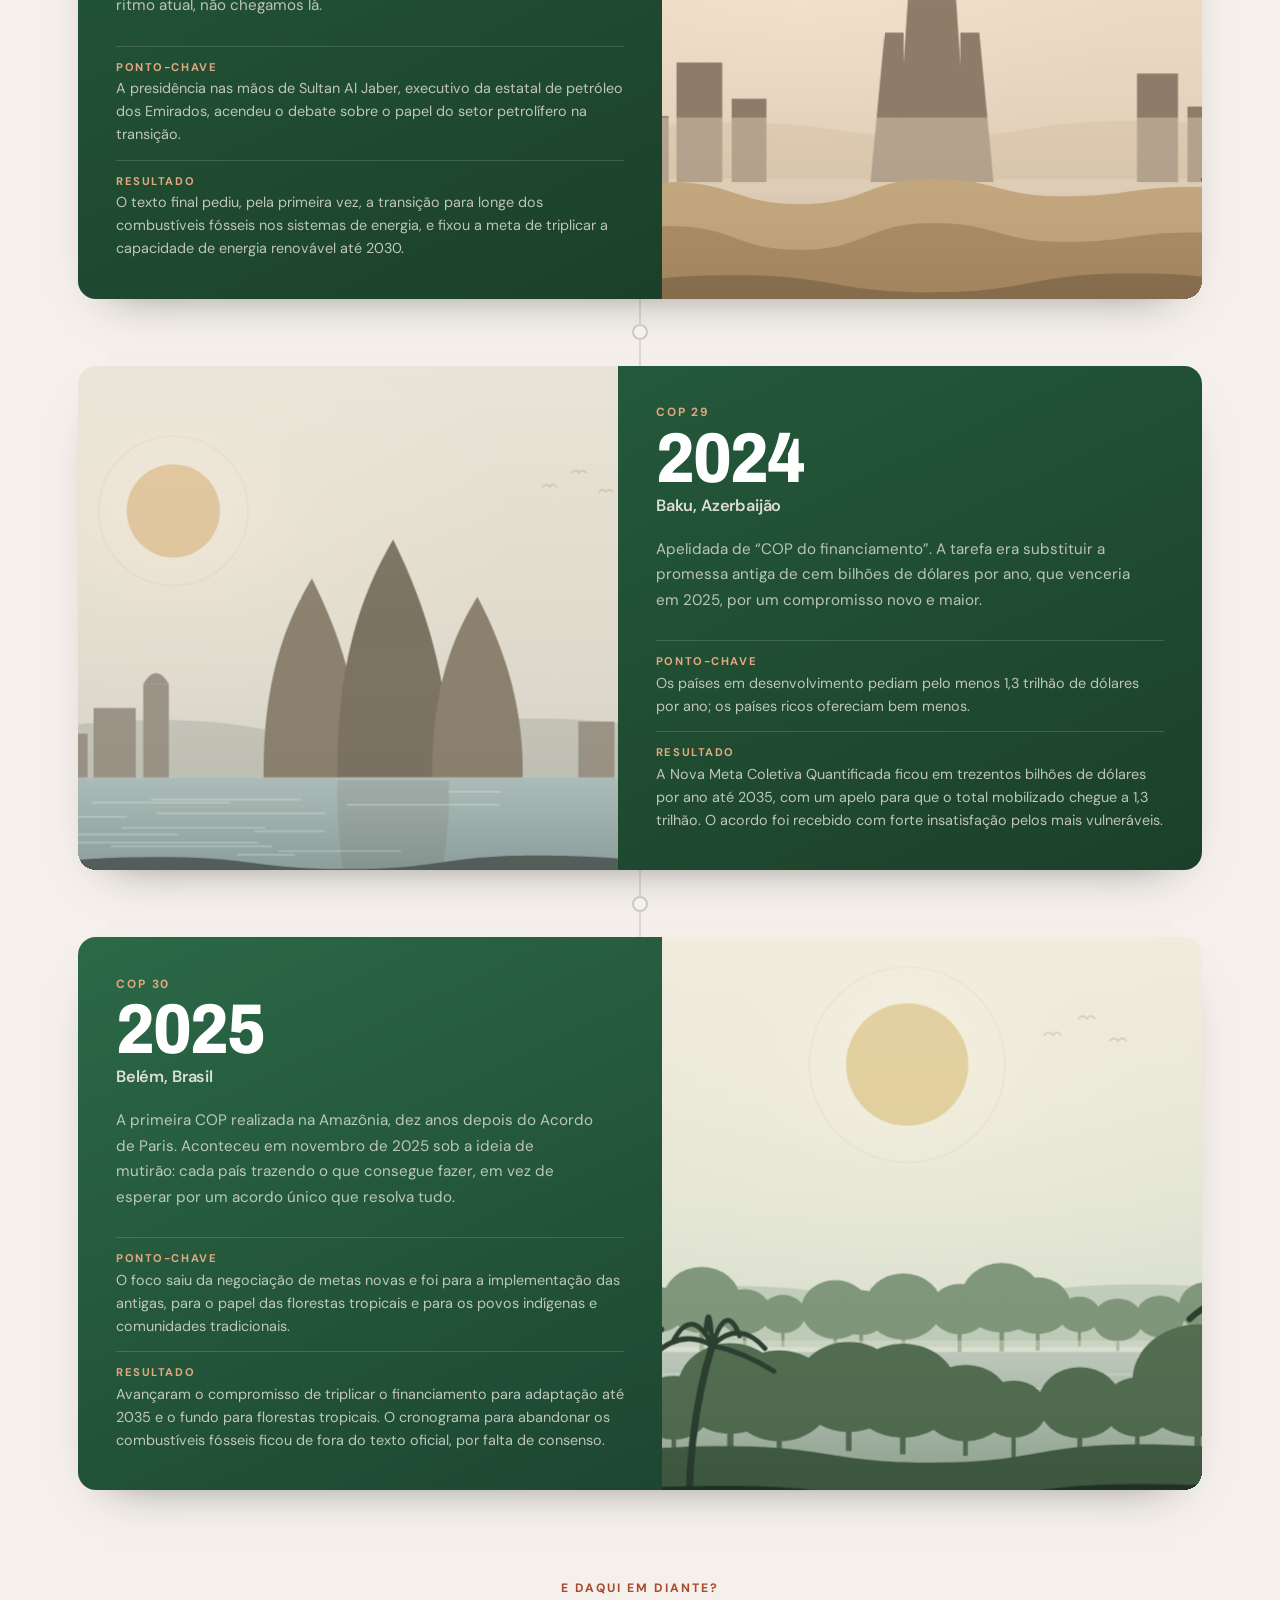
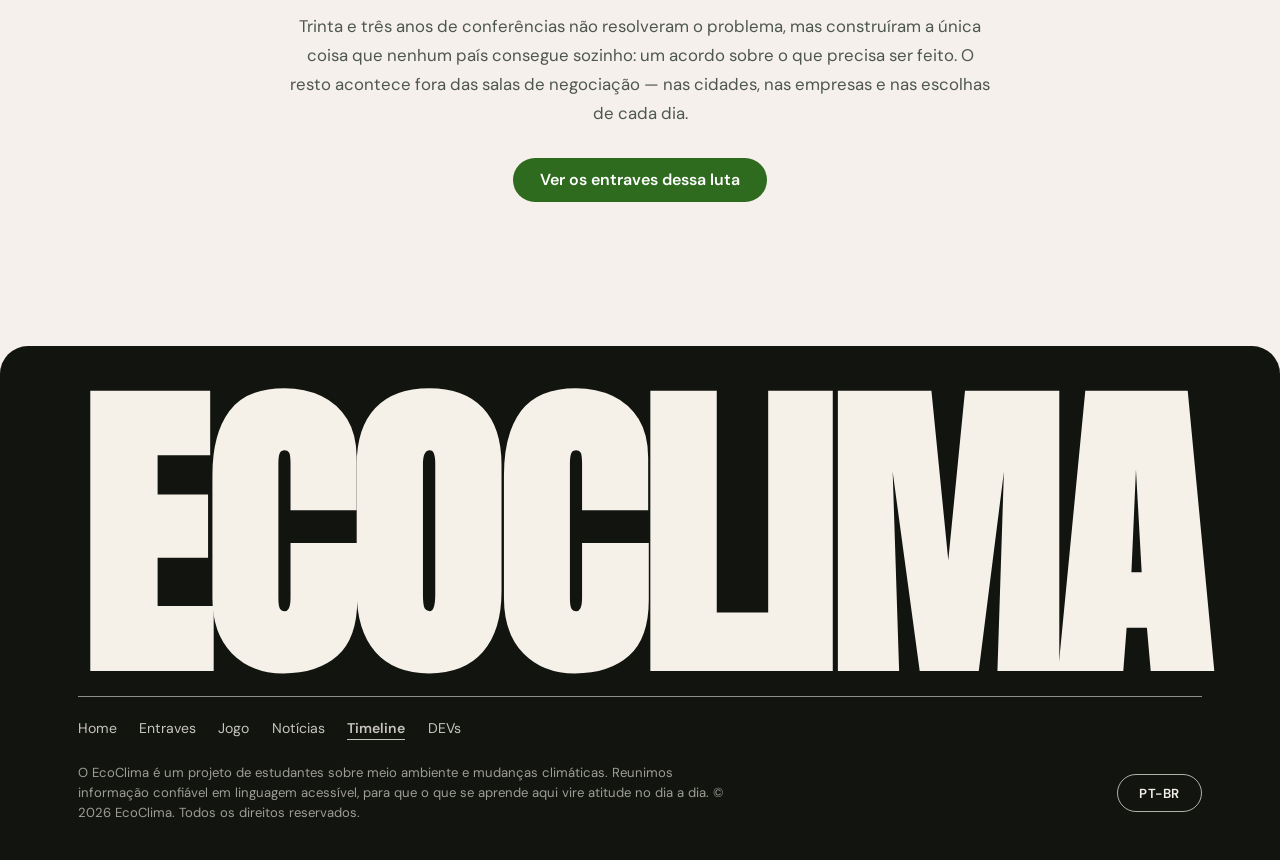
<file: timeline.html>
<!DOCTYPE html>
<html lang="pt-BR">
<head>
<meta charset="UTF-8">
<meta name="viewport" content="width=device-width, initial-scale=1.0">
<title>EcoClima — Timeline das COPs</title>
<meta name="description" content="A linha do tempo das conferências do clima: da Rio-92 à COP30 em Belém, o que foi decidido em cada encontro e por quê.">
<link rel="icon" href="imagens/Logo-preto.png">
<link rel="preconnect" href="https://fonts.googleapis.com">
<link rel="preconnect" href="https://fonts.gstatic.com" crossorigin>
<link href="https://fonts.googleapis.com/css2?family=Anton&family=Archivo:wdth,wght@62..125,100..900&family=DM+Sans:opsz,wght@9..40,300..800&display=swap" rel="stylesheet">
<script>document.documentElement.classList.add("js");</script>
<!-- base.css traz as variáveis e os componentes eco-; style.css traz a identidade
     (navbar, footer); css/timeline.css só o que é desta página -->
<link rel="stylesheet" href="css/base.css">
<link rel="stylesheet" href="style.css">
<link rel="stylesheet" href="css/timeline.css">
</head>
<body class="tl-pagina">

<!-- ============ NAVBAR ============ -->
<!-- montada por js/layout.js -->
<div data-eco-cabecalho></div>

<!-- ============ TOPO ============ -->
<header class="tl-topo" id="top" data-nav="dark">
  <div class="wrap">
    <p class="tl-etiqueta tl-entra">Linha do tempo</p>
    <h1 class="tl-topo__titulo tl-entra">TIMELINE</h1>
    <p class="tl-topo__texto tl-entra">Todas as COPs em ordem para você aprender mais!</p>
    <p class="tl-topo__nota tl-entra">
      De 1992, no Rio de Janeiro, a 2025, em Belém: quinze encontros que construíram,
      passo a passo, o acordo climático que o mundo tem hoje.
    </p>

    <a class="tl-topo__rolar tl-entra" href="#trilha">
      <span class="tl-topo__rolar-txt">começar em 1992</span>
      <span class="tl-topo__rolar-linha" aria-hidden="true"></span>
    </a>
  </div>
</header>

<!-- ============ LINHA DO TEMPO ============ -->
<main class="tl-corpo" data-nav="dark">
  <div class="wrap">

    <!-- atalho lateral com os anos; o conteúdo é montado por js/timeline.js -->
    <nav class="tl-atalho" id="tlAtalho" aria-label="Anos da linha do tempo" hidden></nav>

    <div class="tl-trilha" id="trilha">
      <!-- fio vertical que liga os cards; a parte colorida cresce com a rolagem -->
      <div class="tl-fio" aria-hidden="true"><span class="tl-fio__ativo" id="tlFio"></span></div>

      <ol class="tl-lista">

        <!-- ---------- 1992 ---------- -->
        <li class="tl-item tl-item--esq" id="cop-1992" data-ano="1992">
          <article class="tl-card">
            <div class="tl-card__painel">
              <p class="tl-card__selo">A origem</p>
              <h2 class="tl-card__ano">1992</h2>
              <p class="tl-card__local">Rio de Janeiro, Brasil</p>
              <p class="tl-card__resumo">
                Antes de existir qualquer COP, foi preciso um acordo sobre o tamanho do problema.
                A Rio-92 reuniu delegações de mais de 170 países e cerca de cem chefes de Estado
                para discutir, pela primeira vez em escala mundial, como crescer sem destruir a natureza.
              </p>
              <dl class="tl-fatos">
                <div class="tl-fato">
                  <dt>Ponto-chave</dt>
                  <dd>Nasceu ali a Convenção-Quadro das Nações Unidas sobre Mudança do Clima, o tratado que criou as COPs.</dd>
                </div>
                <div class="tl-fato">
                  <dt>Resultado</dt>
                  <dd>Além da convenção do clima, saíram do encontro a Agenda 21 e a Convenção da Biodiversidade. A sociedade civil participou em peso, algo inédito até então.</dd>
                </div>
              </dl>
            </div>
            <figure class="tl-card__arte">
              <img class="tl-card__img" src="imagens/Imagens-tela-timeline/cop-1992-rio.svg"
                   alt="Ilustração do Rio de Janeiro ao amanhecer: morros arredondados, baía calma e coqueiros"
                   width="1000" height="750" loading="lazy">
            </figure>
          </article>
        </li>

        <!-- ---------- 1995 ---------- -->
        <li class="tl-item tl-item--dir" id="cop-1995" data-ano="1995">
          <article class="tl-card">
            <div class="tl-card__painel">
              <p class="tl-card__selo">COP 1</p>
              <h2 class="tl-card__ano">1995</h2>
              <p class="tl-card__local">Berlim, Alemanha</p>
              <p class="tl-card__resumo">
                A primeira Conferência das Partes serviu para conferir se as promessas da Rio-92
                estavam de pé. Não estavam: as metas voluntárias assumidas pelos países eram
                insuficientes para frear o aquecimento.
              </p>
              <dl class="tl-fatos">
                <div class="tl-fato">
                  <dt>Ponto-chave</dt>
                  <dd>A conferência foi presidida por Angela Merkel, então ministra do Meio Ambiente da Alemanha.</dd>
                </div>
                <div class="tl-fato">
                  <dt>Resultado</dt>
                  <dd>O Mandato de Berlim abriu dois anos de negociação para criar metas obrigatórias de redução de emissões para os países industrializados.</dd>
                </div>
              </dl>
            </div>
            <figure class="tl-card__arte">
              <img class="tl-card__img" src="imagens/Imagens-tela-timeline/cop-1995-berlim.svg"
                   alt="Ilustração de Berlim no inverno: o Portão de Brandemburgo, árvores sem folhas e céu frio"
                   width="1000" height="750" loading="lazy">
            </figure>
          </article>
        </li>

        <!-- ---------- 1997 ---------- -->
        <li class="tl-item tl-item--esq" id="cop-1997" data-ano="1997">
          <article class="tl-card">
            <div class="tl-card__painel">
              <p class="tl-card__selo">COP 3</p>
              <h2 class="tl-card__ano">1997</h2>
              <p class="tl-card__local">Quioto, Japão</p>
              <p class="tl-card__resumo">
                Dois anos depois do Mandato de Berlim veio o primeiro acordo climático da história
                com metas obrigatórias. Foi também a primeira vez que o mundo colocou preço e prazo
                na redução de emissões.
              </p>
              <dl class="tl-fatos">
                <div class="tl-fato">
                  <dt>Ponto-chave</dt>
                  <dd>Consolidou a ideia de “responsabilidades comuns, porém diferenciadas”: quem mais poluiu para se industrializar deveria cortar mais.</dd>
                </div>
                <div class="tl-fato">
                  <dt>Resultado</dt>
                  <dd>O Protocolo de Quioto exigiu dos países desenvolvidos uma redução média de 5,2% das emissões em relação a 1990, entre 2008 e 2012. Criou também o Mecanismo de Desenvolvimento Limpo e o comércio de créditos de carbono.</dd>
                </div>
              </dl>
            </div>
            <figure class="tl-card__arte">
              <img class="tl-card__img" src="imagens/Imagens-tela-timeline/cop-1997-quioto.svg"
                   alt="Ilustração de Quioto ao entardecer: pagode de cinco andares, torii e colinas"
                   width="1000" height="750" loading="lazy">
            </figure>
          </article>
        </li>

        <!-- ---------- 2000 ---------- -->
        <li class="tl-item tl-item--dir" id="cop-2000" data-ano="2000">
          <article class="tl-card">
            <div class="tl-card__painel">
              <p class="tl-card__selo">COP 6</p>
              <h2 class="tl-card__ano">2000</h2>
              <p class="tl-card__local">Haia, Países Baixos</p>
              <p class="tl-card__resumo">
                A conferência que travou. União Europeia e Estados Unidos discordaram sobre quanto
                as florestas e o solo poderiam contar como “sumidouros de carbono” para abater
                as metas já assumidas em Quioto.
              </p>
              <dl class="tl-fatos">
                <div class="tl-fato">
                  <dt>Ponto-chave</dt>
                  <dd>Os Estados Unidos queriam compensar emissões industriais com o carbono absorvido pela vegetação; a União Europeia via nisso uma forma de fugir dos cortes reais.</dd>
                </div>
                <div class="tl-fato">
                  <dt>Resultado</dt>
                  <dd>As negociações foram suspensas sem acordo e só voltaram meses depois, numa sessão extra realizada em Bonn, em 2001.</dd>
                </div>
              </dl>
            </div>
            <figure class="tl-card__arte">
              <img class="tl-card__img" src="imagens/Imagens-tela-timeline/cop-2000-haia.svg"
                   alt="Ilustração da Holanda: moinho de vento, casas de canal com empenas escalonadas e água parada"
                   width="1000" height="750" loading="lazy">
            </figure>
          </article>
        </li>

        <!-- ---------- 2005 ---------- -->
        <li class="tl-item tl-item--esq" id="cop-2005" data-ano="2005">
          <article class="tl-card">
            <div class="tl-card__painel">
              <p class="tl-card__selo">COP 11</p>
              <h2 class="tl-card__ano">2005</h2>
              <p class="tl-card__local">Montreal, Canadá</p>
              <p class="tl-card__resumo">
                O Protocolo de Quioto entrou em vigor em fevereiro de 2005, depois que a Rússia o
                ratificou. Montreal foi o primeiro encontro com o acordo valendo de verdade — e com
                a obrigação de pensar no que viria depois dele.
              </p>
              <dl class="tl-fatos">
                <div class="tl-fato">
                  <dt>Ponto-chave</dt>
                  <dd>Aconteceu ali a primeira reunião das Partes do Protocolo de Quioto, realizada junto com a COP.</dd>
                </div>
                <div class="tl-fato">
                  <dt>Resultado</dt>
                  <dd>O Plano de Ação de Montreal começou a desenhar o regime pós-2012 e abriu a discussão que daria origem ao REDD, a redução de emissões por desmatamento.</dd>
                </div>
              </dl>
            </div>
            <figure class="tl-card__arte">
              <img class="tl-card__img" src="imagens/Imagens-tela-timeline/cop-2005-montreal.svg"
                   alt="Ilustração de Montreal no inverno: cúpula geodésica, pinheiros e campo de neve"
                   width="1000" height="750" loading="lazy">
            </figure>
          </article>
        </li>

        <!-- ---------- 2007 ---------- -->
        <li class="tl-item tl-item--dir" id="cop-2007" data-ano="2007">
          <article class="tl-card">
            <div class="tl-card__painel">
              <p class="tl-card__selo">COP 13</p>
              <h2 class="tl-card__ano">2007</h2>
              <p class="tl-card__local">Bali, Indonésia</p>
              <p class="tl-card__resumo">
                O quarto relatório do IPCC, publicado naquele ano, afirmou com clareza que o
                aquecimento global é causado pela ação humana. A conferência existiu para responder
                a esse diagnóstico.
              </p>
              <dl class="tl-fatos">
                <div class="tl-fato">
                  <dt>Ponto-chave</dt>
                  <dd>Pela primeira vez, os países em desenvolvimento também foram chamados a apresentar medidas de redução de emissões.</dd>
                </div>
                <div class="tl-fato">
                  <dt>Resultado</dt>
                  <dd>O Mapa do Caminho de Bali organizou a negociação de um novo acordo em quatro pilares: redução de emissões, adaptação, tecnologia e financiamento.</dd>
                </div>
              </dl>
            </div>
            <figure class="tl-card__arte">
              <img class="tl-card__img" src="imagens/Imagens-tela-timeline/cop-2007-bali.svg"
                   alt="Ilustração de Bali: vulcão ao fundo, terraços de arroz e coqueiros junto ao mar"
                   width="1000" height="750" loading="lazy">
            </figure>
          </article>
        </li>

        <!-- ---------- 2009 ---------- -->
        <li class="tl-item tl-item--esq" id="cop-2009" data-ano="2009">
          <article class="tl-card">
            <div class="tl-card__painel">
              <p class="tl-card__selo">COP 15</p>
              <h2 class="tl-card__ano">2009</h2>
              <p class="tl-card__local">Copenhague, Dinamarca</p>
              <p class="tl-card__resumo">
                A COP mais esperada da década terminou em frustração. A expectativa era sair de lá
                com o sucessor de Quioto; o que saiu foi um texto político, negociado às pressas por
                um grupo pequeno de países.
              </p>
              <dl class="tl-fatos">
                <div class="tl-fato">
                  <dt>Ponto-chave</dt>
                  <dd>O Acordo de Copenhague não chegou a ser formalmente adotado: a conferência apenas “tomou nota” dele.</dd>
                </div>
                <div class="tl-fato">
                  <dt>Resultado</dt>
                  <dd>Ainda assim ficaram registrados dois compromissos que voltariam mais tarde: limitar o aquecimento a 2 °C e mobilizar cem bilhões de dólares por ano, até 2020, para os países em desenvolvimento.</dd>
                </div>
              </dl>
            </div>
            <figure class="tl-card__arte">
              <img class="tl-card__img" src="imagens/Imagens-tela-timeline/cop-2009-copenhague.svg"
                   alt="Ilustração de Copenhague: turbinas eólicas no mar e a fileira de casas coloridas do porto"
                   width="1000" height="750" loading="lazy">
            </figure>
          </article>
        </li>

        <!-- ---------- 2011 ---------- -->
        <li class="tl-item tl-item--dir" id="cop-2011" data-ano="2011">
          <article class="tl-card">
            <div class="tl-card__painel">
              <p class="tl-card__selo">COP 17</p>
              <h2 class="tl-card__ano">2011</h2>
              <p class="tl-card__local">Durban, África do Sul</p>
              <p class="tl-card__resumo">
                O primeiro período de compromissos de Quioto terminava em 2012 e não havia nada
                pronto para colocar no lugar. Durban existiu para evitar esse vazio.
              </p>
              <dl class="tl-fatos">
                <div class="tl-fato">
                  <dt>Ponto-chave</dt>
                  <dd>Quebrou-se a separação rígida entre países desenvolvidos e em desenvolvimento: o próximo acordo valeria para todos.</dd>
                </div>
                <div class="tl-fato">
                  <dt>Resultado</dt>
                  <dd>A Plataforma de Durban definiu o prazo — um novo acordo global deveria ser concluído até 2015 e entrar em vigor a partir de 2020. Era o caminho que levaria a Paris.</dd>
                </div>
              </dl>
            </div>
            <figure class="tl-card__arte">
              <img class="tl-card__img" src="imagens/Imagens-tela-timeline/cop-2011-durban.svg"
                   alt="Ilustração da costa da África do Sul: sol grande, acácias de copa achatada e savana"
                   width="1000" height="750" loading="lazy">
            </figure>
          </article>
        </li>

        <!-- ---------- 2013 ---------- -->
        <li class="tl-item tl-item--esq" id="cop-2013" data-ano="2013">
          <article class="tl-card">
            <div class="tl-card__painel">
              <p class="tl-card__selo">COP 19</p>
              <h2 class="tl-card__ano">2013</h2>
              <p class="tl-card__local">Varsóvia, Polônia</p>
              <p class="tl-card__resumo">
                Enquanto os países negociavam, o tufão Haiyan devastava as Filipinas. O delegado
                filipino entrou em greve de fome durante a conferência e o tema das perdas causadas
                pelo clima ficou impossível de adiar.
              </p>
              <dl class="tl-fatos">
                <div class="tl-fato">
                  <dt>Ponto-chave</dt>
                  <dd>A discussão se voltou para quem paga a conta dos estragos — e para as nações que menos emitiram, mas são as mais atingidas.</dd>
                </div>
                <div class="tl-fato">
                  <dt>Resultado</dt>
                  <dd>Foi criado o Mecanismo Internacional de Varsóvia para Perdas e Danos, ao lado do Quadro de Varsóvia para REDD+, com regras de pagamento por florestas em pé.</dd>
                </div>
              </dl>
            </div>
            <figure class="tl-card__arte">
              <img class="tl-card__img" src="imagens/Imagens-tela-timeline/cop-2013-varsovia.svg"
                   alt="Ilustração de Varsóvia sob tempestade: silhueta da cidade, chuva forte e água empoçada"
                   width="1000" height="750" loading="lazy">
            </figure>
          </article>
        </li>

        <!-- ---------- 2015 ---------- -->
        <li class="tl-item tl-item--dir tl-item--marco" id="cop-2015" data-ano="2015">
          <article class="tl-card">
            <div class="tl-card__painel">
              <p class="tl-card__selo">COP 21</p>
              <h2 class="tl-card__ano">2015</h2>
              <p class="tl-card__local">Paris, França</p>
              <p class="tl-card__resumo">
                O ponto de chegada do caminho aberto em Durban e o acordo climático mais importante
                já assinado. Cento e noventa e cinco países aprovaram um modelo novo, feito de
                compromissos próprios revisados de tempos em tempos.
              </p>
              <dl class="tl-fatos">
                <div class="tl-fato">
                  <dt>Ponto-chave</dt>
                  <dd>Cada país passou a apresentar a sua própria meta, a NDC, em vez de receber um número decidido de cima para baixo.</dd>
                </div>
                <div class="tl-fato">
                  <dt>Resultado</dt>
                  <dd>O Acordo de Paris fixou o objetivo de manter o aquecimento bem abaixo de 2 °C, com esforços para limitá-lo a 1,5 °C, e criou o ciclo de revisão das metas a cada cinco anos.</dd>
                </div>
              </dl>
            </div>
            <figure class="tl-card__arte">
              <img class="tl-card__img" src="imagens/Imagens-tela-timeline/cop-2015-paris.svg"
                   alt="Ilustração de Paris ao anoitecer: a Torre Eiffel, o rio Sena e árvores do parque"
                   width="1000" height="750" loading="lazy">
            </figure>
          </article>
        </li>

        <!-- ---------- 2021 ---------- -->
        <li class="tl-item tl-item--esq" id="cop-2021" data-ano="2021">
          <article class="tl-card">
            <div class="tl-card__painel">
              <p class="tl-card__selo">COP 26</p>
              <h2 class="tl-card__ano">2021</h2>
              <p class="tl-card__local">Glasgow, Reino Unido</p>
              <p class="tl-card__resumo">
                Primeira COP presencial depois do início da pandemia, realizada poucos meses depois
                de o IPCC apontar que a situação já era, nas palavras da ONU, um “código vermelho
                para a humanidade”.
              </p>
              <dl class="tl-fatos">
                <div class="tl-fato">
                  <dt>Ponto-chave</dt>
                  <dd>Pela primeira vez, o texto final de uma COP citou explicitamente o carvão e os subsídios aos combustíveis fósseis.</dd>
                </div>
                <div class="tl-fato">
                  <dt>Resultado</dt>
                  <dd>O Pacto Climático de Glasgow pediu a redução gradual do uso do carvão sem captura de emissões e fechou as regras do Artigo 6, que trata do mercado global de carbono.</dd>
                </div>
              </dl>
            </div>
            <figure class="tl-card__arte">
              <img class="tl-card__img" src="imagens/Imagens-tela-timeline/cop-2021-glasgow.svg"
                   alt="Ilustração das terras altas da Escócia: colinas verdes, ponte sobre o rio e garoa"
                   width="1000" height="750" loading="lazy">
            </figure>
          </article>
        </li>

        <!-- ---------- 2022 ---------- -->
        <li class="tl-item tl-item--dir" id="cop-2022" data-ano="2022">
          <article class="tl-card">
            <div class="tl-card__painel">
              <p class="tl-card__selo">COP 27</p>
              <h2 class="tl-card__ano">2022</h2>
              <p class="tl-card__local">Sharm El-Sheikh, Egito</p>
              <p class="tl-card__resumo">
                Chamada de “COP africana”, foi a conferência da implementação e do dinheiro: menos
                metas novas, mais cobrança sobre o que já havia sido prometido nos anos anteriores.
              </p>
              <dl class="tl-fatos">
                <div class="tl-fato">
                  <dt>Ponto-chave</dt>
                  <dd>Os países mais vulneráveis cobraram compensação histórica pelos prejuízos que já sofrem com secas, enchentes e tempestades.</dd>
                </div>
                <div class="tl-fato">
                  <dt>Resultado</dt>
                  <dd>Foi aprovada a criação de um fundo específico de Perdas e Danos para auxiliar as nações mais atingidas — uma reivindicação de mais de trinta anos.</dd>
                </div>
              </dl>
            </div>
            <figure class="tl-card__arte">
              <img class="tl-card__img" src="imagens/Imagens-tela-timeline/cop-2022-sharm.svg"
                   alt="Ilustração do Egito: dunas do deserto encontrando o Mar Vermelho sob sol forte"
                   width="1000" height="750" loading="lazy">
            </figure>
          </article>
        </li>

        <!-- ---------- 2023 ---------- -->
        <li class="tl-item tl-item--esq" id="cop-2023" data-ano="2023">
          <article class="tl-card">
            <div class="tl-card__painel">
              <p class="tl-card__selo">COP 28</p>
              <h2 class="tl-card__ano">2023</h2>
              <p class="tl-card__local">Dubai, Emirados Árabes Unidos</p>
              <p class="tl-card__resumo">
                A COP do primeiro Balanço Global, o exame que mede se o mundo está perto ou longe
                das metas de Paris. O diagnóstico foi duro: no ritmo atual, não chegamos lá.
              </p>
              <dl class="tl-fatos">
                <div class="tl-fato">
                  <dt>Ponto-chave</dt>
                  <dd>A presidência nas mãos de Sultan Al Jaber, executivo da estatal de petróleo dos Emirados, acendeu o debate sobre o papel do setor petrolífero na transição.</dd>
                </div>
                <div class="tl-fato">
                  <dt>Resultado</dt>
                  <dd>O texto final pediu, pela primeira vez, a transição para longe dos combustíveis fósseis nos sistemas de energia, e fixou a meta de triplicar a capacidade de energia renovável até 2030.</dd>
                </div>
              </dl>
            </div>
            <figure class="tl-card__arte">
              <img class="tl-card__img" src="imagens/Imagens-tela-timeline/cop-2023-dubai.svg"
                   alt="Ilustração de Dubai: arranha-céus recortados na neblina quente sobre as dunas"
                   width="1000" height="750" loading="lazy">
            </figure>
          </article>
        </li>

        <!-- ---------- 2024 ---------- -->
        <li class="tl-item tl-item--dir" id="cop-2024" data-ano="2024">
          <article class="tl-card">
            <div class="tl-card__painel">
              <p class="tl-card__selo">COP 29</p>
              <h2 class="tl-card__ano">2024</h2>
              <p class="tl-card__local">Baku, Azerbaijão</p>
              <p class="tl-card__resumo">
                Apelidada de “COP do financiamento”. A tarefa era substituir a promessa antiga de
                cem bilhões de dólares por ano, que venceria em 2025, por um compromisso novo e maior.
              </p>
              <dl class="tl-fatos">
                <div class="tl-fato">
                  <dt>Ponto-chave</dt>
                  <dd>Os países em desenvolvimento pediam pelo menos 1,3 trilhão de dólares por ano; os países ricos ofereciam bem menos.</dd>
                </div>
                <div class="tl-fato">
                  <dt>Resultado</dt>
                  <dd>A Nova Meta Coletiva Quantificada ficou em trezentos bilhões de dólares por ano até 2035, com um apelo para que o total mobilizado chegue a 1,3 trilhão. O acordo foi recebido com forte insatisfação pelos mais vulneráveis.</dd>
                </div>
              </dl>
            </div>
            <figure class="tl-card__arte">
              <img class="tl-card__img" src="imagens/Imagens-tela-timeline/cop-2024-baku.svg"
                   alt="Ilustração de Baku: as três torres em forma de chama diante do mar Cáspio"
                   width="1000" height="750" loading="lazy">
            </figure>
          </article>
        </li>

        <!-- ---------- 2025 ---------- -->
        <li class="tl-item tl-item--esq tl-item--marco" id="cop-2025" data-ano="2025">
          <article class="tl-card">
            <div class="tl-card__painel">
              <p class="tl-card__selo">COP 30</p>
              <h2 class="tl-card__ano">2025</h2>
              <p class="tl-card__local">Belém, Brasil</p>
              <p class="tl-card__resumo">
                A primeira COP realizada na Amazônia, dez anos depois do Acordo de Paris. Aconteceu
                em novembro de 2025 sob a ideia de mutirão: cada país trazendo o que consegue fazer,
                em vez de esperar por um acordo único que resolva tudo.
              </p>
              <dl class="tl-fatos">
                <div class="tl-fato">
                  <dt>Ponto-chave</dt>
                  <dd>O foco saiu da negociação de metas novas e foi para a implementação das antigas, para o papel das florestas tropicais e para os povos indígenas e comunidades tradicionais.</dd>
                </div>
                <div class="tl-fato">
                  <dt>Resultado</dt>
                  <dd>Avançaram o compromisso de triplicar o financiamento para adaptação até 2035 e o fundo para florestas tropicais. O cronograma para abandonar os combustíveis fósseis ficou de fora do texto oficial, por falta de consenso.</dd>
                </div>
              </dl>
            </div>
            <figure class="tl-card__arte">
              <img class="tl-card__img" src="imagens/Imagens-tela-timeline/cop-2025-belem.svg"
                   alt="Ilustração da Amazônia: rio largo, neblina sobre a floresta densa e açaizeiros"
                   width="1000" height="750" loading="lazy">
            </figure>
          </article>
        </li>

      </ol>
    </div>

    <!-- ---------- fecho ---------- -->
    <section class="tl-fecho tl-entra">
      <p class="tl-etiqueta">E daqui em diante?</p>
      <p class="tl-fecho__texto">
        Trinta e três anos de conferências não resolveram o problema, mas construíram a única
        coisa que nenhum país consegue sozinho: um acordo sobre o que precisa ser feito. O resto
        acontece fora das salas de negociação — nas cidades, nas empresas e nas escolhas de cada dia.
      </p>
      <a class="eco-btn eco-btn--principal tl-fecho__botao" href="entraves.html">Ver os entraves dessa luta</a>
    </section>

  </div>
</main>

<!-- ============ FOOTER ============ -->
<!-- montado por js/layout.js; "escuro" porque nesta página o rodapé é preto -->
<div data-eco-rodape data-variante="escuro"></div>

<!-- layout.js vem antes: o script.js precisa achar o cabeçalho já no lugar -->
<script src="js/layout.js"></script>
<script src="script.js"></script>
<script src="js/timeline.js"></script>
</body>
</html>
</file>
<file: css/base.css>
/* =========================================================
   ECOCLIMA — base.css
   Variáveis e componentes compartilhados por todas as páginas.

   REGRA DESTE ARQUIVO: nada de seletor de elemento solto
   (body, h1, p, a, *). Tudo mora em classes com prefixo eco-,
   porque a Home, a DEVs e a Entraves já têm o estilo delas no
   style.css e nada aqui pode alterar essas páginas.

   Exceção combinada: o cabeçalho e o rodapé continuam usando as
   classes nav__* e footer__* que já existem no style.css. Só o
   que é novo no rodapé (a linha de links) ganhou nome eco-.
   ========================================================= */

/* =========================================================
   1. Variáveis
   ========================================================= */
:root{
  /* ---- Cores do guia visual ---- */
  --menta:        #D3EBC8;   /* fundo da boas-vindas e painéis de destaque */
  --areia:        #F1ECE2;   /* fundo alternado de seções */
  --claro:        #F5F0EB;   /* fundo padrão das páginas (valor tirado das telas do Figma) */
  --verde:        #2F6B1F;   /* botões principais, links, linha da timeline */
  --verde-escuro: #0F1A10;   /* títulos e texto principal */
  --verde-floresta: #002406; /* letras gigantes da tela de boas-vindas */
  --cinza:        #4D574B;   /* texto secundário */
  --terracota:    #A84A2C;   /* única cor de alerta: erros e selos das COPs */
  --borda:        #D9DDD3;   /* contornos finos */

  /* ---- Fontes (as mesmas que a Home já carrega do Google Fonts) ---- */
  --fonte-titulo: 'Archivo', 'Arial Narrow', Impact, sans-serif;   /* títulos grandes */
  --fonte-logo:   'Anton', 'Arial Narrow', Impact, sans-serif;     /* só o logotipo ECOCLIMA */
  --fonte-texto:  'DM Sans', 'Segoe UI', system-ui, sans-serif;    /* todo o resto */

  /* ---- Medidas ---- */
  --eco-raio:     12px;    /* cantos de cards e campos */
  --eco-pilula:   999px;   /* botões */
  --eco-linha:    70ch;    /* ~75 caracteres por linha de texto corrido */
  --eco-suave:    cubic-bezier(.22, .68, .32, 1);
}

/* =========================================================
   2. Corpo das páginas novas
   Só vale para quem escrever <body class="eco-corpo">.
   As páginas antigas não usam esta classe.
   ========================================================= */
.eco-corpo{
  margin: 0;
  font-family: var(--fonte-texto);
  font-size: 1rem;
  line-height: 1.6;
  color: var(--verde-escuro);
  background: var(--claro);
  -webkit-font-smoothing: antialiased;
}
.eco-corpo,
.eco-corpo *,
.eco-corpo *::before,
.eco-corpo *::after{ box-sizing: border-box; }

/* foco sempre visível para quem navega pelo teclado */
.eco-corpo :focus-visible{
  outline: 2px solid var(--verde);
  outline-offset: 2px;
  border-radius: 4px;
}

/* =========================================================
   3. Texto
   ========================================================= */
.eco-titulo{
  font-family: var(--fonte-titulo);
  font-variation-settings: 'wdth' 82, 'wght' 800;
  font-size: clamp(2.2rem, 7vw, 5rem);
  line-height: .92;
  letter-spacing: -.02em;
  color: var(--verde-escuro);
  margin: 0;
}
.eco-subtitulo{
  font-family: var(--fonte-texto);
  font-size: clamp(1.3rem, 3vw, 2rem);
  font-weight: 600;
  line-height: 1.15;
  letter-spacing: -.02em;
  color: var(--verde-escuro);
  margin: 0;
}
.eco-texto{
  max-width: var(--eco-linha);
  color: var(--cinza);
  margin: 0;
}
.eco-link{
  color: var(--verde);
  text-decoration: underline;
  text-underline-offset: 3px;
}

/* visível só para leitores de tela */
.eco-so-leitor{
  position: absolute;
  width: 1px; height: 1px;
  padding: 0; margin: -1px;
  overflow: hidden;
  clip-path: inset(50%);
  white-space: nowrap;
}

/* =========================================================
   4. Botões
   O texto do botão diz o que acontece: "Criar conta", "Entrar".
   ========================================================= */
.eco-btn{
  display: inline-flex;
  align-items: center;
  justify-content: center;
  gap: .5rem;
  padding: .8rem 1.6rem;
  border: 1.5px solid transparent;
  border-radius: var(--eco-pilula);
  font-family: var(--fonte-texto);
  font-size: 1rem;
  font-weight: 600;
  line-height: 1;
  text-decoration: none;
  cursor: pointer;
  transition: background .3s var(--eco-suave), color .3s var(--eco-suave),
              border-color .3s var(--eco-suave), transform .3s var(--eco-suave);
}
.eco-btn:active{ transform: scale(.98); }

.eco-btn--principal{
  background: var(--verde);
  color: #fff;
}
.eco-btn--principal:hover{ background: var(--verde-escuro); }

.eco-btn--secundario{
  background: transparent;
  color: var(--verde-escuro);
  border-color: var(--verde-escuro);
}
.eco-btn--secundario:hover{
  background: var(--verde-escuro);
  color: var(--claro);
}

.eco-btn[disabled],
.eco-btn[aria-disabled="true"]{
  opacity: .5;
  cursor: not-allowed;
}

/* =========================================================
   5. Cards — contorno fino, nunca sombra preta dura
   ========================================================= */
.eco-card{
  background: #fff;
  border: 1px solid var(--borda);
  border-radius: var(--eco-raio);
  padding: clamp(1.1rem, 2.4vw, 1.8rem);
}
.eco-card--areia{ background: var(--areia); }
.eco-card--menta{ background: var(--menta); border-color: transparent; }

.eco-card__titulo{
  font-family: var(--fonte-texto);
  font-size: 1.1rem;
  font-weight: 700;
  line-height: 1.2;
  color: var(--verde-escuro);
  margin: 0 0 .5rem;
}
.eco-card__texto{
  font-size: .95rem;
  color: var(--cinza);
  margin: 0;
}

/* ícones: SVG de traço inline, nunca emoji */
.eco-icone{
  width: 24px; height: 24px;
  flex: 0 0 auto;
  fill: none;
  stroke: currentColor;
  stroke-width: 1.6;
  stroke-linecap: round;
  stroke-linejoin: round;
}

/* =========================================================
   6. Formulários — rótulo acima do campo, erro embaixo
   ========================================================= */
.eco-form{
  display: grid;
  gap: 1.15rem;
  width: 100%;
}

/* sem gap: a mensagem de erro precisa continuar no HTML mesmo vazia
   (é ela que avisa o leitor de tela), e um gap deixaria um buraco */
.eco-campo{ display: grid; }

/* rótulo pequeno e discreto, sempre acima do campo */
.eco-campo__rotulo{
  font-size: .85rem;
  font-weight: 400;
  color: var(--cinza);
  margin-bottom: .3rem;
}

/* campo de linha: só o fiozinho embaixo, como nas telas do Figma */
.eco-campo__entrada{
  width: 100%;
  padding: .45rem 0;
  font-family: var(--fonte-texto);
  font-size: .95rem;
  font-weight: 600;
  color: var(--verde-escuro);
  background: transparent;
  border: 0;
  border-bottom: 1.5px solid var(--borda);
  border-radius: 0;
  transition: border-color .25s var(--eco-suave);
}
.eco-campo__entrada::placeholder{ color: var(--cinza); font-weight: 400; opacity: .8; }
.eco-campo__entrada:focus{
  outline: none;                       /* a própria linha mostra o foco */
  border-bottom-width: 2px;
  border-bottom-color: var(--verde);
}

/* Vazia, a mensagem não ocupa altura nenhuma — mas continua no HTML,
   porque é ela que tem aria-live e avisa quem usa leitor de tela. */
.eco-campo__erro{
  font-size: .82rem;
  line-height: 1.35;
  color: var(--terracota);
  margin: 0;
}
.eco-campo__erro:not(:empty){ margin-top: .35rem; }

.eco-campo--erro .eco-campo__entrada{ border-bottom-color: var(--terracota); }

.eco-campo__ajuda{
  font-size: .85rem;
  color: var(--cinza);
}

/* =========================================================
   7. Aviso (toast)
   Canto inferior direito no computador, topo no celular.
   Quem mostra e esconde é o JS, trocando a classe --visivel.
   O HTML precisa ter aria-live="polite".
   ========================================================= */
.eco-aviso{
  position: fixed;
  right: 1.25rem;
  bottom: 1.25rem;
  z-index: 999;
  max-width: min(22rem, calc(100vw - 2.5rem));
  padding: .85rem 1.15rem;
  background: var(--verde-escuro);
  color: var(--claro);
  border-radius: var(--eco-raio);
  font-size: .95rem;
  opacity: 0;
  transform: translateY(12px);
  pointer-events: none;
  transition: opacity .3s var(--eco-suave), transform .3s var(--eco-suave);
}
.eco-aviso--visivel{
  opacity: 1;
  transform: none;
}
.eco-aviso--erro{ background: var(--terracota); }

@media (max-width: 767px){
  .eco-aviso{
    top: 1rem;
    bottom: auto;
    left: 1rem;
    right: 1rem;
    max-width: none;
    transform: translateY(-12px);
  }
  .eco-aviso--visivel{ transform: none; }
}

/* =========================================================
   8. Peças do cabeçalho e do rodapé compartilhados
   (o resto do visual deles vem do style.css)
   ========================================================= */

/* espaço reservado do login no cabeçalho — preenchido na Etapa 2 */
.eco-conta{
  display: flex;
  align-items: center;
  gap: .6rem;
}
/* o [hidden] precisa vencer o display de cima, senão o espaço vazio
   ainda ocuparia lugar na barra (mesmo caso do .nav__mobile) */
.eco-conta[hidden]{ display: none; }

/* Tudo aqui herda a cor da barra (currentColor), então funciona igual
   sobre foto (texto branco) e sobre fundo claro (texto escuro). */
.eco-conta__ola{
  font-size: .92rem;
  font-weight: 500;
  white-space: nowrap;
}
.eco-conta__entrar,
.eco-conta__sair{
  font-family: var(--fonte-texto);
  font-size: .92rem;
  font-weight: 600;
  line-height: 1;
  padding: .42rem .9rem;
  border: 1px solid currentColor;
  border-radius: var(--eco-pilula);
  background: transparent;
  color: inherit;
  cursor: pointer;
  white-space: nowrap;
  transition: opacity .3s var(--eco-suave);
}
.eco-conta__entrar{ text-decoration: none; }
/* a barra muda de cor conforme a seção, então o hover não pode fixar
   uma cor de fundo: um leve apagar funciona sobre qualquer fundo */
.eco-conta__entrar:hover,
.eco-conta__sair:hover{ opacity: .7; }

/* dentro do menu do celular os itens ficam empilhados, como os .nav__mlink */
.eco-conta--mobile{
  flex-wrap: wrap;
  gap: .8rem;
  padding: 1rem .2rem .2rem;
}

/* linha de links do rodapé */
.eco-rodape-links{
  display: flex;
  flex-wrap: wrap;
  gap: .4rem 1.4rem;
  margin-bottom: 1.4rem;
}
.eco-rodape-link{
  font-size: .88rem;
  color: inherit;
  text-decoration: none;
  padding-bottom: 2px;
  border-bottom: 1px solid transparent;
  transition: border-color .3s var(--eco-suave), opacity .3s var(--eco-suave);
}
.eco-rodape-link:hover{ border-bottom-color: currentColor; }
/* página atual: o fiozinho fica sempre visível, como no cabeçalho */
.eco-rodape-link[aria-current="page"]{
  font-weight: 600;
  border-bottom-color: currentColor;
}
.eco-rodape-link:focus-visible{
  outline: 2px solid currentColor;
  outline-offset: 3px;
}
/* no rodapé escuro o texto é claro, então o link só perde um pouco de peso */
.footer--dark .eco-rodape-link{ opacity: .8; }
.footer--dark .eco-rodape-link:hover{ opacity: 1; }

/* =========================================================
   9. Movimento
   Só onde responde a uma ação — e nunca para quem pediu
   menos animação no sistema.
   ========================================================= */
@media (prefers-reduced-motion: reduce){
  .eco-btn,
  .eco-campo__entrada,
  .eco-aviso,
  .eco-rodape-link{
    transition-duration: .01ms;
  }
  .eco-aviso{ transform: none; }
}
</file>
<file: css/boas-vindas.css>
/* =========================================================
   ECOCLIMA — boas-vindas.css
   Só da primeira tela do site (index.html).

   COMO ESTA TELA ESCALA
   A tela de referência tem 981 x 642. Todo número aqui é a
   medida da referência em porcentagem da largura dela, escrita
   em "u":

     --u: min(1vw, 1.9vh)

   Uma régua só para tudo — tamanho de letra, imagem, botão e
   espaço. Assim nada sai de proporção com o resto, e a tela
   inteira cabe sem rolagem tanto num monitor 16:9 quanto num
   3:2. No celular a conta muda para rem, senão os textos
   ficariam pequenos demais para ler.
   ========================================================= */

.bv{
  --u: min(1vw, 1.9vh);

  position: relative;
  min-height: 100svh;
  display: flex;
  flex-direction: column;
  background: var(--menta);
  overflow-x: hidden;
}

/* =========================================================
   1. Topo — marca à esquerda, logotipo no centro, "Entrar"
   ========================================================= */
.bv__topo{
  display: grid;
  grid-template-columns: 1fr auto 1fr;
  align-items: center;
  gap: 1rem;
  padding: calc(2.2 * var(--u)) calc(3.5 * var(--u)) 0;
}

/* "ECOCLIMA" pequeno, com o ECO em negrito */
.bv__marca{
  grid-column: 1;
  justify-self: start;
  margin: 0;
  font-family: var(--fonte-texto);
  font-size: max(.72rem, calc(1.33 * var(--u)));
  font-weight: 500;
  letter-spacing: .01em;
  color: var(--verde-escuro);
}
.bv__marca strong{ font-weight: 800; }

.bv__logo{
  grid-column: 2;
  width: calc(6.2 * var(--u));
  min-width: 46px;
  margin: 0;
}
.bv__logo img{ width: 100%; height: auto; display: block; }

/* botão menor, pouco arredondado e com contorno preto */
.bv__entrar{
  grid-column: 3;
  justify-self: end;
  display: inline-flex;
  align-items: center;
  gap: calc(.55 * var(--u));
  padding: calc(.55 * var(--u)) calc(1.1 * var(--u));
  font-family: var(--fonte-texto);
  font-size: max(.7rem, calc(1.12 * var(--u)));
  font-weight: 600;
  line-height: 1;
  color: #fff;
  background: var(--verde);
  border: 1px solid #000;
  border-radius: calc(.6 * var(--u));
  text-decoration: none;
  transition: background .3s var(--eco-suave);
}
.bv__entrar:hover{ background: var(--verde-floresta); }

.bv__seta{
  width: calc(1.3 * var(--u));
  height: calc(1.3 * var(--u));
  min-width: 12px;
  min-height: 12px;
  fill: none;
  stroke: currentColor;
  stroke-width: 2.2;
  stroke-linecap: round;
  stroke-linejoin: round;
}

/* =========================================================
   2. Miolo
   ========================================================= */
.bv__miolo{
  flex: 1;
  display: flex;
  flex-direction: column;
  align-items: center;
  justify-content: center;
  text-align: center;
  padding: 0 calc(4 * var(--u)) calc(1.5 * var(--u));
}

/* ---------- O hero: a palavra com as árvores em cima ---------- */
.bv__hero{
  position: relative;
  width: calc(90.4 * var(--u));
  margin-bottom: calc(4.6 * var(--u));
}

/* A palavra é texto de verdade, na fonte Oswald. O 21.6 foi
   calibrado medindo no navegador: é o tamanho que faz a palavra
   ocupar os mesmos 90,4% de largura da referência. */
.bv__palavra{
  margin: 0;
  font-family: 'Oswald', 'Arial Narrow', Impact, sans-serif;
  font-weight: 700;
  font-size: calc(21.6 * var(--u));
  line-height: .82;
  letter-spacing: -.005em;
  color: var(--verde-floresta);
  white-space: nowrap;
}

/* As árvores são enfeite (alt vazio) e ficam por cima das letras.
   As larguras não são as da referência: cada arquivo tem uma sobra
   transparente diferente em volta — o pinheiro é o caso extremo,
   uma imagem quadrada com a árvore no meio —, então o valor aqui é
   o que faz a árvore *aparecer* do tamanho certo.
   As três primeiras são tortas; a quarta fica reta. */
.bv__arvore{
  position: absolute;
  height: auto;
  pointer-events: none;
  transform-origin: 50% 92%;     /* gira apoiada no pé, não no meio */
}
.bv__arvore--1{ left:  3.0%; width: 16.5%; bottom:   0%;  transform: rotate(-9deg); }
.bv__arvore--2{ left: 27.0%; width: 13.7%; bottom:   2%;  transform: rotate(8deg);  }
.bv__arvore--3{ left: 50.5%; width: 19.3%; bottom: -22%;  transform: rotate(-9deg); }
.bv__arvore--4{ left: 72.5%; width: 25.2%; bottom:  -7%;  }

/* ---------- Textos ---------- */
.bv__titulo{
  margin: 0 0 calc(2.6 * var(--u));
  font-family: var(--fonte-texto);
  font-size: max(.95rem, calc(1.33 * var(--u)));
  font-weight: 700;
  color: var(--verde-escuro);
}

.bv__texto{
  margin: 0 0 calc(5 * var(--u));
  max-width: calc(57 * var(--u));
  font-size: max(.82rem, calc(1.12 * var(--u)));
  line-height: 1.45;
  color: var(--verde-escuro);
}

/* ---------- Botão branco ---------- */
.bv__botao{
  display: inline-flex;
  align-items: center;
  justify-content: center;
  min-width: calc(15 * var(--u));
  padding: calc(.85 * var(--u)) calc(2.4 * var(--u));
  font-family: 'Baloo Bhai 2', 'Baloo Bhai', 'Trebuchet MS', var(--fonte-texto), sans-serif;
  font-size: max(.9rem, calc(1.43 * var(--u)));
  font-weight: 700;
  letter-spacing: .02em;
  color: var(--verde-escuro);
  background: #fff;
  border: 1px solid #000;
  border-radius: var(--eco-pilula);
  text-decoration: none;
  transition: background .3s var(--eco-suave), color .3s var(--eco-suave);
}
.bv__botao:hover{
  background: var(--verde-escuro);
  color: #fff;
}

/* =========================================================
   3. Etiqueta preta colada na borda esquerda
   ========================================================= */
.bv__etiqueta{
  position: absolute;
  left: 0;
  top: 65%;
  display: flex;
  flex-direction: column;
  align-items: center;
  gap: calc(.8 * var(--u));
  width: calc(3.5 * var(--u));
  min-width: 26px;
  padding: calc(.7 * var(--u)) 0;
  background: #000;
}
.bv__etiqueta-logo{
  width: 62%;
  height: auto;
  transform: rotate(90deg);
}
.bv__etiqueta-texto{
  writing-mode: vertical-rl;
  font-family: var(--fonte-texto);
  font-size: max(.6rem, calc(.82 * var(--u)));
  font-weight: 500;
  color: #fff;
  white-space: nowrap;
}

/* =========================================================
   4. Cantos de baixo — idioma e redes
   ========================================================= */
.bv__idioma{
  position: absolute;
  left: calc(3 * var(--u));
  bottom: calc(3.5 * var(--u));
  padding: 0 0 calc(.3 * var(--u));
  font-family: var(--fonte-texto);
  font-size: max(.7rem, calc(1.12 * var(--u)));
  font-weight: 500;
  color: var(--verde-escuro);
  background: none;
  border: 0;
  border-bottom: 1px solid var(--verde-escuro);
  cursor: pointer;
}

.bv__redes{
  position: absolute;
  right: calc(3 * var(--u));
  bottom: calc(3 * var(--u));
  display: flex;
  flex-direction: column;
  gap: calc(1.1 * var(--u));
  margin: 0;
  padding: 0;
  list-style: none;
}
.bv__rede{
  display: grid;
  place-items: center;
  width: calc(2.85 * var(--u));
  height: calc(2.85 * var(--u));
  min-width: 30px;
  min-height: 30px;
  background: #fff;
  border: 1px solid #000;
  border-radius: 50%;
  transition: background .3s var(--eco-suave);
}
.bv__rede img{
  width: 52%;
  height: auto;
  display: block;
}
.bv__rede:hover{ background: var(--menta); }

/* =========================================================
   5. O momento especial: o hero sobe ao carregar, uma vez só
   ========================================================= */
@keyframes bvSubir{
  from{ opacity: 0; transform: translateY(calc(3 * var(--u))); }
  to  { opacity: 1; transform: none; }
}
.bv__hero{ animation: bvSubir .8s var(--eco-suave) both; }

/* =========================================================
   6. Celular
   ========================================================= */
@media (max-width: 768px){
  .bv__topo{
    grid-template-columns: auto 1fr;
    grid-template-areas:
      "marca entrar"
      "logo  logo";
    justify-items: center;
    gap: 1.2rem .5rem;
    padding: 1.2rem 1.25rem 0;
  }
  .bv__marca{ grid-area: marca; justify-self: start; font-size: .8rem; }
  .bv__entrar{
    grid-area: entrar;
    justify-self: end;
    font-size: .85rem;
    padding: .5rem 1rem;
    border-radius: 8px;
    gap: .4rem;
  }
  .bv__seta{ width: 16px; height: 16px; }
  .bv__logo{ grid-area: logo; width: 58px; }

  .bv__miolo{ padding: 2.2rem 1.25rem 3rem; justify-content: flex-start; }

  /* a palavra continua acompanhando a largura da tela */
  .bv__hero{ width: 92vw; margin-bottom: 2.2rem; }
  .bv__palavra{ font-size: 22vw; }

  .bv__titulo{ font-size: 1.15rem; margin-bottom: .9rem; }
  .bv__texto{ max-width: 40ch; font-size: .9rem; margin-bottom: 2rem; }
  .bv__botao{ width: 100%; max-width: 20rem; padding: .95rem 1.5rem; }

  /* a etiqueta cobriria o texto numa tela estreita */
  .bv__etiqueta{ display: none; }

  /* idioma e redes viram uma linha no rodapé da tela */
  .bv__idioma{
    position: static;
    display: block;
    margin: 0 auto 1.5rem;
  }
  .bv__redes{
    position: static;
    flex-direction: row;
    justify-content: center;
    gap: 1rem;
    padding-bottom: 2rem;
  }
}

/* =========================================================
   7. Movimento
   ========================================================= */
@media (prefers-reduced-motion: reduce){
  .bv__hero{ animation: none; }
}
</file>
<file: css/auth.css>
/* =========================================================
   ECOCLIMA — auth.css
   Cadastro, Login e Esqueci minha senha.

   As três telas têm o mesmo esqueleto: formulário à esquerda,
   imagem à direita. No celular a imagem some.

   Variáveis, botões, campos e aviso vêm do css/base.css.
   Estas páginas não usam o style.css nem o cabeçalho
   compartilhado — são telas fechadas, só com o logotipo.
   ========================================================= */

/* =========================================================
   1. Esqueleto das duas colunas
   ========================================================= */
.auth{
  min-height: 100vh;
  display: grid;
  grid-template-columns: 1fr 1fr;
  background: var(--claro);
  position: relative;
}

/* coluna do formulário */
.auth__forma{
  display: grid;
  align-content: center;
  padding: clamp(3.5rem, 8vh, 5rem) clamp(1.5rem, 7vw, 6rem);
}

.auth__conteudo{ width: min(100%, 26rem); }

/* logotipo "m" no topo da coluna */
.auth__logo{
  display: block;
  width: clamp(58px, 6vw, 84px);
  margin: 0 auto clamp(2rem, 5vh, 3.4rem);
}
.auth__logo img{ width: 100%; height: auto; display: block; }

/* no cadastro o logotipo fica centralizado na página inteira,
   e não só na coluna do formulário */
.auth--logo-pagina .auth__logo{
  position: absolute;
  top: clamp(1.5rem, 4vh, 2.6rem);
  left: 50%;
  transform: translateX(-50%);
  margin: 0;
}

/* =========================================================
   2. Coluna da imagem

   As duas imagens são decorativas, então entram por CSS e só
   acima de 768px: assim o celular, que nem mostra a coluna,
   também não baixa arquivo grande à toa.
   ========================================================= */
.auth__midia{ display: none; }

@media (min-width: 769px){
  .auth__midia{
    display: block;
    background-repeat: no-repeat;
  }
  /* árvore recortada, solta sobre o mesmo fundo da página

     REVISAR — a imagem certa seria a da pasta da tela de cadastro
     (imagens/Imagens-tela-cadastro/arvore-cadastro.png), mas esse
     arquivo foi salvo com o quadriculado de transparência dentro:
     metade dos pixels são quadradinhos brancos e cinzas opacos, que
     aparecem como um tabuleiro atrás da árvore. Enquanto ele não for
     exportado de novo com fundo transparente, esta tela usa a
     arvore-um.png, que está recortada de verdade. */
  .auth__midia--arvore{
    background-image: url("../imagens/Imagens-tela-boas-vindas/arvore-um.png");
    background-position: center;
    background-size: min(72%, 400px) auto;
  }
  /* foto ocupando a coluna inteira, até a borda */
  .auth__midia--foto{
    background-image: url("../imagens/Imagens-tela-login/imagem-floresta-login.png");
    background-position: center;
    background-size: cover;
  }
}

/* =========================================================
   3. Textos da tela
   ========================================================= */
.auth__titulo{
  font-family: var(--fonte-texto);
  font-size: clamp(1.6rem, 2.6vw, 2.05rem);
  font-weight: 700;
  line-height: 1.18;
  letter-spacing: -.02em;
  color: var(--verde-escuro);
  margin: 0 0 1.1rem;
}

.auth__texto{
  font-size: .85rem;
  line-height: 1.45;
  color: var(--cinza);
  margin: 0 0 clamp(2rem, 5vh, 3rem);
  max-width: 34ch;
}
.auth__texto a{
  color: var(--verde);
  font-weight: 700;
  text-decoration: none;
}
.auth__texto a:hover{ text-decoration: underline; }

/* =========================================================
   4. Formulário
   ========================================================= */
.auth__form{
  display: grid;
  gap: 1.35rem;
}
/* o [hidden] precisa vencer o display de cima (o formulário some
   depois que o link de nova senha é enviado) */
.auth__form[hidden]{ display: none; }

/* campo com botão dentro (o olho da senha) */
.auth__entrada-caixa{
  position: relative;
  display: flex;
  align-items: center;
}
.auth__entrada-caixa .eco-campo__entrada{ padding-right: 2.4rem; }

.auth__olho{
  position: absolute;
  right: 0;
  display: grid;
  place-items: center;
  width: 2rem;
  height: 2rem;
  padding: 0;
  border: 0;
  background: transparent;
  color: var(--cinza);
  cursor: pointer;
  transition: color .25s var(--eco-suave);
}
.auth__olho:hover{ color: var(--verde-escuro); }
.auth__olho .eco-icone{ width: 20px; height: 20px; }
/* a barra que cruza o olho só aparece quando a senha está escondida */
.auth__olho[aria-pressed="true"] .auth__olho-corte{ display: none; }

/* ---------- Força da senha ---------- */
.auth__forca{
  display: grid;
  gap: .35rem;
  margin-top: .1rem;
}
.auth__forca[hidden]{ display: none; }

.auth__forca-trilho{
  height: 4px;
  border-radius: var(--eco-pilula);
  background: var(--borda);
  overflow: hidden;
}
.auth__forca-barra{
  display: block;
  height: 100%;
  width: 0;
  border-radius: var(--eco-pilula);
  background: var(--cinza);
  transition: width .3s var(--eco-suave), background .3s var(--eco-suave);
}
.auth__forca-texto{
  font-size: .78rem;
  color: var(--cinza);
  margin: 0;
}

.auth__forca--fraca .auth__forca-barra{ width: 33%;  background: var(--terracota); }
.auth__forca--media .auth__forca-barra{ width: 66%;  background: var(--cinza); }
.auth__forca--forte .auth__forca-barra{ width: 100%; background: var(--verde); }
.auth__forca--fraca .auth__forca-texto{ color: var(--terracota); }
.auth__forca--forte .auth__forca-texto{ color: var(--verde); }

/* ---------- Caixa de seleção dos termos ---------- */
.auth__termos{ display: grid; }

.auth__termos-rotulo{
  display: flex;
  align-items: flex-start;
  gap: .6rem;
  font-size: .82rem;
  line-height: 1.4;
  color: var(--verde-escuro);
  cursor: pointer;
}
.auth__caixa{
  flex: 0 0 auto;
  width: 1rem;
  height: 1rem;
  margin: .1rem 0 0;
  accent-color: var(--verde);
  cursor: pointer;
}
/* enquanto não existem as páginas de Termos e Privacidade,
   estes nomes são texto comum — viram link na Etapa 10 */
.auth__termos-rotulo strong{ font-weight: 700; }

.eco-campo--erro .auth__caixa{ outline: 2px solid var(--terracota); outline-offset: 2px; }

/* ---------- Link "Esqueci minha senha" ---------- */
.auth__link-menor{
  justify-self: start;
  font-size: .8rem;
  font-weight: 600;
  color: var(--verde);
  text-decoration: none;
  border-bottom: 1px solid transparent;
}
.auth__link-menor:hover{ border-bottom-color: currentColor; }

/* ---------- Botão principal ---------- */
.auth__enviar{
  justify-self: start;
  min-width: 10rem;
  margin-top: .6rem;
}

/* indicador girando dentro do botão */
.auth__girando{
  width: 1rem;
  height: 1rem;
  border: 2px solid currentColor;
  border-top-color: transparent;
  border-radius: 50%;
  animation: authGirar .7s linear infinite;
}
@keyframes authGirar{ to{ transform: rotate(360deg); } }

/* =========================================================
   5. Cartão de "Conta criada!"
   ========================================================= */
.auth__sucesso{
  position: fixed;
  inset: 0;
  z-index: 1000;
  display: grid;
  place-items: center;
  padding: 1.5rem;
  background: rgba(15, 26, 16, .55);      /* --verde-escuro translúcido */
  animation: authAparecer .25s var(--eco-suave);
}
.auth__sucesso[hidden]{ display: none; }

.auth__sucesso-cartao{
  width: min(100%, 24rem);
  padding: clamp(1.8rem, 5vw, 2.4rem);
  text-align: center;
  background: var(--claro);
  border-radius: var(--eco-raio);
  animation: authSubir .3s var(--eco-suave);
}
.auth__sucesso-titulo{
  font-family: var(--fonte-texto);
  font-size: 1.5rem;
  font-weight: 700;
  color: var(--verde-escuro);
  margin: 1rem 0 .5rem;
}
.auth__sucesso-texto{
  font-size: .9rem;
  color: var(--cinza);
  margin: 0 0 1.6rem;
}

/* check verde que se desenha */
.auth__check{
  width: 64px;
  height: 64px;
  margin: 0 auto;
  display: block;
  fill: none;
  stroke: var(--verde);
  stroke-width: 2;
  stroke-linecap: round;
  stroke-linejoin: round;
}
.auth__check-roda{
  stroke-dasharray: 166;
  stroke-dashoffset: 166;
  animation: authRiscar .6s var(--eco-suave) forwards;
}
.auth__check-tique{
  stroke-dasharray: 48;
  stroke-dashoffset: 48;
  animation: authRiscar .35s var(--eco-suave) .5s forwards;
}
@keyframes authRiscar{ to{ stroke-dashoffset: 0; } }
@keyframes authAparecer{ from{ opacity: 0; } }
@keyframes authSubir{ from{ opacity: 0; transform: translateY(14px); } }

/* =========================================================
   6. Tela de "link enviado" (esqueci minha senha)
   ========================================================= */
.auth__enviado[hidden]{ display: none; }
.auth__enviado{ display: grid; gap: 1rem; justify-items: start; }

.auth__enviado-texto{
  font-size: .9rem;
  line-height: 1.5;
  color: var(--verde-escuro);
  margin: 0;
}
.auth__enviado-texto strong{ font-weight: 700; }

/* =========================================================
   7. Computador: tudo em porcentagem da tela

   As medidas abaixo saíram das telas do Figma, convertidas em
   porcentagem da largura da página (1vw = 1% da tela). Assim a
   tela é a mesma foto ampliada em 1280, 1920 ou 2560 — que era o
   defeito da Etapa 2: os tamanhos paravam de crescer e o
   conteúdo ficava pequeno e encostado à esquerda em tela grande.

   O max(...) é só um piso: entra quando alguém encolhe a janela
   para menos de ~1280px, para o texto não ficar ilegível.
   ========================================================= */
@media (min-width: 769px){
  /* O texto começa a 16,6% da coluna e ocupa 76,5% dela. A margem
     mora no conteúdo, e não na coluna, porque o logotipo precisa
     ficar no centro da coluna inteira, como na referência. */
  /* 4vh em cima e embaixo: é o que faz o cadastro inteiro caber
     numa tela 16:9 sem rolagem */
  .auth__forma{ padding: 4vh 0; }
  .auth__conteudo{
    width: 76.5%;
    margin-left: 16.6%;
  }

  .auth__logo{
    width: 7.5vw;                 /* ~90px em 1200, ~192px em 2560 */
    margin-bottom: 5vh;
  }
  .auth--logo-pagina .auth__logo{ top: 2.2vh; }

  /* título e parágrafo quebram antes do campo (76% do bloco, que dá
     ~29% da tela), como na referência — no cadastro isso também
     mantém o texto longe do logotipo, que fica no centro da página */
  .auth__titulo{
    font-size: max(1.5rem, 2.32vw);
    margin-bottom: 1.1vw;
    max-width: 76%;
  }
  .auth__texto{
    font-size: max(.8rem, 1.04vw);
    margin-bottom: max(2rem, 4.2vw);
    max-width: 76%;
  }

  .auth__form{ gap: max(1.1rem, 2.2vw); }

  .auth .eco-campo__rotulo{ font-size: max(.78rem, 1vw); margin-bottom: .8vw; }
  .auth .eco-campo__entrada{ font-size: max(.9rem, 1.17vw); padding: .55vw 0; }
  .auth .eco-campo__erro{ font-size: max(.76rem, .95vw); }

  .auth__entrada-caixa .eco-campo__entrada{ padding-right: 2.6vw; }
  .auth__olho{ width: 2.2vw; height: 2.2vw; }
  .auth__olho .eco-icone{ width: 1.5vw; height: 1.5vw; }

  .auth__forca-texto{ font-size: max(.72rem, .9vw); }
  .auth__termos-rotulo{ font-size: max(.76rem, .95vw); }
  .auth__caixa{ width: 1.1vw; height: 1.1vw; }
  .auth__link-menor{ font-size: max(.76rem, .95vw); }

  .auth .eco-btn{
    font-size: max(.9rem, 1.17vw);
    padding: .9vw 1.9vw;
    border-width: .12vw;
  }
  .auth__enviar{ min-width: 12.4vw; margin-top: .6vw; }
  .auth__girando{ width: 1.1vw; height: 1.1vw; }

  /* a árvore ocupa 58% da coluna, como na referência */
  .auth__midia--arvore{ background-size: 58% auto; }

  .auth__enviado{ gap: 1.4vw; }
  .auth__enviado-texto{ font-size: max(.85rem, 1.1vw); }
}

/* =========================================================
   8. Responsivo (celular e tablet)
   ========================================================= */
@media (max-width: 768px){
  .auth{ grid-template-columns: 1fr; }
  .auth__forma{ padding-inline: clamp(1.25rem, 7vw, 2.5rem); }
  .auth__conteudo{ width: 100%; margin-left: 0; }
  /* sem a segunda coluna, o logotipo do cadastro já fica no meio da tela */
  .auth--logo-pagina .auth__logo{ position: static; transform: none; margin: 0 auto clamp(2rem, 5vh, 3rem); }
  .auth__texto{ max-width: none; }
  .auth__enviar{ justify-self: stretch; }
}

/* =========================================================
   9. Movimento
   ========================================================= */
@media (prefers-reduced-motion: reduce){
  .auth__girando{ animation: none; border-top-color: currentColor; opacity: .5; }
  .auth__check-roda,
  .auth__check-tique{ animation: none; stroke-dashoffset: 0; }
  .auth__sucesso,
  .auth__sucesso-cartao{ animation: none; }
  .auth__forca-barra{ transition: none; }
}
</file>
<file: style.css>
/* =========================================================
   ECOCLIMA — Home
   Paleta terrosa/pastel · contornos finos · degradês suaves
   ========================================================= */

/* ---------- 1. Tokens ---------- */
:root{
  /* superfícies */
  --cream:      #F5F1E9;
  --cream-2:    #EFEADF;
  --sand:       #D3CABD;
  --sand-2:     #DED8CC;
  --clay:       #BFAE95;
  --sage:       #B2C2A8;   /* verde pastel: seção "Por que confiar?" */
  --space:      #0A1024;   /* espaço sideral */
  --space-2:    #131B3A;   /* topo do espaço, um tom acima */

  /* tinta */
  --ink:        #17160F;
  --ink-2:      #3D3A33;
  --muted:      #8A8479;
  --ghost:      #B9B2A6;

  /* verde (usado com moderação) */
  --green:      #143621;
  --green-2:    #1F5233;
  --green-soft: #86A98F;

  /* traço fino = identidade visual */
  --line:       rgba(23, 22, 15, .16);
  --line-str:   rgba(23, 22, 15, .38);
  --line-light: rgba(255, 255, 255, .30);

  --pad:        clamp(1.15rem, 4.5vw, 4.5rem);
  --maxw:       1240px;

  --ease:       cubic-bezier(.22, .68, .32, 1);

  --f-display:  'Archivo', 'Arial Narrow', Impact, sans-serif;
  --f-word:     'Anton', 'Arial Narrow', Impact, sans-serif;
  --f-body:     'DM Sans', 'Segoe UI', system-ui, sans-serif;
}

/* ---------- 2. Base ---------- */
*, *::before, *::after{ box-sizing: border-box; }

html{
  scroll-behavior: smooth;
  -webkit-text-size-adjust: 100%;
}

body{
  margin: 0;
  font-family: var(--f-body);
  color: var(--ink);
  background: var(--cream);
  overflow-x: hidden;
  -webkit-font-smoothing: antialiased;
}

img{ max-width: 100%; display: block; }
h1, h2, h3, p{ margin: 0; }
a{ color: inherit; text-decoration: none; }
button{ font: inherit; color: inherit; background: none; border: 0; cursor: pointer; }

::selection{ background: var(--green); color: var(--cream); }

/* visível só para leitores de tela */
.sr-only{
  position: absolute;
  width: 1px; height: 1px;
  padding: 0; margin: -1px;
  overflow: hidden;
  clip-path: inset(50%);
  white-space: nowrap;
}

/* ---------- 3. Layout ---------- */
.wrap{
  width: 100%;
  max-width: var(--maxw);
  margin-inline: auto;
  padding-inline: var(--pad);
}
.wrap--narrow{ max-width: 860px; }

.section{
  position: relative;
  padding-block: clamp(5rem, 12vh, 9rem);
  isolation: isolate;
}

/* degradê suave na emenda entre seções */
.section::before{
  content: "";
  position: absolute;
  inset: 0 0 auto 0;
  height: var(--blend, 150px);
  background: linear-gradient(to bottom, var(--prev, transparent), transparent);
  pointer-events: none;
  z-index: -1;
}

.section--problems{ background: var(--cream);  --prev: transparent; }
.section--solution{ background: var(--sand);   --prev: var(--cream); }
.section--trust   { background: var(--sage);   --prev: var(--sand); --blend: 200px; }
.section--space   { background: var(--space);  --prev: var(--sage); --blend: 260px; }
/* padding-top generoso: o degradê escuro precisa terminar antes do título */
.section--faq     { background: var(--cream);  --prev: var(--space); --blend: 200px;
                    padding-top: clamp(16rem, 24vh, 19rem); }

/* ---------- 4. Tipografia ---------- */
.h1{
  font-family: var(--f-body);
  font-size: clamp(2.4rem, 6vw, 4.4rem);
  font-weight: 800;
  line-height: .96;
  letter-spacing: -.035em;
  color: var(--green);
}
.h2{
  font-size: clamp(1.5rem, 3.2vw, 2.35rem);
  font-weight: 700;
  line-height: 1.14;
  letter-spacing: -.025em;
}
.label{
  font-size: .78rem;
  letter-spacing: .16em;
  text-transform: uppercase;
  color: var(--muted);
  font-weight: 500;
}
.label--center{ text-align: center; }

.lead{
  font-size: clamp(.98rem, 1.35vw, 1.1rem);
  line-height: 1.6;
  color: var(--ink-2);
  max-width: 62ch;
}
.muted{ color: var(--muted); font-size: .96rem; max-width: 55ch; }

.quote{
  font-size: .96rem;
  color: var(--muted);
  font-style: italic;
}
.quote span{ font-style: normal; }

.rule{
  border: 0;
  border-top: 1px solid var(--line);
  margin: 1.15rem 0;
}

/* link com seta */
.link-arrow{
  display: inline-flex;
  align-items: center;
  gap: .5rem;
  font-size: .95rem;
  font-weight: 500;
  padding-bottom: 3px;
  border-bottom: 1px solid var(--line-str);
  transition: gap .35s var(--ease), border-color .35s var(--ease), color .35s var(--ease);
}
.link-arrow:hover{ gap: .95rem; border-color: currentColor; }
.link-arrow__i{ transition: transform .35s var(--ease); }
.link-arrow:hover .link-arrow__i{ transform: translateX(2px); }
.link-arrow--green{ color: var(--green-2); }

/* =========================================================
   5. NAVBAR
   ========================================================= */
.nav{
  position: fixed;
  inset: 0 0 auto 0;
  z-index: 90;
  transition: background .5s var(--ease), backdrop-filter .5s var(--ease), border-color .5s var(--ease);
  border-bottom: 1px solid transparent;
}
.nav.is-stuck{
  background: rgba(245, 241, 233, .55);
  -webkit-backdrop-filter: blur(16px) saturate(1.4);
  backdrop-filter: blur(16px) saturate(1.4);
  border-bottom-color: var(--line);
}
.nav.is-stuck.is-light{
  background: rgba(20, 26, 23, .32);
  border-bottom-color: var(--line-light);
}

.nav__inner{
  max-width: var(--maxw);
  margin-inline: auto;
  padding: .85rem var(--pad);
  display: grid;
  grid-template-columns: 1fr auto 1fr;
  align-items: center;
  gap: 1rem;
}

.nav__group{ display: flex; align-items: center; gap: clamp(.6rem, 2.2vw, 2rem); }
.nav__group--right{ justify-content: flex-end; }

.nav__link{
  font-size: .92rem;
  font-weight: 500;
  letter-spacing: .01em;
  padding: .42rem .8rem;
  border-radius: 999px;
  border: 1px solid transparent;      /* contorno fino aparece no hover */
  transition: border-color .35s var(--ease), background .35s var(--ease), opacity .35s var(--ease);
  white-space: nowrap;
}
.nav__link:hover{ border-color: currentColor; }

/* página atual: o contorno fino fica sempre visível */
.nav__link.is-active{ border-color: currentColor; font-weight: 600; }
.nav__mlink.is-active{ font-weight: 700; }

/* logo central */
.nav__logo{
  position: relative;
  display: block;
  width: clamp(46px, 5.2vw, 66px);
  aspect-ratio: 965 / 798;
  transition: transform .4s var(--ease);
}
.nav__logo:hover{ transform: translateY(-2px) scale(1.04); }
.nav__logo:active{ transform: scale(.97); }
.nav__logo-img{
  position: absolute;
  inset: 0;
  width: 100%;
  height: 100%;
  object-fit: contain;
  transition: opacity .45s var(--ease);
}

/* troca automática de cor conforme o fundo atrás da navbar */
.nav.is-light{ color: #fff; }
.nav.is-dark { color: var(--ink); }
.nav.is-light .nav__logo-img--light,
.nav.is-dark  .nav__logo-img--dark { opacity: 1; }
.nav.is-light .nav__logo-img--dark,
.nav.is-dark  .nav__logo-img--light{ opacity: 0; }
.nav.is-light .nav__link{ text-shadow: 0 1px 12px rgba(0, 0, 0, .35); }

/* menu mobile */
.nav__burger{
  display: none;
  justify-self: end;
  grid-column: 3;
  width: 40px; height: 40px;
  border: 1px solid currentColor;
  border-radius: 999px;
  padding: 11px 10px;
  flex-direction: column;
  justify-content: space-between;
}
.nav__burger span{
  display: block; height: 1.5px; width: 100%;
  background: currentColor; border-radius: 2px;
  transition: transform .35s var(--ease), opacity .25s var(--ease);
}
.nav.is-open .nav__burger span:nth-child(1){ transform: translateY(7.5px) rotate(45deg); }
.nav.is-open .nav__burger span:nth-child(2){ opacity: 0; }
.nav.is-open .nav__burger span:nth-child(3){ transform: translateY(-7.5px) rotate(-45deg); }

/* o [hidden] precisa vencer o display do próprio bloco */
.nav__mobile[hidden]{ display: none; }
.nav__mobile{
  display: grid;
  gap: .25rem;
  padding: .5rem var(--pad) 1.4rem;
  background: rgba(245, 241, 233, .92);
  -webkit-backdrop-filter: blur(18px);
  backdrop-filter: blur(18px);
  border-bottom: 1px solid var(--line);
  color: var(--ink);
}
.nav__mlink{
  padding: .75rem .2rem;
  font-size: 1.05rem;
  font-weight: 500;
  border-bottom: 1px solid var(--line);
}

/* =========================================================
   6. HERO
   ========================================================= */
.hero{
  position: relative;
  min-height: 100svh;
  display: flex;
  align-items: flex-end;
  overflow: hidden;
  background: #26302A;
}
.hero__img{
  position: absolute;
  inset: 0;
  width: 100%; height: 100%;
  object-fit: cover;
  animation: heroZoom 22s var(--ease) forwards;
}
@keyframes heroZoom{ from{ transform: scale(1.07); } to{ transform: scale(1); } }

.hero__veil{
  position: absolute;
  inset: 0;
  background:
    linear-gradient(to bottom, rgba(0,0,0,.34) 0%, rgba(0,0,0,0) 34%),
    linear-gradient(to bottom, rgba(0,0,0,0) 46%, rgba(0,0,0,.30) 78%, rgba(0,0,0,.12) 100%);
}
/* degradê de saída do hero para a próxima seção */
.hero::after{
  content: "";
  position: absolute;
  inset: auto 0 0 0;
  height: 130px;
  background: linear-gradient(to bottom, rgba(245,241,233,0), var(--cream));
  pointer-events: none;
  z-index: 3;
}

.hero__content{
  position: relative;
  z-index: 2;
  width: 100%;
  max-width: var(--maxw);
  margin-inline: auto;
  padding: 0 var(--pad) clamp(3.5rem, 9vh, 6rem);
  display: flex;
  align-items: flex-end;
  gap: clamp(.8rem, 2vw, 1.6rem);
}

/* o tamanho final é ajustado por JS (fitText) para preencher a largura exata */
.hero__title{
  font-family: var(--f-display);
  font-variation-settings: 'wdth' 82, 'wght' 800;
  font-size: clamp(2.4rem, 8vw, 8.5rem);
  line-height: .82;
  letter-spacing: -.015em;
  color: #fff;
  white-space: nowrap;
  text-shadow: 0 4px 44px rgba(0, 0, 0, .28);
  animation: riseIn 1.1s var(--ease) both .15s;
}
.hero__kicker{
  flex: 0 0 auto;
  width: clamp(96px, 10vw, 140px);
  font-size: clamp(.78rem, .95vw, .95rem);
  line-height: 1.25;
  color: rgba(255, 255, 255, .92);
  padding-bottom: clamp(.35rem, 1.4vw, 1.4rem);
  animation: riseIn 1.1s var(--ease) both .45s;
}
@keyframes riseIn{
  from{ opacity: 0; transform: translateY(28px); }
  to  { opacity: 1; transform: none; }
}

.hero__scroll{
  position: absolute;
  left: 50%; bottom: clamp(1rem, 3vh, 2rem);
  transform: translateX(-50%);
  z-index: 4;
  display: grid;
  justify-items: center;
  gap: .5rem;
  color: rgba(255,255,255,.8);
  font-size: .68rem;
  letter-spacing: .22em;
  text-transform: uppercase;
}
.hero__scroll-line{
  width: 1px; height: 42px;
  background: linear-gradient(to bottom, transparent, rgba(255,255,255,.85));
  animation: scrollPulse 2.4s ease-in-out infinite;
}
@keyframes scrollPulse{
  0%, 100%{ transform: scaleY(.55); opacity: .45; transform-origin: top; }
  50%     { transform: scaleY(1);   opacity: 1;   transform-origin: top; }
}

/* =========================================================
   7. SEÇÃO — O QUE ACONTECE
   ========================================================= */
.section--problems .h2{ margin-bottom: .9rem; }
.section--problems .link-arrow{ margin-top: .35rem; }

/* carrossel */
.carousel{
  margin-top: clamp(2.5rem, 6vw, 4rem);
  width: 100%;
  max-width: var(--maxw);
  margin-inline: auto;
  padding-inline: var(--pad);
}
.carousel__viewport{
  overflow: hidden;
  border-radius: 14px;
  border: 1px solid var(--line);
  cursor: grab;
  touch-action: pan-y;
  background: var(--cream-2);
}
.carousel__viewport.is-dragging{ cursor: grabbing; }

.carousel__track{
  display: flex;
  will-change: transform;
}
.slide{
  flex: 0 0 100%;
  margin: 0;
  aspect-ratio: 16 / 9;
  overflow: hidden;
}
.slide img{
  width: 100%; height: 100%;
  object-fit: cover;
  user-select: none;
  -webkit-user-drag: none;
  transition: transform 1.2s var(--ease);
}
.slide.is-active img{ transform: scale(1.02); }

.carousel__ui{
  margin-top: 1.1rem;
  display: flex;
  align-items: center;
  gap: 1rem;
}
.cbtn{
  width: 42px; height: 42px;
  display: grid; place-items: center;
  border: 1px solid var(--line-str);   /* contorno fino */
  border-radius: 999px;
  font-size: 1rem;
  transition: background .3s var(--ease), color .3s var(--ease), transform .3s var(--ease);
}
.cbtn:hover{ background: var(--green); color: var(--cream); transform: translateY(-2px); }

.dots{ display: flex; gap: .45rem; margin-inline: auto 0; }
.dot{
  width: 9px; height: 9px;
  border-radius: 999px;
  border: 1px solid var(--line-str);
  background: transparent;
  transition: width .4s var(--ease), background .4s var(--ease);
}
.dot.is-on{ width: 26px; background: var(--green); border-color: var(--green); }

/* =========================================================
   8. SEÇÃO — A SOLUÇÃO (scroll reveal)
   ========================================================= */
.solution__sub{
  text-align: center;
  margin-top: 1.6rem;
  font-size: clamp(1.05rem, 1.8vw, 1.35rem);
  line-height: 1.35;
  color: var(--ink-2);
  max-width: 15ch;
  margin-inline: auto;
}
.solution__sub strong{ color: var(--ink); }

.reveal-text{
  margin: clamp(2.2rem, 5vw, 3.4rem) auto 0;
  text-align: center;
  font-family: var(--f-body);
  font-weight: 800;
  font-size: clamp(1.45rem, 4.1vw, 3.05rem);
  line-height: 1.16;
  letter-spacing: -.025em;
  text-transform: uppercase;
  color: var(--ghost);
}
.reveal-text .word{
  display: inline-block;
  color: var(--ghost);
  transition: color .18s linear, opacity .18s linear;
}
.reveal-text .word--img{
  vertical-align: middle;
  line-height: 0;
}
.inline-img{
  display: inline-block;
  width: clamp(52px, 7.2vw, 104px);
  aspect-ratio: 16 / 10;
  object-fit: cover;
  border-radius: 8px;
  border: 1px solid rgba(23,22,15,.2);
  margin-inline: .12em;
  transform: scale(.55);
  opacity: 0;
  transition: transform .5s var(--ease), opacity .4s var(--ease);
}

.solution__closing{
  margin: clamp(2.4rem, 5vw, 3.4rem) auto 0;
  max-width: 46ch;
  text-align: center;
  font-size: .95rem;
  line-height: 1.6;
  color: var(--ink-2);
}
.section--solution .link-arrow{
  display: flex;
  width: fit-content;
  margin: 1.8rem auto 0;
}

/* =========================================================
   9. SEÇÃO — POR QUE CONFIAR (carrossel infinito)
   ========================================================= */
/* sobre o verde pastel o cinza claro some: escurece os textos de apoio */
.section--trust .muted{ margin-top: .9rem; color: var(--ink-2); }
.section--trust .marquee__hint{ color: rgba(20, 54, 33, .62); }
.section--trust .marquee__hint strong{ color: var(--green); }

.marquee{
  margin-top: clamp(2.4rem, 5vw, 3.4rem);
  overflow: hidden;
  padding-block: 6px 22px;
  cursor: grab;
  -webkit-user-select: none;
  user-select: none;
}
.marquee.is-held{ cursor: grabbing; }
/* sem padding lateral: o loop precisa de largura exata para não "pular" */
.marquee__track{
  display: flex;
  gap: 26px;
  width: max-content;
  will-change: transform;
}

.card{
  flex: 0 0 auto;
  width: clamp(248px, 26vw, 310px);
  padding: 1.9rem 1.6rem;
  border: 1px solid var(--green);      /* contorno fino */
  border-radius: 4px;
  box-shadow: 9px 9px 0 var(--green);
  text-align: center;
  transition: transform .42s var(--ease), box-shadow .42s var(--ease);
}
.card--sand { background: var(--clay); }
.card--cream{ background: var(--cream-2); }
.card:hover{
  transform: translateY(-12px);
  box-shadow: 13px 15px 0 var(--green);
}

.card__icon{
  display: grid;
  place-items: center;
  width: 54px; height: 54px;
  margin: 0 auto 1.1rem;
  border-radius: 999px;
  background: var(--green);
}
.card__icon svg{
  width: 26px; height: 26px;
  fill: none;
  stroke: var(--green-soft);
  stroke-width: 1.6;
  stroke-linecap: round;
  stroke-linejoin: round;
}
.card__title{
  font-size: 1.02rem;
  font-weight: 700;
  color: var(--green);
  margin-bottom: .6rem;
  letter-spacing: -.01em;
}
.card__text{
  font-size: .82rem;
  line-height: 1.55;
  color: var(--ink-2);
}

.marquee__hint{
  text-align: center;
  margin-top: 1.4rem;
  font-size: .72rem;
  letter-spacing: .14em;
  text-transform: uppercase;
  color: var(--muted);
}
.marquee__hint strong{ color: var(--ink-2); font-weight: 600; }

/* =========================================================
   10. SEÇÃO — ESPAÇO (Terra cortada ao meio + satélites)
   ========================================================= */
.section--space{
  --planet: min(142vw, 1150px);          /* diâmetro do planeta */
  --ring: calc(var(--planet) * 1.12);    /* círculo da frase */
  min-height: 100svh;
  overflow: hidden;
  padding-block: 0;
  /* céu levemente mais claro em cima, escurecendo para baixo */
  background:
    linear-gradient(to bottom, var(--space-2) 0%, var(--space) 55%);
}

/* estrelas (geradas por JS) */
.space__stars{ position: absolute; inset: 0; pointer-events: none; }
.star{
  position: absolute;
  border-radius: 50%;
  background: #fff;
  animation: twinkle var(--dur, 4s) ease-in-out var(--delay, 0s) infinite;
}
@keyframes twinkle{
  0%, 100%{ opacity: var(--o, .7); }
  50%     { opacity: calc(var(--o, .7) * .25); }
}

/* luz distante do sol, no canto superior direito */
.space__sun{
  position: absolute;
  top: -18%; right: -12%;
  width: min(70vw, 720px); aspect-ratio: 1;
  border-radius: 50%;
  background: radial-gradient(circle,
    rgba(255, 238, 205, .26) 0%,
    rgba(255, 226, 175, .10) 32%,
    rgba(150, 170, 255, .05) 55%,
    transparent 72%);
  pointer-events: none;
}

/* saída suave: o corte do planeta dissolve na cor do espaço */
.section--space::after{
  content: "";
  position: absolute;
  inset: auto 0 0 0;
  height: 90px;
  background: linear-gradient(to bottom, transparent, var(--space));
  pointer-events: none;
  z-index: 3;
}

/* --- planeta: centro abaixo da borda, só a metade de cima aparece --- */
.space__planet{
  position: absolute;
  left: 50%;
  bottom: calc(var(--planet) / -2);
  width: var(--planet);
  height: var(--planet);
  transform: translateX(-50%);
  z-index: 2;
}
.space__planet canvas{ display: block; width: 100%; height: 100%; }

/* halo atmosférico na curvatura */
.space__planet::before{
  content: "";
  position: absolute;
  inset: -3%;
  border-radius: 50%;
  background: radial-gradient(circle,
    transparent 60%,
    rgba(120, 170, 235, .13) 74%,
    rgba(120, 170, 235, .05) 82%,
    transparent 88%);
  pointer-events: none;
}

/* fallback sem WebGL/CDN: mesma textura girando em 2D */
.space__ball{
  width: 100%; height: 100%;
  border-radius: 50%;
  background-size: 200% 100%;
  background-repeat: repeat-x;
  box-shadow:
    inset -30px -22px 70px rgba(0, 0, 0, .6),
    inset 24px 16px 50px rgba(255, 255, 255, .08);
  animation: ballSpin 150s linear infinite;
}
/* uma volta = a largura de um ladrilho (2× o elemento) */
@keyframes ballSpin{ to{ background-position-x: calc(var(--planet) * -2); } }

/* --- frase circular acompanhando a curvatura --- */
.space__ring{
  position: absolute;
  left: 50%;
  bottom: calc(var(--ring) / -2);
  width: var(--ring);
  height: var(--ring);
  transform: translateX(-50%);
  z-index: 4;
  pointer-events: none;
}
.space__ring svg{
  width: 100%; height: 100%;
  animation: ringSpin 90s linear infinite;
  transform-origin: 50% 50%;
}
.space__ring text{
  fill: rgba(255, 255, 255, .92);
  font-family: var(--f-body);
  font-weight: 500;
  letter-spacing: .04em;
  font-size: 30px;            /* unidades do viewBox: escala junto com o anel */
  white-space: pre;           /* preserva o espaço entre uma frase e outra */
}
@keyframes ringSpin{ to{ transform: rotate(-360deg); } }

/* --- satélites --- */
.space__sat{
  position: absolute;
  z-index: 5;
  width: var(--w);
  filter: drop-shadow(0 6px 18px rgba(0, 0, 0, .55));
  animation: drift var(--dur, 14s) ease-in-out var(--delay, 0s) infinite;
  pointer-events: none;
}
@keyframes drift{
  0%, 100%{ transform: translate3d(0, 0, 0) rotate(var(--rot, 0deg)); }
  50%     { transform: translate3d(var(--dx, 10px), var(--dy, -16px), 0) rotate(calc(var(--rot, 0deg) + var(--spin, 6deg))); }
}

.space__sat--1{
  --w: clamp(96px, 13vw, 190px); top: 8%;  left: 36%;
  --dx: -14px; --dy: -20px; --rot: -4deg; --spin: 5deg;  --dur: 15s; --delay: 0s;
}
.space__sat--2{
  --w: clamp(78px, 11vw, 160px); top: 12%; left: 78%;
  --dx: 16px;  --dy: 14px;  --rot: 3deg;  --spin: -6deg; --dur: 18s; --delay: -4s;
}
.space__sat--3{
  --w: clamp(84px, 12vw, 175px); top: 27%; left: 5%;
  --dx: 18px;  --dy: -12px; --rot: 5deg;  --spin: 7deg;  --dur: 21s; --delay: -9s;
}
.space__sat--4{
  --w: clamp(48px, 6.5vw, 95px); top: 47%; left: 84%;
  --dx: -12px; --dy: -18px; --rot: -6deg; --spin: -5deg; --dur: 16s; --delay: -6s;
}

/* =========================================================
   11. FAQs
   ========================================================= */
.faq{
  display: grid;
  grid-template-columns: minmax(180px, .58fr) 1fr;
  gap: clamp(1.6rem, 5vw, 4.5rem);
  align-items: start;
}
.faq__side .h1{ color: var(--ink); }
.faq__earth{
  width: min(78%, 210px);
  margin-top: clamp(2.5rem, 9vw, 6rem);
  opacity: .9;
}

.faq__item{ border-bottom: 1px solid var(--line-str); }
.faq__item:first-child{ border-top: 1px solid var(--line-str); }

.faq__q{
  width: 100%;
  display: flex;
  align-items: center;
  justify-content: space-between;
  gap: 1.5rem;
  padding: 1.35rem .2rem;
  text-align: left;
  font-size: clamp(.95rem, 1.4vw, 1.05rem);
  font-weight: 500;
  line-height: 1.3;
  transition: color .3s var(--ease);
}
.faq__q:hover{ color: var(--green-2); }

/* ícone + / × desenhado em CSS */
.faq__ico{
  position: relative;
  flex: 0 0 auto;
  width: 18px; height: 18px;
  transition: transform .45s var(--ease);
}
.faq__ico::before,
.faq__ico::after{
  content: "";
  position: absolute;
  inset: 50% 0 auto 0;
  height: 2px;
  background: currentColor;
  border-radius: 2px;
  transform: translateY(-50%);
  transition: transform .45s var(--ease);
}
.faq__ico::after{ transform: translateY(-50%) rotate(90deg); }
.faq__item.is-open .faq__ico{ transform: rotate(45deg); }

.faq__a{
  display: grid;
  grid-template-rows: 0fr;
  opacity: 0;
  transition: grid-template-rows .5s var(--ease), opacity .35s var(--ease);
}
.faq__a > div{ overflow: hidden; }
.faq__a p{
  padding: 0 3.2rem 1.6rem .2rem;
  font-size: .92rem;
  line-height: 1.65;
  color: var(--ink-2);
}
.faq__item.is-open .faq__a{ grid-template-rows: 1fr; opacity: 1; }

/* =========================================================
   12. FOOTER
   ========================================================= */
.footer{
  background: var(--cream);
  padding-block: clamp(3rem, 8vh, 6rem) clamp(1.6rem, 4vh, 2.6rem);
}
/* idem: o JS ajusta para ocupar exatamente a largura do container */
.footer__word{
  font-family: var(--f-word);
  font-size: clamp(3rem, 18vw, 15rem);
  line-height: .78;
  letter-spacing: -.012em;
  text-align: center;
  color: var(--ink);
}
.footer__rule{
  border: 0;
  border-top: 1.5px solid var(--ink);
  margin: clamp(1.2rem, 3vw, 2.2rem) 0 1.4rem;
}
.footer__bottom{
  display: flex;
  align-items: center;
  justify-content: space-between;
  gap: 2rem;
}
.footer__text{
  max-width: 74ch;
  font-size: .82rem;
  line-height: 1.55;
  color: var(--ink-2);
}
.badge{
  flex: 0 0 auto;
  padding: .6rem 1.35rem;
  border: 1.5px solid var(--ink);      /* contorno fino */
  border-radius: 999px;
  font-size: .82rem;
  font-weight: 600;
  letter-spacing: .04em;
  transition: background .35s var(--ease), color .35s var(--ease);
}
.badge:hover{ background: var(--ink); color: var(--cream); }

/* versão escura do rodapé (páginas de fundo escuro) */
.footer--dark{ background: transparent; }
.footer--dark .footer__word{ color: var(--cream); }
.footer--dark .footer__rule{ border-top-color: rgba(245, 241, 233, .55); }
.footer--dark .footer__text{ color: rgba(245, 241, 233, .62); }
.footer--dark .badge{ border-color: rgba(245, 241, 233, .7); color: var(--cream); }
.footer--dark .badge:hover{ background: var(--cream); color: var(--ink); }

/* =========================================================
   13. Reveal genérico ao rolar
   ========================================================= */
/* só esconde se o JS estiver rodando — sem JS o conteúdo aparece normalmente */
.js .reveal-up{
  opacity: 0;
  transform: translateY(22px);
  transition: opacity .75s var(--ease), transform .75s var(--ease);
}
.js .reveal-up.is-in{ opacity: 1; transform: none; }

/* =========================================================
   14. Responsivo
   ========================================================= */
@media (max-width: 900px){
  .nav__group{ display: none; }
  .nav__inner{ grid-template-columns: 1fr auto 1fr; }
  .nav__burger{ display: flex; }

  .hero__content{ flex-direction: column; align-items: flex-start; gap: 1rem; }
  .hero__title{ font-size: 11.2vw; }
  .hero__kicker{ width: min(240px, 70%); padding-bottom: 0; }

  .faq{ grid-template-columns: 1fr; }
  .faq__side{ display: flex; align-items: center; justify-content: space-between; gap: 1.5rem; }
  .faq__earth{ margin-top: 0; width: min(38%, 130px); }
  .faq__a p{ padding-right: 1rem; }

  .footer__bottom{ flex-direction: column; align-items: flex-start; gap: 1.4rem; }
  .footer__word{ font-size: 21vw; }
}

@media (max-width: 900px){
  /* planeta maior em relação à tela, para a curvatura continuar imponente */
  .section--space{ --planet: min(170vw, 760px); }
  .section--space .space__ring text{ font-size: 36px; }

  /* satélites menores e puxados para dentro, para nenhum ficar cortado na borda */
  .space__sat--1{ --w: 76px; top: 6%;  left: 33%; }
  .space__sat--2{ --w: 64px; top: 13%; left: 70%; }
  .space__sat--3{ --w: 68px; top: 25%; left: 4%;  }
  .space__sat--4{ --w: 42px; top: 43%; left: 77%; }
}

@media (max-width: 560px){
  .slide{ aspect-ratio: 4 / 3; }
  .carousel__ui{ gap: .6rem; }
  .card{ width: 78vw; }
  .reveal-text{ font-size: 7.2vw; }
  .marquee__track{ gap: 18px; }
}

@media (prefers-reduced-motion: reduce){
  html{ scroll-behavior: auto; }
  .hero__img{ animation: none; }
  .hero__title, .hero__kicker{ animation: none; opacity: 1; transform: none; }
  .hero__scroll-line{ animation: none; }
  .reveal-up{ opacity: 1; transform: none; }
  .star, .space__sat, .space__ring svg, .space__ball{ animation: none; }
  *, *::before, *::after{ transition-duration: .01ms !important; }
}
</file>
<file: dev.css>
/* =========================================================
   ECOCLIMA — Página DEVs
   Só o que é específico desta página.
   Variáveis, navbar, footer e degradês vêm do style.css.
   ========================================================= */

body{ background: var(--cream); }

/* ---------- Bloco principal ---------- */
.devs{
  background: var(--cream);
  /* espaço para a navbar fixa + respiro antes do título */
  padding-top: clamp(8rem, 16vh, 12rem);
  padding-bottom: clamp(4rem, 10vh, 7rem);
}

.devs__title{
  font-family: var(--f-body);
  font-size: clamp(2.2rem, 5.6vw, 4rem);
  font-weight: 500;
  line-height: 1.02;
  letter-spacing: -.035em;
  color: var(--ink);
  margin-bottom: clamp(2.2rem, 5vw, 3.6rem);
}

.devs__list{
  list-style: none;
  margin: 0;
  padding: 0;
  display: grid;
  gap: clamp(1.8rem, 3.6vw, 2.9rem);
}

/* ---------- Card ---------- */
.dev-card{
  display: flex;
  align-items: center;
  gap: clamp(1.2rem, 3vw, 2.6rem);
  padding: clamp(1.4rem, 2.6vw, 2rem) clamp(1.4rem, 3vw, 2.4rem);
  background: var(--sand);
  border: 1px solid var(--green);          /* contorno fino da identidade */
  border-radius: 12px;
  box-shadow: 9px 9px 0 var(--green);      /* sombra sólida deslocada */
  transition: transform .42s var(--ease), box-shadow .42s var(--ease);
}
/* mesmo efeito dos cards de "Por que confiar?" da home */
.dev-card:hover{
  transform: translateY(-12px);
  box-shadow: 13px 15px 0 var(--green);
}

.dev-card__photo{
  flex: 0 0 auto;
  width: clamp(92px, 12vw, 140px);
  aspect-ratio: 1;
  border-radius: 50%;
  object-fit: cover;
  border: 1px solid var(--line-str);
  background: var(--cream-2);
}

/* usado pelo dev.js quando uma foto não carrega */
.dev-card__photo--vazia{
  display: grid;
  place-items: center;
  font-size: 1.6rem;
  font-weight: 700;
  color: var(--green);
  background: var(--cream-2);
}

.dev-card__info{ min-width: 0; }

.dev-card__name{
  font-size: clamp(1rem, 1.6vw, 1.22rem);
  font-weight: 700;
  line-height: 1.2;
  letter-spacing: -.015em;
  color: var(--ink);
}
.dev-card__place{
  margin-top: .18rem;
  font-size: clamp(.86rem, 1.1vw, .96rem);
  font-weight: 700;
  color: var(--ink);
}
.dev-card__age{
  margin-top: .12rem;
  font-size: .86rem;
  color: var(--ink-2);
}
.dev-card__quote{
  margin: .85rem 0 0;
  max-width: 54ch;
  font-size: .84rem;
  line-height: 1.5;
  color: var(--ink-2);
}
.dev-card__social{
  display: flex;
  align-items: center;
  gap: .5rem;
  margin-top: 1.1rem;
  font-size: .82rem;
  color: var(--ink-2);
}
.dev-card__ig{
  width: 18px; height: 18px;
  object-fit: contain;
  flex: 0 0 auto;
}

/* O destaque do item ativo da navbar mora no style.css,
   porque agora é usado também pela página Entraves. */

/* ---------- Responsivo ---------- */
@media (max-width: 640px){
  /* em telas pequenas a foto sobe para cima do texto */
  .dev-card{
    flex-direction: column;
    align-items: flex-start;
    text-align: left;
    gap: 1.1rem;
  }
  .dev-card__photo{ width: 104px; }
  .dev-card__quote{ max-width: none; }
  .dev-card{ box-shadow: 7px 7px 0 var(--green); }
  .dev-card:hover{ box-shadow: 10px 12px 0 var(--green); }
}
</file>
<file: entraves.css>
/* =========================================================
   ECOCLIMA — Página Entraves
   Página escura: verde bem escuro com conteúdo em branco.
   Variáveis, navbar e footer vêm do style.css.
   ========================================================= */

:root{
  --forest:    #26302A;   /* fundo da página */
  --forest-2:  #1B231D;   /* tom mais fundo, para os degradês */
  --forest-3:  #141C17;   /* véu sobre as imagens */
}

.pagina-escura{
  background: var(--forest);
  color: var(--cream);
}

/* ---------- Bloco principal ---------- */
.entraves{
  /* degradê suave do topo até os cards, sem corte brusco */
  background: linear-gradient(to bottom, var(--forest-2) 0%, var(--forest) 22%);
  padding-top: clamp(7.5rem, 15vh, 11rem);
  padding-bottom: clamp(3rem, 8vh, 5rem);
}

.entraves__title{
  font-family: var(--f-body);
  font-size: clamp(2rem, 5.4vw, 3.7rem);
  font-weight: 400;
  line-height: 1.06;
  letter-spacing: -.03em;
  text-align: center;
  color: #fff;
  margin-bottom: clamp(2.4rem, 5.5vw, 4rem);
}

.entraves__list{
  list-style: none;
  margin: 0;
  padding: 0;
  display: grid;
  gap: clamp(1.4rem, 2.8vw, 2.2rem);
}

/* =========================================================
   Card
   O <li> cuida da entrada por scroll; o .entrave__card cuida
   do hover. Separar os dois evita briga entre os transforms.
   ========================================================= */
.entrave{ list-style: none; }

.entrave__card{
  position: relative;
  overflow: hidden;
  display: flex;
  border-radius: 12px;
  border: 1px solid rgba(255, 255, 255, .14);   /* contorno fino da identidade */
  min-height: clamp(300px, 34vw, 430px);
  isolation: isolate;
  transition:
    transform .55s var(--ease),
    border-color .55s var(--ease),
    box-shadow .55s var(--ease);
}

/* imagem de fundo, dessaturada */
.entrave__img{
  position: absolute;
  inset: 0;
  width: 100%; height: 100%;
  object-fit: cover;
  z-index: -2;
  filter: grayscale(1) contrast(1.06) brightness(.92);
  transform: scale(1.01);
  transition: filter .8s var(--ease), transform .9s var(--ease);
}

/* véu escuro: mais denso do lado onde fica o texto */
.entrave__veil{
  position: absolute;
  inset: 0;
  z-index: -1;
  transition: opacity .55s var(--ease);
  background:
    linear-gradient(to bottom, rgba(20, 28, 23, .30), rgba(20, 28, 23, .58));
}
.entrave--esq .entrave__veil{
  background:
    linear-gradient(to right, rgba(20, 28, 23, .90) 0%, rgba(20, 28, 23, .72) 45%, rgba(20, 28, 23, .40) 100%),
    linear-gradient(to bottom, rgba(20, 28, 23, .22), rgba(20, 28, 23, .48));
}
.entrave--dir .entrave__veil{
  background:
    linear-gradient(to left, rgba(20, 28, 23, .90) 0%, rgba(20, 28, 23, .72) 45%, rgba(20, 28, 23, .40) 100%),
    linear-gradient(to bottom, rgba(20, 28, 23, .22), rgba(20, 28, 23, .48));
}

/* ---------- Texto ---------- */
.entrave__body{
  position: relative;
  width: min(66%, 720px);
  padding: clamp(1.5rem, 3vw, 2.6rem) clamp(1.5rem, 3.2vw, 2.8rem);
  align-self: flex-start;
}
.entrave--dir .entrave__body{
  margin-left: auto;
  text-align: right;
}

.entrave__title{
  font-family: var(--f-body);
  font-size: clamp(1.6rem, 3.9vw, 2.9rem);
  font-weight: 600;
  line-height: 1.05;
  letter-spacing: -.03em;
  color: #fff;
  margin-bottom: clamp(.9rem, 1.8vw, 1.3rem);
  text-shadow: 0 2px 24px rgba(0, 0, 0, .45);
}

.entrave__text{
  font-size: clamp(.82rem, 1.05vw, .95rem);
  line-height: 1.6;
  color: rgba(255, 255, 255, .88);
  max-width: 62ch;
}
.entrave--dir .entrave__text{ margin-left: auto; }

.entrave__quote{
  margin-top: clamp(1.6rem, 3.4vw, 2.4rem);
  font-size: clamp(.82rem, 1.05vw, .95rem);
  line-height: 1.5;
  color: rgba(255, 255, 255, .95);
  max-width: 52ch;
}
.entrave--dir .entrave__quote{ margin-left: auto; }

/* fiozinho antes da frase de impacto, só como respiro visual */
.entrave__quote::before{
  content: "";
  display: block;
  width: 34px;
  height: 1px;
  background: rgba(255, 255, 255, .45);
  margin-bottom: .85rem;
  transition: width .55s var(--ease), background .55s var(--ease);
}
.entrave--dir .entrave__quote::before{ margin-left: auto; }

/* usado pelo entraves.js quando a imagem de fundo não carrega */
.entrave__card--sem-imagem{ background: var(--forest-3); }

/* ---------- Hover ---------- */
.entrave__card:hover{
  transform: translateY(-6px);
  border-color: rgba(255, 255, 255, .38);
  box-shadow: 0 18px 44px rgba(0, 0, 0, .38);
}
.entrave__card:hover .entrave__img{
  /* recupera um pouco da cor e dá um zoom leve */
  filter: grayscale(.3) contrast(1.03) brightness(1);
  transform: scale(1.06);
}
.entrave__card:hover .entrave__veil{ opacity: .82; }
.entrave__card:hover .entrave__quote::before{
  width: 62px;
  background: rgba(255, 255, 255, .8);
}

/* ---------- Entrada por scroll ---------- */
/* cada card entra pelo lado em que o texto está alinhado.
   Mais específico que o .reveal-up genérico do style.css. */
.js .entrave.reveal-up{
  opacity: 0;
  transform: translate3d(var(--fx, 0), 26px, 0);
  transition: opacity .8s var(--ease), transform .8s var(--ease);
}
.js .entrave.reveal-up.is-in{ opacity: 1; transform: none; }
.entrave--esq{ --fx: -46px; }
.entrave--dir{ --fx:  46px; }

/* ---------- Responsivo ---------- */
@media (max-width: 760px){
  /* em tela pequena tudo alinha à esquerda: fica mais legível */
  .entrave__card{ min-height: 0; }
  .entrave__body{
    width: 100%;
    text-align: left;
    padding-block: clamp(1.6rem, 6vw, 2.2rem);
  }
  .entrave--dir .entrave__body{ margin-left: 0; text-align: left; }
  .entrave--dir .entrave__text,
  .entrave--dir .entrave__quote{ margin-left: 0; }
  .entrave--dir .entrave__quote::before{ margin-left: 0; }

  /* o texto passa a ocupar o card inteiro, então o véu fica parelho */
  .entrave--esq .entrave__veil,
  .entrave--dir .entrave__veil{
    background: linear-gradient(to bottom, rgba(20, 28, 23, .72), rgba(20, 28, 23, .86));
  }

  /* entrada só na vertical, para não empurrar nada na horizontal */
  .entrave--esq, .entrave--dir{ --fx: 0px; }
}
</file>
<file: css/jogo.css>
/* =========================================================
   ECOCLIMA — Jogo
   Duas telas simples: a escolha (jogo.html) e a tela de cada
   jogo (jogo-coleta.html, jogo-quiz.html).

   Por enquanto o botão "Jogar" não faz nada — o jogo em si
   ainda vai ser feito. A estrutura já está pronta para receber
   o canvas/o jogo dentro de .jg-palco.

   Variáveis, botões e cards base vêm do base.css.
   Navbar e rodapé vêm do style.css + js/layout.js.
   ========================================================= */

.jg-pagina{
  background: var(--claro);
  color: var(--verde-escuro);
}

/* etiqueta pequena que abre as telas (mesma ideia da timeline) */
.jg-etiqueta{
  font-size: .74rem;
  font-weight: 700;
  letter-spacing: .16em;
  text-transform: uppercase;
  color: var(--verde);
  margin: 0;
}

/* =========================================================
   1. Topo — vale para as duas telas
   ========================================================= */
.jg-topo{
  /* a navbar é fixa e não ocupa fluxo: o padding de cima é o
     que impede o título de nascer atrás dela */
  padding-top: clamp(7rem, 15vh, 10rem);
  padding-bottom: clamp(1.6rem, 4vh, 2.6rem);
  text-align: center;
}
.jg-topo__titulo{
  font-family: var(--f-display);
  font-variation-settings: 'wdth' 86, 'wght' 800;
  font-size: clamp(2.6rem, 9vw, 5.5rem);
  line-height: .92;
  letter-spacing: -.03em;
  margin: .3rem 0 0;
}
.jg-topo__texto{
  max-width: 52ch;
  font-size: clamp(.98rem, 1.7vw, 1.1rem);
  color: var(--cinza);
  margin: clamp(.9rem, 2vw, 1.3rem) auto 0;
}

/* =========================================================
   2. A escolha — dois cards lado a lado
   ========================================================= */
.jg-escolha{
  display: grid;
  grid-template-columns: repeat(2, minmax(0, 1fr));
  gap: clamp(1.2rem, 3vw, 2.2rem);
  padding-bottom: clamp(3.5rem, 9vh, 6rem);
  list-style: none;
  margin: 0;
}

.jg-card{
  position: relative;
  display: flex;
  flex-direction: column;
  overflow: hidden;
  background: #fff;
  border: 1px solid var(--borda);
  border-radius: 18px;
  transition: transform .4s var(--eco-suave), border-color .4s var(--eco-suave);
}
.jg-card:hover{
  transform: translateY(-4px);
  border-color: var(--verde);
}

.jg-card__capa{
  width: 100%;
  height: auto;              /* sem isto o height="750" do <img> vence o aspect-ratio */
  aspect-ratio: 4 / 3;
  object-fit: cover;
  background: var(--areia);
  transition: transform .8s var(--eco-suave);
}
.jg-card__moldura{ overflow: hidden; }
.jg-card:hover .jg-card__capa{ transform: scale(1.04); }

.jg-card__corpo{
  display: flex;
  flex-direction: column;
  flex: 1;
  padding: clamp(1.2rem, 2.4vw, 1.8rem);
}
.jg-card__titulo{
  font-size: clamp(1.25rem, 2.2vw, 1.6rem);
  font-weight: 700;
  line-height: 1.15;
  letter-spacing: -.01em;
  margin: .4rem 0 0;
}
.jg-card__texto{
  font-size: .95rem;
  line-height: 1.5;
  color: var(--cinza);
  margin: .6rem 0 0;
}
/* o botão fica no pé do card, alinhado entre os dois cards */
.jg-card__botao{ margin-top: auto; padding-top: 1.2rem; }

/* o link mora no título e o ::after estica o clique pelo card inteiro */
.jg-card__link{ color: inherit; }
.jg-card__link::after{
  content: "";
  position: absolute;
  inset: 0;
}
.jg-card__link:focus-visible{
  outline: 2px solid var(--verde);
  outline-offset: 4px;
  border-radius: 4px;
}

/* =========================================================
   3. A tela de cada jogo
   ========================================================= */
.jg-tela{
  padding-bottom: clamp(3.5rem, 9vh, 6rem);
}

/* onde o jogo vai entrar quando existir */
.jg-palco{
  display: grid;
  /* place-content: as duas linhas ficam juntas no meio. Com
     place-items elas se espalhariam pela altura toda do palco */
  place-content: center;
  justify-items: center;
  gap: 1.1rem;
  max-width: 62rem;
  min-height: clamp(18rem, 42vh, 26rem);
  margin-inline: auto;
  padding: clamp(2rem, 5vw, 3.5rem);
  text-align: center;
  background: var(--menta);
  border-radius: 20px;
}
.jg-palco__aviso{
  font-size: .92rem;
  color: var(--cinza);
  margin: 0;
}

/* o botão principal desta tela é maior que o padrão: é a única
   coisa que se faz aqui */
.jg-jogar{
  font-size: clamp(1.05rem, 2vw, 1.25rem);
  padding: 1rem 2.8rem;
}

.jg-voltar{
  display: inline-flex;
  align-items: center;
  gap: .45rem;
  margin-top: clamp(1.6rem, 3.5vw, 2.2rem);
  font-size: .95rem;
  font-weight: 600;
  color: var(--verde);
}
.jg-voltar svg{ width: 16px; height: 16px; }
.jg-voltar:hover{ text-decoration: underline; text-underline-offset: 3px; }

.jg-centro{ text-align: center; }

/* =========================================================
   4. Telas menores
   ========================================================= */
@media (max-width: 760px){
  .jg-escolha{ grid-template-columns: minmax(0, 1fr); }
}

/* =========================================================
   5. Movimento
   ========================================================= */
@media (prefers-reduced-motion: reduce){
  .jg-card,
  .jg-card__capa{ transition-duration: .01ms; }
  .jg-card:hover{ transform: none; }
  .jg-card:hover .jg-card__capa{ transform: none; }
}
</file>
<file: css/noticias.css>
/* =========================================================
   ECOCLIMA — Página de Notícias
   Fundo claro, cards com foto, faixa vermelha fixa no topo.

   O vermelho é a única cor quente forte da página, e só aparece
   onde significa "agora": a faixa do plantão e o play dos vídeos.
   O resto segue a paleta do site (verde, areia, creme), porque
   aqui não se noticia o meio ambiente de fora — se cuida dele.

   Variáveis, botões e cards base vêm do base.css.
   Navbar e rodapé vêm do style.css + js/layout.js.
   ========================================================= */

:root{
  --nt-urgente:   #C4301C;   /* vermelho do plantão: só na faixa e no play */
  --nt-urgente-2: #A8240F;   /* o mesmo vermelho um tom abaixo, para hover */
  --nt-tinta:     #F6F1E7;   /* texto sobre foto e sobre o vermelho */
  --nt-raio:      14px;

  /* Medidas das duas barras fixas do topo. O js/noticias.js
     sobrescreve com a altura real; estes valores são só o
     ponto de partida para a página não "pular" ao carregar. */
  --nt-nav-h:     72px;
  --nt-faixa-h:   38px;
}

.nt-pagina{
  background: var(--claro);
  color: var(--verde-escuro);
  /* abre espaço para a navbar e a faixa, que são fixas e não ocupam fluxo */
  padding-top: calc(var(--nt-nav-h) + var(--nt-faixa-h));
}

/* âncoras internas param abaixo das duas barras, não atrás delas */
.nt-pagina [id]{ scroll-margin-top: calc(var(--nt-nav-h) + var(--nt-faixa-h) + 1rem); }

/* etiqueta pequena que abre seções e cards (mesma ideia da timeline) */
.nt-etiqueta{
  font-size: .74rem;
  font-weight: 700;
  letter-spacing: .16em;
  text-transform: uppercase;
  color: var(--verde);
  margin: 0;
}

/* título de seção, com a folhinha à esquerda */
.nt-secao__cabeca{
  display: flex;
  align-items: center;
  gap: .7rem;
  margin-bottom: clamp(1.4rem, 3vw, 2.2rem);
}
.nt-secao__titulo{
  font-family: var(--f-display);
  font-variation-settings: 'wdth' 88, 'wght' 700;
  font-size: clamp(1.9rem, 4.5vw, 3rem);
  line-height: 1;
  letter-spacing: -.02em;
  color: var(--verde-escuro);
  margin: 0;
}
.nt-folha{
  width: clamp(22px, 3vw, 30px);
  height: auto;
  flex: 0 0 auto;
  color: var(--verde);
}

/* =========================================================
   1. Faixa do plantão
   Fica fixa abaixo da navbar e acompanha a pessoa a página
   inteira — é o "24hrs por dia" dito pelo próprio layout.
   O laço infinito é o mesmo motor do script.js (#marquee).
   ========================================================= */
.nt-faixa{
  position: fixed;
  top: var(--nt-nav-h);
  left: 0;
  right: 0;
  z-index: 80;                 /* abaixo da navbar (90), acima do conteúdo */
  overflow: hidden;
  background: var(--nt-urgente);
  color: var(--nt-tinta);
  cursor: grab;
  -webkit-user-select: none;
  user-select: none;
}
.nt-faixa.is-held{ cursor: grabbing; }

/* sem padding lateral: o laço precisa de largura exata para não pular */
.nt-faixa__trilho{
  display: flex;
  align-items: center;
  gap: 2.2rem;
  width: max-content;
  padding-block: .55rem;
  will-change: transform;
}
.nt-faixa__item{
  display: inline-flex;
  align-items: center;
  gap: .7rem;
  flex: 0 0 auto;
  font-size: .8rem;
  font-weight: 700;
  letter-spacing: .08em;
  text-transform: uppercase;
  white-space: nowrap;
}
/* a bolinha antes de cada frase faz as vezes do "ao vivo" */
.nt-faixa__item::before{
  content: "";
  width: 7px;
  height: 7px;
  border-radius: 50%;
  background: var(--nt-tinta);
  opacity: .85;
}

/* =========================================================
   2. Abertura
   ========================================================= */
.nt-topo{
  padding-top: clamp(2rem, 5vh, 3.4rem);
  padding-bottom: clamp(1.6rem, 4vh, 2.6rem);
}
.nt-topo__linha{
  display: flex;
  flex-wrap: wrap;
  align-items: flex-end;
  justify-content: space-between;
  gap: 1rem 2rem;
}
.nt-topo__titulo{
  font-family: var(--f-display);
  font-variation-settings: 'wdth' 86, 'wght' 800;
  font-size: clamp(2.6rem, 9vw, 6rem);
  line-height: .9;
  letter-spacing: -.03em;
  margin: .3rem 0 0;
}
.nt-topo__texto{
  max-width: 46ch;
  font-size: clamp(.95rem, 1.6vw, 1.05rem);
  color: var(--cinza);
  margin: 0;
}

/* =========================================================
   3. Destaques — um card grande e dois menores ao lado
   ========================================================= */
.nt-destaques{
  display: grid;
  grid-template-columns: 1.5fr 1fr;
  grid-auto-rows: minmax(0, 1fr);
  gap: clamp(.8rem, 1.6vw, 1.2rem);
  padding-bottom: clamp(3rem, 8vh, 5rem);
}

/* o card é uma foto com o texto por cima; o link cobre tudo */
.nt-card{
  position: relative;
  isolation: isolate;
  overflow: hidden;
  display: flex;
  flex-direction: column;
  justify-content: flex-end;
  min-height: 15rem;
  padding: clamp(1.1rem, 2.2vw, 1.9rem);
  border-radius: var(--nt-raio);
  background: var(--verde-escuro);
  color: var(--nt-tinta);
}
.nt-card--grande{
  grid-row: span 2;
  min-height: clamp(24rem, 52vh, 34rem);
}
.nt-card__foto{
  position: absolute;
  inset: 0;
  z-index: -2;
  width: 100%;
  height: 100%;
  object-fit: cover;
  transition: transform .8s var(--eco-suave);
}
/* o degradê é o que garante contraste do texto sobre qualquer foto */
.nt-card::after{
  content: "";
  position: absolute;
  inset: 0;
  z-index: -1;
  /* o escuro se concentra embaixo, onde mora o texto; em cima a
     ilustração fica quase limpa, senão a cena some atrás do véu */
  background: linear-gradient(to top,
              rgba(10, 18, 12, .92) 0%,
              rgba(10, 18, 12, .72) 22%,
              rgba(10, 18, 12, .34) 46%,
              rgba(10, 18, 12, .06) 64%,
              rgba(10, 18, 12, 0) 100%);
}
.nt-card__selo{
  font-size: .72rem;
  font-weight: 700;
  letter-spacing: .16em;
  text-transform: uppercase;
  color: #E9C7A6;
  margin: 0 0 .5rem;
}
.nt-card__titulo{
  font-family: var(--f-display);
  font-variation-settings: 'wdth' 92, 'wght' 700;
  font-size: clamp(1.3rem, 2.6vw, 2.5rem);
  line-height: 1.05;
  letter-spacing: -.02em;
  margin: 0;
}
.nt-card--pequeno .nt-card__titulo{ font-size: clamp(1.15rem, 1.9vw, 1.5rem); }
/* card baixo: o texto ocupa quase metade dele, então o escuro precisa
   subir mais do que no card grande para a etiqueta continuar legível */
.nt-card--pequeno::after{
  background: linear-gradient(to top,
              rgba(10, 18, 12, .93) 0%,
              rgba(10, 18, 12, .8) 34%,
              rgba(10, 18, 12, .44) 62%,
              rgba(10, 18, 12, .1) 86%,
              rgba(10, 18, 12, 0) 100%);
}
.nt-card__resumo{
  max-width: 46ch;
  font-size: .95rem;
  line-height: 1.45;
  color: rgba(246, 241, 231, .82);
  margin: .7rem 0 0;
}
.nt-card--pequeno .nt-card__resumo{ font-size: .88rem; margin-top: .45rem; }

/* "Ver mais": parece botão, mas ainda não leva a lugar nenhum */
.nt-card__acao{
  display: inline-flex;
  align-items: center;
  gap: .45rem;
  align-self: flex-start;
  margin-top: 1.1rem;
  padding: .6rem 1.2rem;
  border-radius: var(--eco-pilula);
  background: var(--nt-urgente);
  color: var(--nt-tinta);
  font-size: .92rem;
  font-weight: 600;
  line-height: 1;
  transition: background .3s var(--eco-suave), transform .3s var(--eco-suave);
}
.nt-card__acao svg{ width: 15px; height: 15px; }

/* o link fica no título (é ele que o leitor de tela anuncia) e
   o ::after estica a área clicável por cima do card inteiro */
.nt-card__link{ color: inherit; }
.nt-card__link::after{
  content: "";
  position: absolute;
  inset: 0;
  z-index: 2;
}
.nt-card:hover .nt-card__foto{ transform: scale(1.05); }
.nt-card:hover .nt-card__acao{ background: var(--nt-urgente-2); }
.nt-card__link:focus-visible{
  outline: 3px solid var(--nt-tinta);
  outline-offset: 4px;
  border-radius: 4px;
}

/* =========================================================
   4. Noticiários — lista à esquerda, painéis à direita
   ========================================================= */
.nt-noticiarios{
  padding-block: clamp(2.5rem, 7vh, 4.5rem);
  border-top: 1px solid var(--borda);
}
.nt-grade{
  display: grid;
  grid-template-columns: minmax(0, 1fr) minmax(0, 20rem);
  gap: clamp(1.6rem, 4vw, 3.4rem);
  align-items: start;
}

/* --- a nota: foto à esquerda, texto à direita --- */
.nt-lista{
  list-style: none;
  margin: 0;
  padding: 0;
}
.nt-nota{
  position: relative;
  display: grid;
  grid-template-columns: minmax(0, 14rem) minmax(0, 1fr);
  gap: clamp(1rem, 2.4vw, 1.8rem);
  padding-block: clamp(1.3rem, 3vw, 2rem);
  border-top: 1px solid var(--borda);
}
.nt-lista > li:first-child .nt-nota{ border-top: 0; padding-top: 0; }

/* Dois detalhes obrigatórios aqui:
   - align-self: start, senão o item de grid estica na altura da linha;
   - height: auto, senão o atributo height="750" do <img> vira altura
     fixa e o aspect-ratio é simplesmente ignorado. */
.nt-nota__foto{
  align-self: start;
  width: 100%;
  height: auto;
  aspect-ratio: 4 / 3;
  object-fit: cover;
  border-radius: var(--eco-raio);
  background: var(--areia);
}
.nt-nota__selo{
  font-size: .74rem;
  font-weight: 600;
  letter-spacing: .1em;
  text-transform: uppercase;
  color: var(--cinza);
  margin: 0 0 .35rem;
}
.nt-nota__titulo{
  font-size: clamp(1.05rem, 1.9vw, 1.35rem);
  font-weight: 700;
  line-height: 1.2;
  letter-spacing: -.01em;
  margin: 0;
}
.nt-nota__texto{
  font-size: .92rem;
  line-height: 1.5;
  color: var(--cinza);
  margin: .5rem 0 0;
}
.nt-nota__pe{
  display: flex;
  flex-wrap: wrap;
  align-items: center;
  gap: .5rem .9rem;
  margin-top: .8rem;
  font-size: .82rem;
  color: var(--cinza);
}
/* fonte da informação: quem se importa diz de onde tirou */
.nt-nota__fonte{
  padding: .2rem .55rem;
  border: 1px solid var(--borda);
  border-radius: var(--eco-pilula);
  font-size: .76rem;
}
.nt-nota__link{ color: inherit; }
.nt-nota__link::after{ content: ""; position: absolute; inset: 0; }
.nt-nota:hover .nt-nota__titulo{ text-decoration: underline; text-underline-offset: 3px; }
.nt-nota__link:focus-visible{
  outline: 2px solid var(--verde);
  outline-offset: 4px;
  border-radius: 4px;
}

/* --- painéis laterais --- */
.nt-aside{
  display: grid;
  gap: clamp(1rem, 2.4vw, 1.6rem);
  position: sticky;
  top: calc(var(--nt-nav-h) + var(--nt-faixa-h) + 1.2rem);
}
.nt-painel{
  border: 1px solid var(--borda);
  border-radius: var(--nt-raio);
  background: #fff;
  overflow: hidden;
}
.nt-painel__titulo{
  font-size: 1.1rem;
  font-weight: 700;
  letter-spacing: -.01em;
  margin: 0;
  padding: 1rem 1.15rem;
  border-bottom: 1px solid var(--borda);
}
.nt-painel__lista{
  list-style: none;
  margin: 0;
  padding: 0;
}
.nt-painel__lista > li + li{ border-top: 1px solid var(--borda); }

/* "Viu isso?": miniatura à direita, como nos portais */
.nt-viu{
  position: relative;
  display: grid;
  grid-template-columns: minmax(0, 1fr) 5.2rem;
  gap: .9rem;
  padding: .95rem 1.15rem;
}
.nt-viu__titulo{
  font-size: .95rem;
  font-weight: 700;
  line-height: 1.25;
  margin: 0;
}
.nt-viu__texto{
  font-size: .82rem;
  line-height: 1.4;
  color: var(--cinza);
  margin: .35rem 0 0;
}
.nt-viu__foto{
  align-self: start;
  width: 100%;
  height: auto;
  aspect-ratio: 1;
  object-fit: cover;
  border-radius: 8px;
  background: var(--areia);
}
.nt-viu__link{ color: inherit; }
.nt-viu__link::after{ content: ""; position: absolute; inset: 0; }
.nt-viu:hover .nt-viu__titulo{ text-decoration: underline; text-underline-offset: 3px; }

/* "As mais lidas": número grande à esquerda */
.nt-lida{
  position: relative;
  display: grid;
  grid-template-columns: 2rem minmax(0, 1fr);
  gap: .9rem;
  align-items: start;
  padding: .95rem 1.15rem;
}
.nt-lida__num{
  font-family: var(--f-display);
  font-variation-settings: 'wdth' 90, 'wght' 600;
  font-size: 1.7rem;
  line-height: 1;
  color: var(--green-soft);
}
.nt-lida__titulo{
  font-size: .95rem;
  font-weight: 600;
  line-height: 1.3;
  margin: 0;
}
.nt-lida__link{ color: inherit; }
.nt-lida__link::after{ content: ""; position: absolute; inset: 0; }
.nt-lida:hover .nt-lida__titulo{ text-decoration: underline; text-underline-offset: 3px; }

/* =========================================================
   5. Matérias — quatro vídeos
   ========================================================= */
.nt-materias{
  padding-block: clamp(2.5rem, 7vh, 4.5rem);
  border-top: 1px solid var(--borda);
}
.nt-videos{
  display: grid;
  grid-template-columns: repeat(2, minmax(0, 1fr));
  gap: clamp(1.2rem, 3vw, 2.2rem);
  list-style: none;
  margin: 0;
  padding: 0;
}
.nt-video{ position: relative; }
.nt-video__moldura{
  position: relative;
  overflow: hidden;
  border-radius: var(--nt-raio);
  background: var(--areia);
}
.nt-video__foto{
  width: 100%;
  height: auto;
  aspect-ratio: 16 / 9;
  object-fit: cover;
  transition: transform .8s var(--eco-suave);
}
/* o play fica no meio da moldura, como nos vídeos dos portais */
.nt-video__play{
  position: absolute;
  top: 50%;
  left: 50%;
  transform: translate(-50%, -50%);
  display: grid;
  place-items: center;
  width: clamp(46px, 7vw, 62px);
  aspect-ratio: 1;
  border-radius: 50%;
  background: var(--nt-urgente);
  color: var(--nt-tinta);
  transition: background .3s var(--eco-suave), transform .3s var(--eco-suave);
}
.nt-video__play svg{ width: 42%; height: 42%; margin-left: 8%; }
.nt-video:hover .nt-video__foto{ transform: scale(1.05); }
.nt-video:hover .nt-video__play{
  background: var(--nt-urgente-2);
  transform: translate(-50%, -50%) scale(1.08);
}
.nt-video__titulo{
  font-size: clamp(1rem, 1.7vw, 1.15rem);
  font-weight: 700;
  line-height: 1.25;
  margin: .8rem 0 0;
}
.nt-video__texto{
  font-size: .88rem;
  color: var(--cinza);
  margin: .35rem 0 0;
}
.nt-video__link{ color: inherit; }
.nt-video__link::after{ content: ""; position: absolute; inset: 0; }
.nt-video:hover .nt-video__titulo{ text-decoration: underline; text-underline-offset: 3px; }
.nt-video__link:focus-visible{
  outline: 2px solid var(--verde);
  outline-offset: 4px;
  border-radius: 4px;
}

/* =========================================================
   6. O que fazer com a notícia
   O fecho da página: sair da leitura com alguma coisa na mão.
   ========================================================= */
.nt-cuidar{
  background: var(--menta);
  padding-block: clamp(3rem, 8vh, 5rem);
}
.nt-cuidar__texto{
  max-width: 56ch;
  font-size: clamp(1rem, 1.8vw, 1.15rem);
  line-height: 1.55;
  color: var(--verde-escuro);
  margin: .4rem 0 0;
}
.nt-acoes{
  display: grid;
  grid-template-columns: repeat(3, minmax(0, 1fr));
  gap: clamp(.9rem, 2vw, 1.4rem);
  margin-top: clamp(1.8rem, 4vw, 2.6rem);
  list-style: none;
  padding: 0;
}
.nt-acao{
  background: rgba(255, 255, 255, .62);
  border: 1px solid rgba(47, 107, 31, .16);
  border-radius: var(--nt-raio);
  padding: clamp(1.1rem, 2.2vw, 1.6rem);
}
.nt-acao__icone{
  width: 28px;
  height: 28px;
  color: var(--verde);
  margin-bottom: .7rem;
}
.nt-acao__titulo{
  font-size: 1.05rem;
  font-weight: 700;
  line-height: 1.2;
  margin: 0 0 .4rem;
}
.nt-acao__texto{
  font-size: .92rem;
  line-height: 1.5;
  color: var(--cinza);
  margin: 0;
}
.nt-cuidar__nota{
  margin-top: clamp(1.6rem, 3.5vw, 2.4rem);
  font-size: .92rem;
  color: var(--cinza);
}

/* =========================================================
   7. Telas menores
   ========================================================= */
@media (max-width: 1020px){
  .nt-grade{ grid-template-columns: minmax(0, 1fr); }
  .nt-aside{
    position: static;
    grid-template-columns: repeat(2, minmax(0, 1fr));
  }
}

@media (max-width: 860px){
  /* empilhado, cada card volta a ter a altura do próprio conteúdo —
     o minmax(0,1fr) do desktop deixaria os três do tamanho do maior */
  .nt-destaques{
    grid-template-columns: minmax(0, 1fr);
    grid-auto-rows: auto;
  }
  .nt-card--grande{ grid-row: auto; min-height: clamp(20rem, 46vh, 26rem); }
  .nt-card--pequeno{ min-height: 13rem; }
  .nt-videos{ grid-template-columns: minmax(0, 1fr); }
  .nt-acoes{ grid-template-columns: minmax(0, 1fr); }
}

@media (max-width: 640px){
  .nt-aside{ grid-template-columns: minmax(0, 1fr); }
  /* na vertical a foto vai para cima do texto, senão sobra 6 cm de nada */
  .nt-nota{ grid-template-columns: minmax(0, 1fr); gap: .9rem; }
  .nt-nota__foto{ aspect-ratio: 16 / 9; }
  .nt-faixa__trilho{ gap: 1.6rem; }
  .nt-faixa__item{ font-size: .72rem; }
}

/* =========================================================
   8. Movimento
   ========================================================= */
@media (prefers-reduced-motion: reduce){
  .nt-card__foto,
  .nt-card__acao,
  .nt-video__foto,
  .nt-video__play{ transition-duration: .01ms; }
  .nt-card:hover .nt-card__foto,
  .nt-video:hover .nt-video__foto{ transform: none; }
  .nt-video:hover .nt-video__play{ transform: translate(-50%, -50%); }
}
</file>
<file: css/timeline.css>
/* =========================================================
   ECOCLIMA — Página Timeline
   Fundo claro, cards de painel verde-escuro e rodapé preto.

   O laranja das telas do Figma virou o verde profundo da
   identidade (o mesmo do style.css). A terracota, que a
   base.css já reserva para os selos das COPs, ficou só nos
   detalhes: o fio do tempo, os nós e as etiquetas.

   Variáveis, navbar e footer vêm do base.css e do style.css.
   ========================================================= */

:root{
  --tl-painel:   #24593B;   /* topo do painel do card */
  --tl-painel-2: #1B4029;   /* base do painel — dá profundidade sem sombra dura */
  --tl-marco:    #2B6947;   /* painel das COPs que viraram divisor de águas */
  --tl-tinta:    #F2EDE3;   /* texto sobre o painel */
  --tl-selo:     #E3A87F;   /* terracota clareada, para ler sobre o verde */
  --tl-preto:    #12140F;   /* rodapé: preto levemente quente, para não brigar com o creme */
  --tl-raio:     18px;
  --tl-gap:      clamp(2.4rem, 5.5vw, 4.2rem);   /* vão entre os cards = onde mora o nó */
}

.tl-pagina{
  background: var(--claro);
  color: var(--verde-escuro);
}

/* etiqueta pequena que abre as seções */
.tl-etiqueta{
  font-size: .76rem;
  font-weight: 700;
  letter-spacing: .16em;
  text-transform: uppercase;
  color: var(--terracota);
  margin: 0;
}

/* =========================================================
   1. Topo
   ========================================================= */
.tl-topo{
  position: relative;
  isolation: isolate;                 /* prende o brilho de fundo aqui dentro */
  overflow: hidden;
  text-align: center;
  padding-top: clamp(8rem, 17vh, 12rem);
  padding-bottom: clamp(2.5rem, 7vh, 4.5rem);
}
/* clarão verde bem diluído atrás do título */
.tl-topo::before{
  content: "";
  position: absolute;
  z-index: -1;
  top: -22%;
  left: 50%;
  width: min(900px, 96vw);
  aspect-ratio: 1;
  transform: translateX(-50%);
  background: radial-gradient(circle, rgba(36, 89, 59, .11), rgba(36, 89, 59, 0) 62%);
  pointer-events: none;
}

.tl-topo__titulo{
  font-family: var(--f-display);
  font-variation-settings: 'wdth' 84, 'wght' 800;
  font-size: clamp(3.4rem, 15vw, 11rem);
  line-height: .86;
  letter-spacing: -.03em;
  color: var(--verde-escuro);
  margin: .5rem 0 0;
}
.tl-topo__texto{
  font-size: clamp(1.15rem, 2.6vw, 1.7rem);
  font-weight: 600;
  line-height: 1.25;
  letter-spacing: -.015em;
  color: var(--verde-escuro);
  max-width: 24ch;
  margin: clamp(1rem, 2.4vw, 1.5rem) auto 0;
}
.tl-topo__nota{
  font-size: .98rem;
  line-height: 1.65;
  color: var(--cinza);
  max-width: 58ch;
  margin: 1rem auto 0;
}

/* "começar em 1992": fiozinho com uma gota descendo sem parar */
.tl-topo__rolar{
  display: inline-flex;
  flex-direction: column;
  align-items: center;
  gap: .8rem;
  margin-top: clamp(2rem, 5vh, 3.2rem);
  font-size: .76rem;
  font-weight: 600;
  letter-spacing: .14em;
  text-transform: uppercase;
  color: var(--cinza);
  transition: color .35s var(--ease);
}
.tl-topo__rolar:hover{ color: var(--terracota); }
.tl-topo__rolar-linha{
  position: relative;
  width: 1px;
  height: 58px;
  overflow: hidden;
  background: rgba(15, 26, 16, .14);
}
.tl-topo__rolar-linha::after{
  content: "";
  position: absolute;
  left: 0; top: -45%;
  width: 100%; height: 45%;
  background: var(--terracota);
  animation: tl-gota 2.2s var(--ease) infinite;
}
@keyframes tl-gota{
  0%   { transform: translateY(0);    opacity: 0; }
  18%  { opacity: 1; }
  82%  { opacity: 1; }
  100% { transform: translateY(322%); opacity: 0; }
}

/* =========================================================
   2. Trilha e fio do tempo
   O fio corre atrás da lista; como os cards são opacos, ele
   só aparece nos vãos — que é onde ficam os nós.
   ========================================================= */
.tl-corpo{
  position: relative;
  padding-bottom: clamp(3rem, 8vh, 5rem);
}

.tl-trilha{ position: relative; }

.tl-fio{
  position: absolute;
  left: 50%; top: 0; bottom: 0;
  z-index: 0;
  width: 2px;
  margin-left: -1px;
  background: rgba(15, 26, 16, .11);
  border-radius: 2px;
}
/* a parte colorida cresce conforme a pessoa desce (altura vem do JS) */
.tl-fio__ativo{
  position: absolute;
  inset: 0 0 auto 0;
  height: 0;
  border-radius: 2px;
  background: linear-gradient(to bottom, rgba(168, 74, 44, .2), var(--terracota));
}

.tl-lista{
  position: relative;
  z-index: 1;
  list-style: none;
  margin: 0;
  padding: 0;
  display: grid;
  gap: var(--tl-gap);
}

.tl-item{ position: relative; }

/* o nó: fica no meio do vão, exatamente sobre o fio */
.tl-item::after{
  content: "";
  position: absolute;
  left: 50%;
  bottom: calc(var(--tl-gap) / -2 - 8px);
  width: 16px; height: 16px;
  margin-left: -8px;
  border-radius: 50%;
  background: var(--claro);
  border: 2px solid rgba(15, 26, 16, .18);
  transition: background .55s var(--ease), border-color .55s var(--ease), transform .55s var(--ease);
}
/* depois do último card não há vão nenhum, então não há nó */
.tl-item:last-child::after{ content: none; }

.tl-item.is-passado::after{
  background: var(--terracota);
  border-color: var(--terracota);
  transform: scale(1.16);
}

/* =========================================================
   3. Card
   O .tl-item cuida da entrada por rolagem; o .tl-card cuida
   do hover. Separar os dois evita briga entre os transforms
   (mesma ideia da página Entraves).
   ========================================================= */
.tl-card{
  position: relative;
  display: grid;
  grid-template-columns: 1.04fr .96fr;
  min-height: clamp(340px, 34vw, 450px);
  border-radius: var(--tl-raio);
  overflow: hidden;
  background: var(--claro);
  box-shadow: 0 22px 46px -32px rgba(18, 26, 16, .55);
  transition: transform .55s var(--ease), box-shadow .55s var(--ease), opacity .85s var(--ease);
}
/* espelha as colunas quando o painel vai para a direita,
   senão o lado mais largo trocaria de lugar a cada card */
.tl-item--dir .tl-card{ grid-template-columns: .96fr 1.04fr; }
.tl-item--dir .tl-card__painel{ order: 2; }
.tl-item--dir .tl-card__arte{ order: 1; }

.tl-card__painel{
  display: flex;
  flex-direction: column;
  padding: clamp(1.5rem, 3vw, 2.6rem);
  background: linear-gradient(155deg, var(--tl-painel) 0%, var(--tl-painel-2) 100%);
  color: var(--tl-tinta);
}
/* Paris e Belém: o mesmo verde, um tom acima — um destaque
   discreto para as duas COPs que viraram divisor de águas */
.tl-item--marco .tl-card__painel{
  background: linear-gradient(155deg, var(--tl-marco) 0%, #1D4630 100%);
}

.tl-card__selo{
  font-size: .74rem;
  font-weight: 700;
  letter-spacing: .16em;
  text-transform: uppercase;
  color: var(--tl-selo);
  margin: 0;
}
.tl-card__ano{
  font-family: var(--f-display);
  font-variation-settings: 'wdth' 86, 'wght' 800;
  font-size: clamp(2.6rem, 6vw, 4.4rem);
  line-height: .9;
  letter-spacing: -.03em;
  color: #fff;
  margin: .4rem 0 0;
}
.tl-card__local{
  font-size: 1.02rem;
  font-weight: 600;
  letter-spacing: -.01em;
  color: rgba(242, 237, 227, .9);
  margin: .3rem 0 0;
}
.tl-card__resumo{
  font-size: .95rem;
  line-height: 1.68;
  color: rgba(242, 237, 227, .74);
  max-width: 48ch;
  margin: clamp(.9rem, 2vw, 1.3rem) 0 0;
}

/* os dois fatos ficam grudados na base do painel */
.tl-fatos{
  display: grid;
  gap: .85rem;
  margin: auto 0 0;
  padding-top: clamp(1.1rem, 2.4vw, 1.7rem);
}
.tl-fato{
  display: grid;
  gap: .22rem;
  padding-top: .8rem;
  border-top: 1px solid rgba(242, 237, 227, .16);   /* contorno fino, nunca sombra */
}
.tl-fato dt{
  font-size: .7rem;
  font-weight: 700;
  letter-spacing: .14em;
  text-transform: uppercase;
  color: var(--tl-selo);
}
.tl-fato dd{
  margin: 0;
  font-size: .9rem;
  line-height: 1.6;
  color: rgba(242, 237, 227, .76);
}

.tl-card__arte{
  position: relative;
  overflow: hidden;                  /* segura a imagem no parallax */
  margin: 0;
  background: var(--areia);
}
.tl-card__img{
  width: 100%; height: 100%;
  object-fit: cover;
  display: block;
  /* 12% a mais dá folga para o parallax mexer sem mostrar borda;
     o deslocamento em si vem do js/timeline.js */
  transform: scale(1.12);
  will-change: transform;
}

/* =========================================================
   4. Fecho
   ========================================================= */
.tl-fecho{
  max-width: 64ch;
  margin: clamp(4rem, 10vh, 7rem) auto 0;
  text-align: center;
}
.tl-fecho__texto{
  font-size: 1.05rem;
  line-height: 1.72;
  color: var(--cinza);
  margin: 1rem 0 1.9rem;
}

/* =========================================================
   5. Atalho lateral com os anos
   Montado pelo js/timeline.js a partir dos cards: para incluir
   uma COP nova basta acrescentar o <li> no HTML.
   ========================================================= */
.tl-atalho{
  position: fixed;
  right: clamp(.75rem, 2vw, 1.7rem);
  top: 50%;
  z-index: 60;
  transform: translateY(-50%);
  display: grid;
  gap: .1rem;
  opacity: 0;
  pointer-events: none;
  transition: opacity .5s var(--ease);
}
.tl-atalho[hidden]{ display: none; }        /* vence o display:grid de cima */
.tl-atalho.is-visivel{ opacity: 1; pointer-events: auto; }

.tl-atalho__item{
  display: flex;
  align-items: center;
  justify-content: flex-end;
  gap: .5rem;
  padding: .26rem .1rem;
}
.tl-atalho__ano{
  font-size: .72rem;
  font-weight: 600;
  letter-spacing: .04em;
  color: var(--cinza);
  opacity: 0;
  transform: translateX(6px);
  transition: opacity .35s var(--ease), transform .35s var(--ease), color .35s var(--ease);
}
.tl-atalho__traco{
  width: 16px; height: 2px;
  border-radius: 2px;
  background: rgba(15, 26, 16, .22);
  transition: width .35s var(--ease), background .35s var(--ease);
}
.tl-atalho__item:hover .tl-atalho__ano,
.tl-atalho__item:focus-visible .tl-atalho__ano,
.tl-atalho__item.is-atual .tl-atalho__ano{ opacity: 1; transform: none; }
.tl-atalho__item:hover .tl-atalho__traco{ width: 26px; }
.tl-atalho__item.is-atual .tl-atalho__ano{ color: var(--terracota); }
.tl-atalho__item.is-atual .tl-atalho__traco{ width: 30px; background: var(--terracota); }

/* =========================================================
   6. Cabeçalho e rodapé
   ========================================================= */

/* a barra fixa passa por cima de cards verde-escuros; nesta
   página o fundo dela precisa ser mais firme, senão o texto
   escuro some quando um card está atrás */
.tl-pagina .nav.is-stuck{ background: rgba(245, 240, 235, .84); }

/* O layout.js já entrega o rodapé na variante escura; aqui ele
   ganha o fundo de verdade, porque a página é clara. */
.tl-pagina .footer--dark{
  background: var(--tl-preto);
  /* a linha de links usa color:inherit; sem esta cor ela herdaria
     o texto escuro da página e sumiria dentro do preto */
  color: var(--cream);
  border-radius: 28px 28px 0 0;
  margin-top: clamp(3rem, 8vh, 6rem);
}

/* =========================================================
   7. Movimento
   Tudo que esconde conteúdo mora atrás de .js: sem JavaScript
   a página aparece inteira, sem depender de classe nenhuma.
   ========================================================= */
.js .tl-entra{
  opacity: 0;
  transform: translateY(18px);
  transition: opacity .8s var(--ease), transform .8s var(--ease);
}
.js .tl-entra.is-dentro{ opacity: 1; transform: none; }

/* o card entra pelo lado em que ele está */
.js .tl-card{
  opacity: 0;
  transform: translateX(-38px) scale(.985);
}
.js .tl-item--dir .tl-card{ transform: translateX(38px) scale(.985); }
.js .tl-item.is-dentro .tl-card{ opacity: 1; transform: none; }

/* o hover só vale depois que o card chegou, senão os dois
   transforms se atropelam no meio da entrada */
.js .tl-item.is-dentro .tl-card:hover{
  transform: translateY(-4px);
  box-shadow: 0 30px 54px -32px rgba(18, 26, 16, .6);
}

/* dentro do painel, cada linha entra logo depois da anterior */
.js .tl-card__painel > *{
  opacity: 0;
  transform: translateY(14px);
  transition: opacity .7s var(--ease), transform .7s var(--ease);
}
.js .tl-item.is-dentro .tl-card__painel > *{ opacity: 1; transform: none; }
.js .tl-item.is-dentro .tl-card__painel > *:nth-child(1){ transition-delay: .12s; }
.js .tl-item.is-dentro .tl-card__painel > *:nth-child(2){ transition-delay: .19s; }
.js .tl-item.is-dentro .tl-card__painel > *:nth-child(3){ transition-delay: .25s; }
.js .tl-item.is-dentro .tl-card__painel > *:nth-child(4){ transition-delay: .31s; }
.js .tl-item.is-dentro .tl-card__painel > *:nth-child(5){ transition-delay: .37s; }

/* a arte revela junto, num tempo um pouco mais longo */
.js .tl-card__img{
  opacity: 0;
  transition: opacity 1s var(--ease);
}
.js .tl-item.is-dentro .tl-card__img{ opacity: 1; }

/* =========================================================
   8. Responsivo
   ========================================================= */
@media (max-width: 860px){
  .tl-card,
  .tl-item--dir .tl-card{
    grid-template-columns: 1fr;
    min-height: 0;
  }
  /* no celular a arte vem sempre em cima, dos dois lados */
  .tl-card__arte,
  .tl-item--dir .tl-card__arte{ order: 1; aspect-ratio: 16 / 9; }
  .tl-card__painel,
  .tl-item--dir .tl-card__painel{ order: 2; }

  /* a entrada lateral fica menor: em tela estreita, 38px cortam demais */
  .js .tl-card,
  .js .tl-item--dir .tl-card{ transform: translateY(22px) scale(.99); }

  .tl-card__resumo{ max-width: none; }
}

@media (max-width: 1179px){
  .tl-atalho{ display: none; }
}

@media (max-width: 560px){
  .tl-item::after{ width: 13px; height: 13px; margin-left: -6.5px;
                   bottom: calc(var(--tl-gap) / -2 - 6.5px); }
}

/* =========================================================
   9. Quem pediu menos animação no sistema
   ========================================================= */
@media (prefers-reduced-motion: reduce){
  .js .tl-entra,
  .js .tl-card,
  .js .tl-card__painel > *,
  .js .tl-card__img{ opacity: 1; transform: none; }
  .js .tl-card__img{ transform: scale(1.12); }
  .tl-topo__rolar-linha::after{ animation: none; opacity: .5; transform: translateY(120%); }
}
</file>
